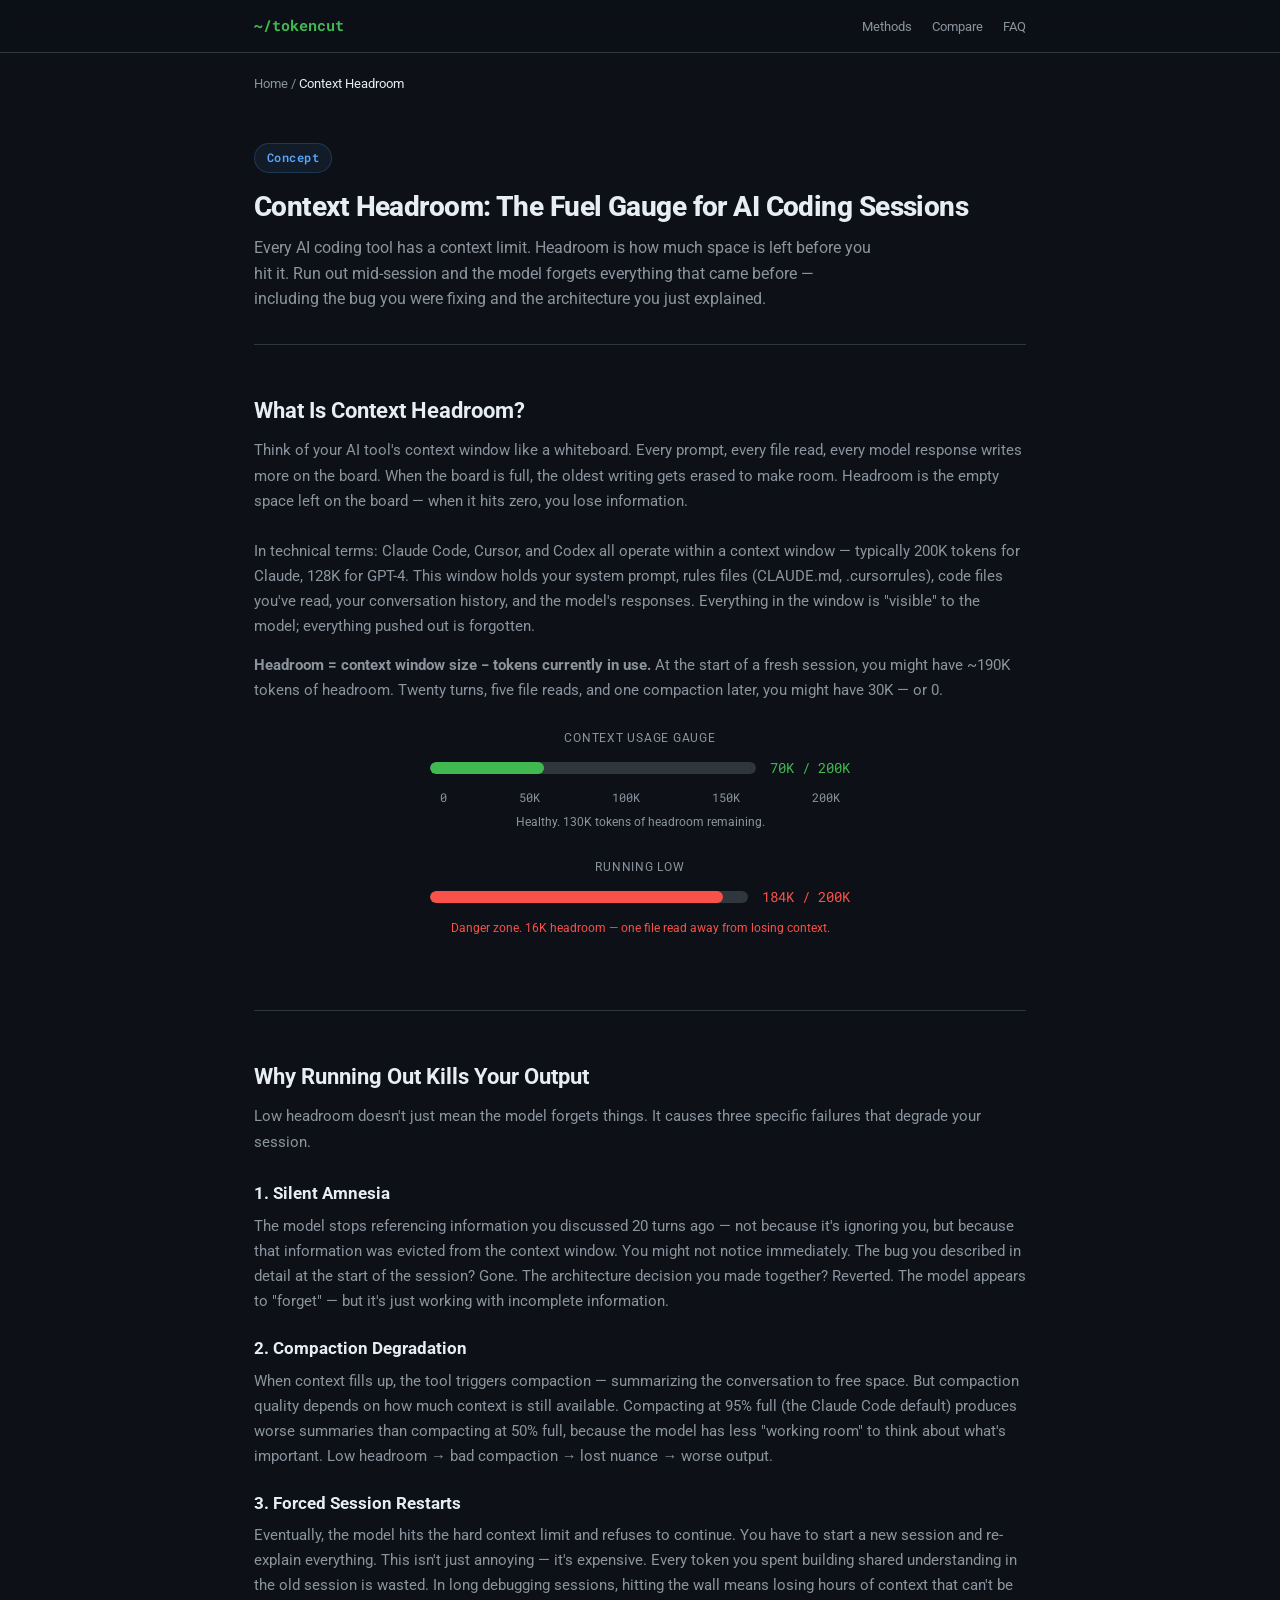
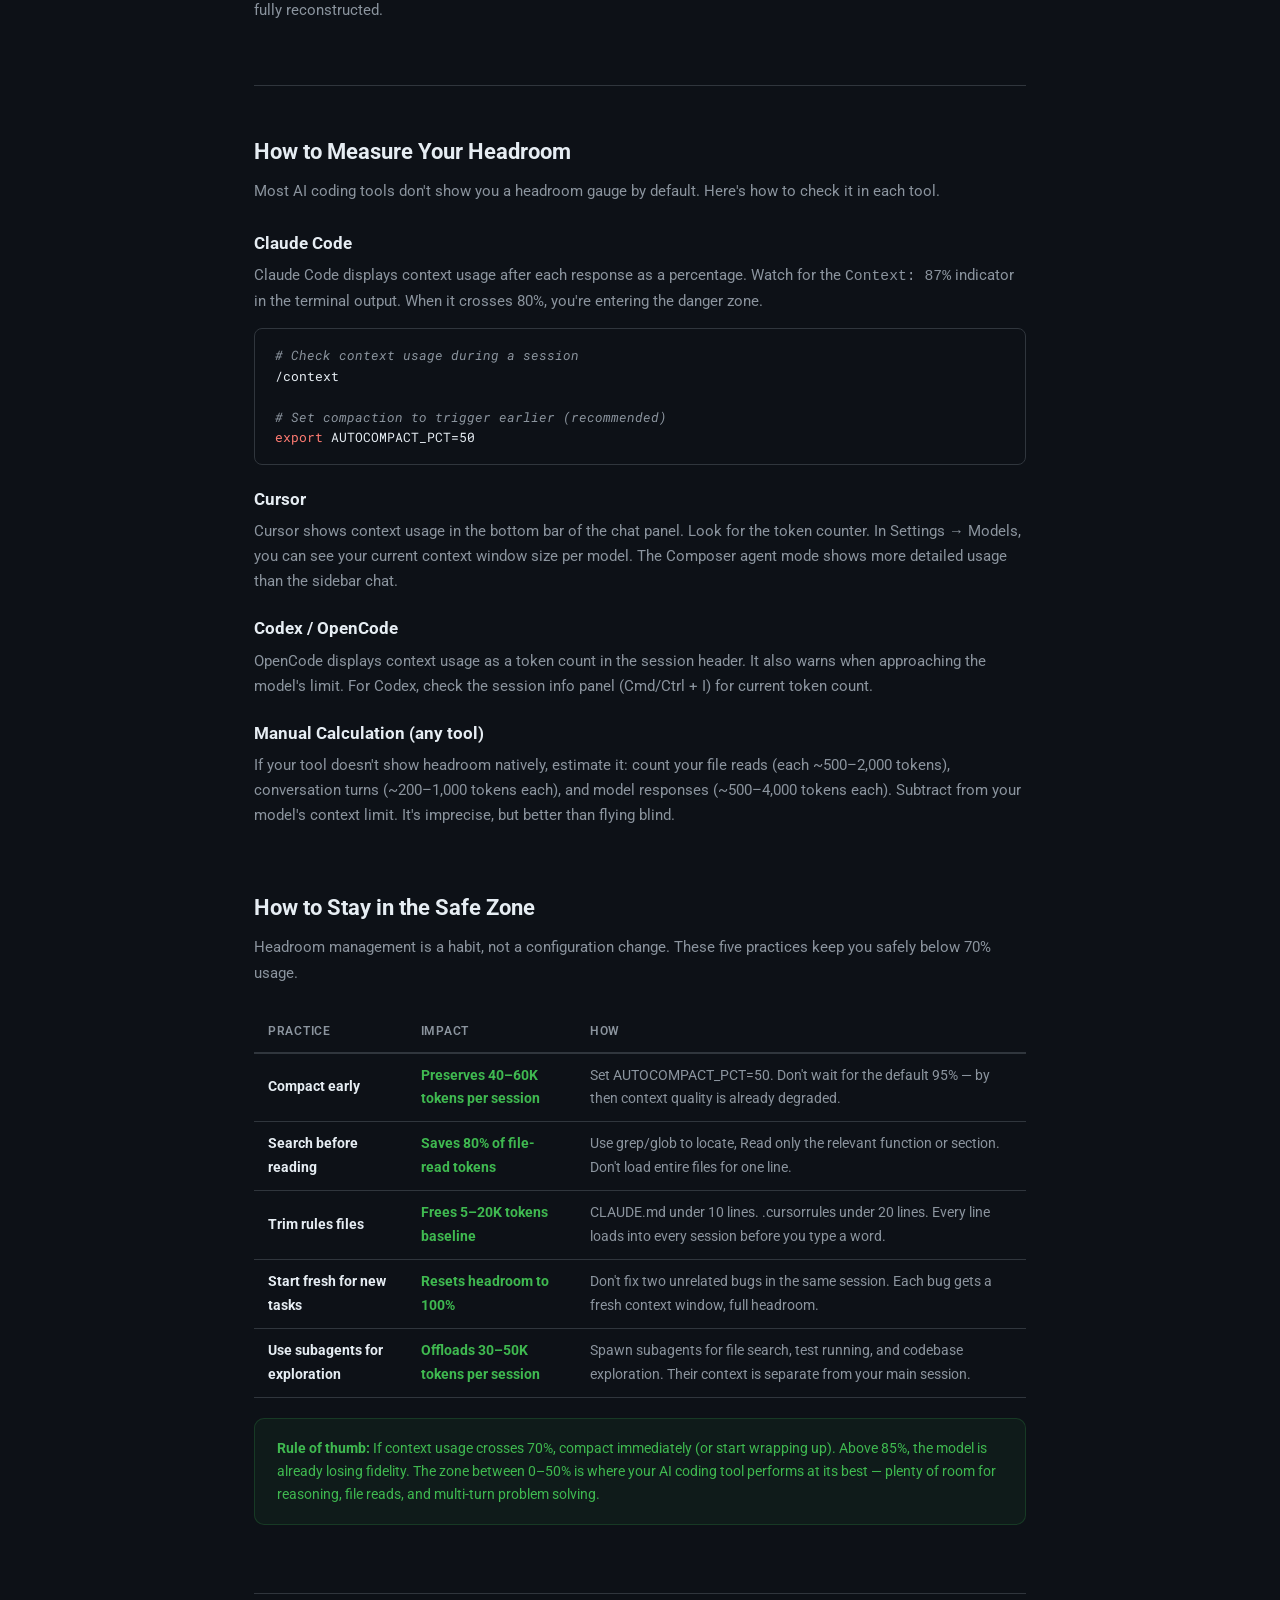
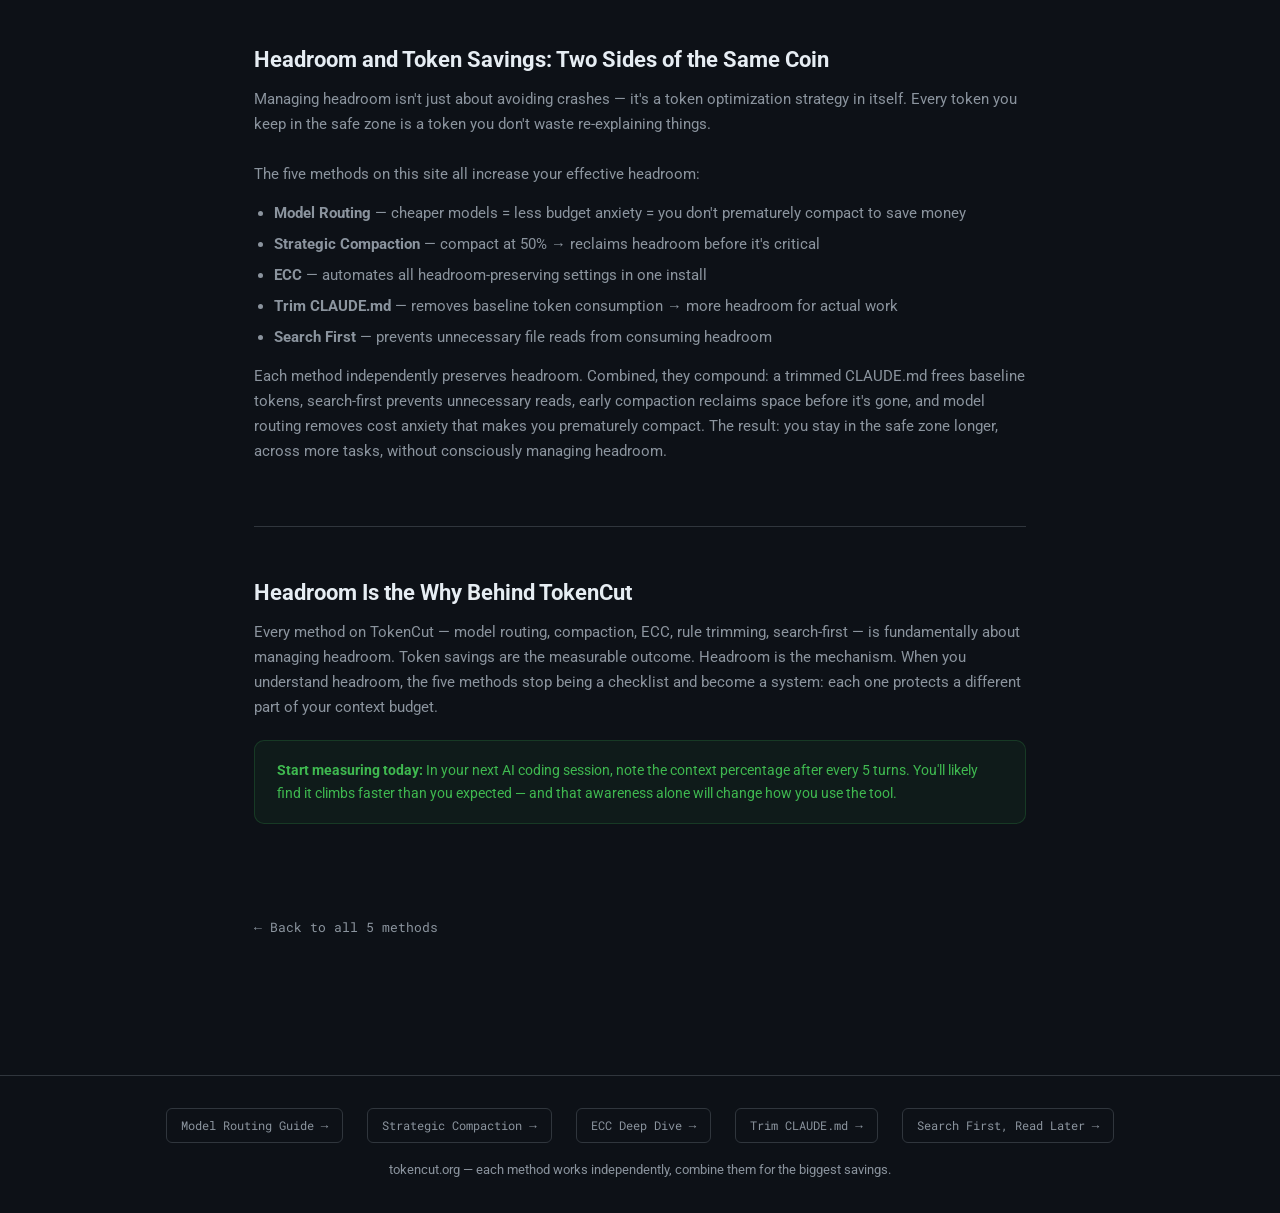
<file: context-headroom/index.html>
<!DOCTYPE html>
<html lang="en">
<head>
  <meta charset="UTF-8">
  <meta name="viewport" content="width=device-width, initial-scale=1.0">
  <meta name="msvalidate.01" content="7FF70277A3901FABDFB5647507DE4541">
  <meta name="description" content="Context headroom: how much room is left in your AI coding tool's context window before it overflows? Measure, monitor, and manage your token budget.">
  <title>Context Headroom — Don't Run Out of Token Space Mid-Session</title>
  <link rel="canonical" href="https://tokencut.org/context-headroom/">
  <meta name="robots" content="index, follow">
  <meta property="og:title" content="Context Headroom — Don't Run Out of Token Space Mid-Session">
  <meta property="og:description" content="What is context headroom, how to measure it, and why running out kills your output quality. Tools and techniques to stay in the safe zone.">
  <meta property="og:type" content="article">
  <meta property="og:url" content="https://tokencut.org/context-headroom/">
  <meta property="og:locale" content="en_US">
  <meta name="twitter:card" content="summary_large_image">
  <meta name="twitter:title" content="Context Headroom — Don't Run Out of Token Space Mid-Session">
  <meta name="twitter:description" content="Measure your context headroom before it runs out. The fuel gauge for your AI coding sessions.">
  <link rel="preconnect" href="https://fonts.googleapis.com">
  <link href="https://fonts.googleapis.com/css2?family=Google+Sans:wght@400;500;700&family=Roboto:wght@300;400;500;700&family=Roboto+Mono:wght@400;500&display=swap" rel="stylesheet" media="print" onload="this.media='all'">
  <noscript><link href="https://fonts.googleapis.com/css2?family=Google+Sans:wght@400;500;700&family=Roboto:wght@300;400;500;700&family=Roboto+Mono:wght@400;500&display=swap" rel="stylesheet"></noscript>
  <link rel="stylesheet" href="/style.css">
  <style>
    .gauge-wrap { text-align: center; margin: 24px 0; }
    .gauge-label { font-size: 0.78rem; color: var(--text-secondary); text-transform: uppercase; letter-spacing: 0.06em; margin-bottom: 8px; }
    .gauge-track { width: 100%; max-width: 400px; margin: 0 auto; height: 12px; background: var(--border); border-radius: 6px; overflow: hidden; }
    .gauge-fill { height: 100%; border-radius: 6px; transition: width 0.6s ease; }
    .gauge-fill.safe { background: var(--green); }
    .gauge-fill.warn { background: var(--orange); }
    .gauge-fill.danger { background: var(--red); }
    .gauge-legend { display: flex; justify-content: space-between; max-width: 400px; margin: 4px auto 0; font-size: 0.72rem; color: var(--text-secondary); font-family: var(--font-mono); }
  </style>
  <script type="application/ld+json">
  {
    "@context": "https://schema.org",
    "@type": "BreadcrumbList",
    "itemListElement": [
      { "@type": "ListItem", "position": 1, "name": "Home", "item": "https://tokencut.org/" },
      { "@type": "ListItem", "position": 2, "name": "Context Headroom Guide", "item": "https://tokencut.org/context-headroom/" }
    ]
  }
  </script>
  <script type="application/ld+json">
  {
    "@context": "https://schema.org",
    "@type": "Article",
    "headline": "Context Headroom — How to Measure and Manage Your Token Budget",
    "description": "What context headroom is, how to measure it, and why running out mid-session kills your output quality. Practical tools and techniques to stay in the safe zone.",
    "author": { "@type": "Person", "name": "TokenCut" },
    "datePublished": "2026-06-08",
    "dateModified": "2026-06-08",
    "url": "https://tokencut.org/context-headroom/",
    "isAccessibleForFree": true,
    "isPartOf": { "@type": "WebSite", "url": "https://tokencut.org/", "name": "TokenCut" },
    "sameAs": [
      "https://github.com/Jakeshadow/tokencut-ai"
    ]
  }
  </script>
  <script type="application/ld+json">
  {
    "@context": "https://schema.org",
    "@type": "Organization",
    "name": "TokenCut",
    "url": "https://tokencut.org",
    "description": "Free token counter and AI cost optimization guides — cut token usage 30-50%",
    "sameAs": [
      "https://github.com/Jakeshadow/tokencut-ai"
    ]
  }
  </script>
  <script type="application/ld+json">
  {
    "@context": "https://schema.org",
    "@type": "WebSite",
    "name": "TokenCut",
    "url": "https://tokencut.org",
    "description": "Count tokens, cut AI costs. Free token counter + model routing, strategic compaction, ECC guides.",
    "inLanguage": "en"
  }
  </script>
</head>
<body>

<nav>
  <div class="nav-inner">
    <span class="nav-logo"><a href="/">~/tokencut</a></span>
    <ul class="nav-links">
      <li><a href="/#methods">Methods</a></li>
      <li><a href="/#compare">Compare</a></li>
      <li><a href="/#faq">FAQ</a></li>
    </ul>
  </div>
</nav>

<main>

  <div class="breadcrumb"><a href="/">Home</a> / <span>Context Headroom</span></div>

  <section class="sub-hero">
    <div class="method-badge">Concept</div>
    <h1>Context Headroom: The Fuel Gauge for AI Coding Sessions</h1>
    <p class="subtitle">Every AI coding tool has a context limit. Headroom is how much space is left before you hit it. Run out mid-session and the model forgets everything that came before — including the bug you were fixing and the architecture you just explained.</p>
  </section>

  <!-- What is Headroom -->
  <section class="section">
    <h2>What Is Context Headroom?</h2>
    <p class="intro">Think of your AI tool's context window like a whiteboard. Every prompt, every file read, every model response writes more on the board. When the board is full, the oldest writing gets erased to make room. Headroom is the empty space left on the board — when it hits zero, you lose information.</p>

    <p>In technical terms: Claude Code, Cursor, and Codex all operate within a context window — typically 200K tokens for Claude, 128K for GPT-4. This window holds your system prompt, rules files (CLAUDE.md, .cursorrules), code files you've read, your conversation history, and the model's responses. Everything in the window is "visible" to the model; everything pushed out is forgotten.</p>

    <p><strong>Headroom = context window size − tokens currently in use.</strong> At the start of a fresh session, you might have ~190K tokens of headroom. Twenty turns, five file reads, and one compaction later, you might have 30K — or 0.</p>

    <div class="gauge-wrap">
      <div class="gauge-label">Context Usage Gauge</div>
      <div style="display:flex;gap:14px;align-items:center;max-width:420px;margin:0 auto 8px;">
        <div class="gauge-track"><div class="gauge-fill safe" style="width:35%"></div></div>
        <span style="font-family:var(--font-mono);font-size:0.85rem;color:var(--green);white-space:nowrap;">70K / 200K</span>
      </div>
      <div class="gauge-legend"><span>0</span><span>50K</span><span>100K</span><span>150K</span><span>200K</span></div>
      <p style="font-size:0.78rem;color:var(--text-secondary);margin-top:4px;">Healthy. 130K tokens of headroom remaining.</p>
    </div>

    <div class="gauge-wrap">
      <div class="gauge-label">Running Low</div>
      <div style="display:flex;gap:14px;align-items:center;max-width:420px;margin:0 auto 8px;">
        <div class="gauge-track"><div class="gauge-fill danger" style="width:92%"></div></div>
        <span style="font-family:var(--font-mono);font-size:0.85rem;color:var(--red);white-space:nowrap;">184K / 200K</span>
      </div>
      <p style="font-size:0.78rem;color:var(--red);margin-top:4px;">Danger zone. 16K headroom — one file read away from losing context.</p>
    </div>
  </section>

  <!-- Why Headroom Matters -->
  <section class="section">
    <h2>Why Running Out Kills Your Output</h2>
    <p class="intro">Low headroom doesn't just mean the model forgets things. It causes three specific failures that degrade your session.</p>

    <h3>1. Silent Amnesia</h3>
    <p>The model stops referencing information you discussed 20 turns ago — not because it's ignoring you, but because that information was evicted from the context window. You might not notice immediately. The bug you described in detail at the start of the session? Gone. The architecture decision you made together? Reverted. The model appears to "forget" — but it's just working with incomplete information.</p>

    <h3>2. Compaction Degradation</h3>
    <p>When context fills up, the tool triggers compaction — summarizing the conversation to free space. But compaction quality depends on how much context is still available. Compacting at 95% full (the Claude Code default) produces worse summaries than compacting at 50% full, because the model has less "working room" to think about what's important. Low headroom → bad compaction → lost nuance → worse output.</p>

    <h3>3. Forced Session Restarts</h3>
    <p>Eventually, the model hits the hard context limit and refuses to continue. You have to start a new session and re-explain everything. This isn't just annoying — it's expensive. Every token you spent building shared understanding in the old session is wasted. In long debugging sessions, hitting the wall means losing hours of context that can't be fully reconstructed.</p>
  </section>

  <!-- How to Measure -->
  <section class="section">
    <h2>How to Measure Your Headroom</h2>
    <p class="intro">Most AI coding tools don't show you a headroom gauge by default. Here's how to check it in each tool.</p>

    <h3>Claude Code</h3>
    <p>Claude Code displays context usage after each response as a percentage. Watch for the <code>Context: 87%</code> indicator in the terminal output. When it crosses 80%, you're entering the danger zone.</p>
    <div class="code-block">
      <span class="cm"># Check context usage during a session</span><br>
      /context<br><br>
      <span class="cm"># Set compaction to trigger earlier (recommended)</span><br>
      <span class="kw">export</span> AUTOCOMPACT_PCT=50
    </div>

    <h3>Cursor</h3>
    <p>Cursor shows context usage in the bottom bar of the chat panel. Look for the token counter. In Settings → Models, you can see your current context window size per model. The Composer agent mode shows more detailed usage than the sidebar chat.</p>

    <h3>Codex / OpenCode</h3>
    <p>OpenCode displays context usage as a token count in the session header. It also warns when approaching the model's limit. For Codex, check the session info panel (Cmd/Ctrl + I) for current token count.</p>

    <h3>Manual Calculation (any tool)</h3>
    <p>If your tool doesn't show headroom natively, estimate it: count your file reads (each ~500–2,000 tokens), conversation turns (~200–1,000 tokens each), and model responses (~500–4,000 tokens each). Subtract from your model's context limit. It's imprecise, but better than flying blind.</p>
  </div>

  <!-- How to Stay in the Safe Zone -->
  <section class="section">
    <h2>How to Stay in the Safe Zone</h2>
    <p class="intro">Headroom management is a habit, not a configuration change. These five practices keep you safely below 70% usage.</p>

    <table class="decision-table">
      <tr><th>Practice</th><th>Impact</th><th>How</th></tr>
      <tr>
        <td><strong>Compact early</strong></td>
        <td class="best">Preserves 40–60K tokens per session</td>
        <td>Set AUTOCOMPACT_PCT=50. Don't wait for the default 95% — by then context quality is already degraded.</td>
      </tr>
      <tr>
        <td><strong>Search before reading</strong></td>
        <td class="best">Saves 80% of file-read tokens</td>
        <td>Use grep/glob to locate, Read only the relevant function or section. Don't load entire files for one line.</td>
      </tr>
      <tr>
        <td><strong>Trim rules files</strong></td>
        <td class="best">Frees 5–20K tokens baseline</td>
        <td>CLAUDE.md under 10 lines. .cursorrules under 20 lines. Every line loads into every session before you type a word.</td>
      </tr>
      <tr>
        <td><strong>Start fresh for new tasks</strong></td>
        <td class="best">Resets headroom to 100%</td>
        <td>Don't fix two unrelated bugs in the same session. Each bug gets a fresh context window, full headroom.</td>
      </tr>
      <tr>
        <td><strong>Use subagents for exploration</strong></td>
        <td class="best">Offloads 30–50K tokens per session</td>
        <td>Spawn subagents for file search, test running, and codebase exploration. Their context is separate from your main session.</td>
      </tr>
    </table>

    <div class="tip-box">
      <strong>Rule of thumb:</strong> If context usage crosses 70%, compact immediately (or start wrapping up). Above 85%, the model is already losing fidelity. The zone between 0–50% is where your AI coding tool performs at its best — plenty of room for reasoning, file reads, and multi-turn problem solving.
    </div>
  </section>

  <!-- Headroom and Token Savings -->
  <section class="section">
    <h2>Headroom and Token Savings: Two Sides of the Same Coin</h2>
    <p class="intro">Managing headroom isn't just about avoiding crashes — it's a token optimization strategy in itself. Every token you keep in the safe zone is a token you don't waste re-explaining things.</p>

    <p>The five methods on this site all increase your effective headroom:</p>
    <ul>
      <li><strong>Model Routing</strong> — cheaper models = less budget anxiety = you don't prematurely compact to save money</li>
      <li><strong>Strategic Compaction</strong> — compact at 50% → reclaims headroom before it's critical</li>
      <li><strong>ECC</strong> — automates all headroom-preserving settings in one install</li>
      <li><strong>Trim CLAUDE.md</strong> — removes baseline token consumption → more headroom for actual work</li>
      <li><strong>Search First</strong> — prevents unnecessary file reads from consuming headroom</li>
    </ul>

    <p>Each method independently preserves headroom. Combined, they compound: a trimmed CLAUDE.md frees baseline tokens, search-first prevents unnecessary reads, early compaction reclaims space before it's gone, and model routing removes cost anxiety that makes you prematurely compact. The result: you stay in the safe zone longer, across more tasks, without consciously managing headroom.</p>
  </section>

  <!-- Connection to TokenCut -->
  <section class="section">
    <h2>Headroom Is the Why Behind TokenCut</h2>
    <p>Every method on TokenCut — model routing, compaction, ECC, rule trimming, search-first — is fundamentally about managing headroom. Token savings are the measurable outcome. Headroom is the mechanism. When you understand headroom, the five methods stop being a checklist and become a system: each one protects a different part of your context budget.</p>

    <div class="tip-box">
      <strong>Start measuring today:</strong> In your next AI coding session, note the context percentage after every 5 turns. You'll likely find it climbs faster than you expected — and that awareness alone will change how you use the tool.
    </div>
  </section>

  <a class="back-link" href="/">&#8592; Back to all 5 methods</a>

</main>

<footer>
  <div class="sub-hint">
    <a href="/model-routing/">Model Routing Guide &#8594;</a>
    <a href="/strategic-compaction/">Strategic Compaction &#8594;</a>
    <a href="/ecc-deep-dive/">ECC Deep Dive &#8594;</a>
    <a href="/trim-claude-md/">Trim CLAUDE.md &#8594;</a>
    <a href="/search-first-read-later/">Search First, Read Later &#8594;</a>
  </div>
  <p>tokencut.org &#8212; each method works independently, combine them for the biggest savings.</p>
</footer>

</body>
</html>
</file>
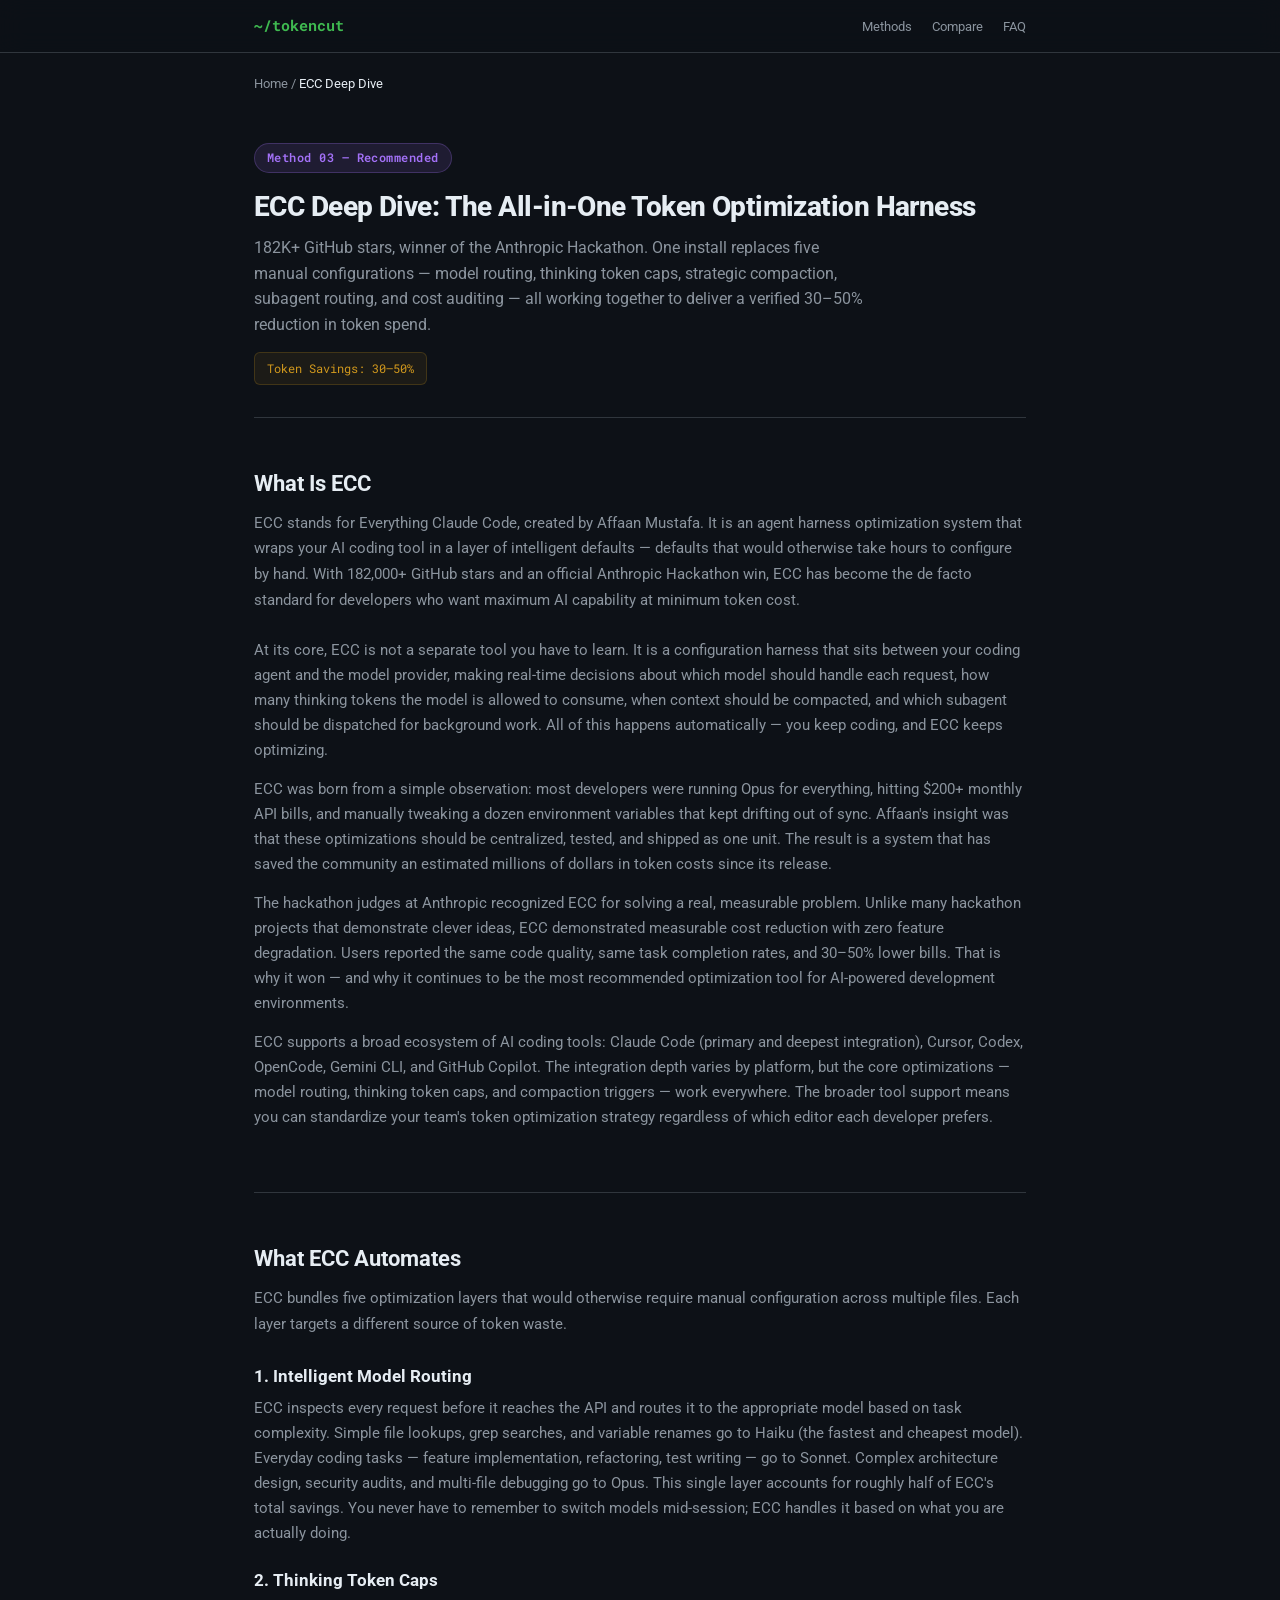
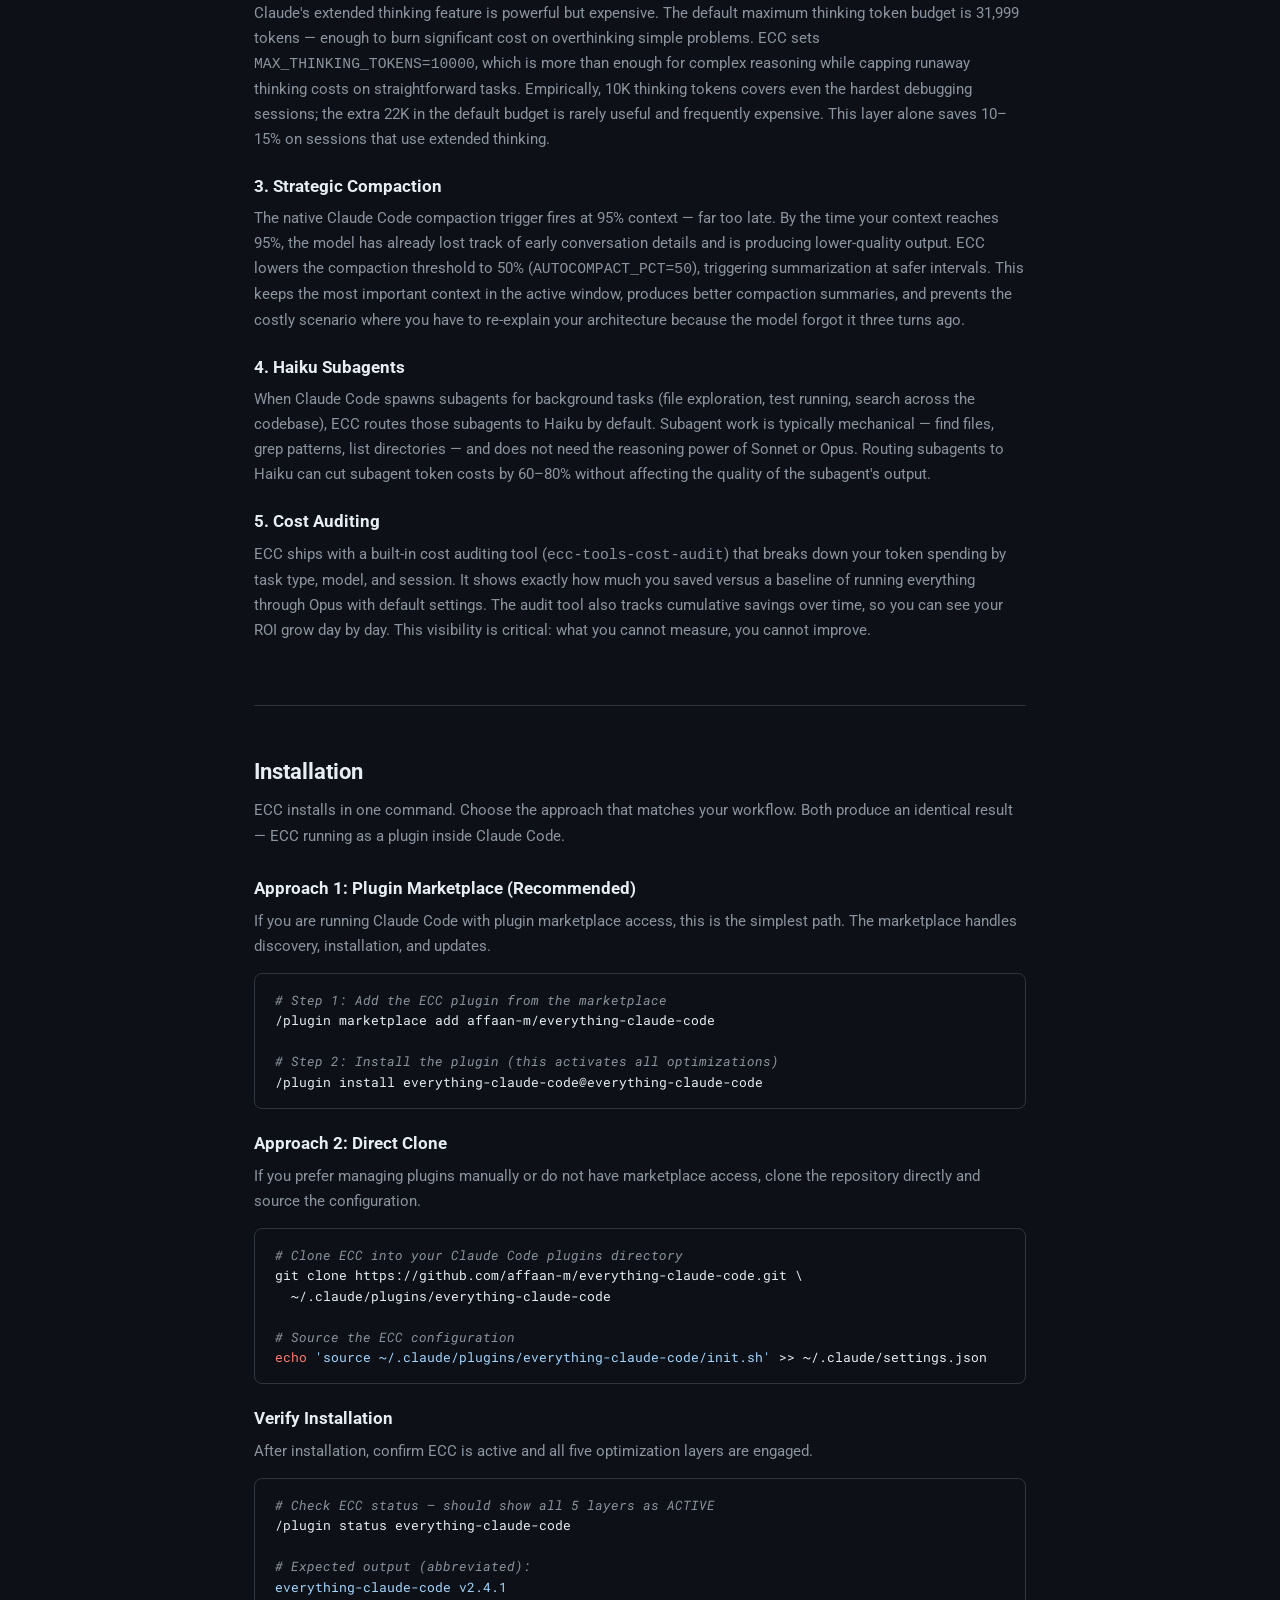
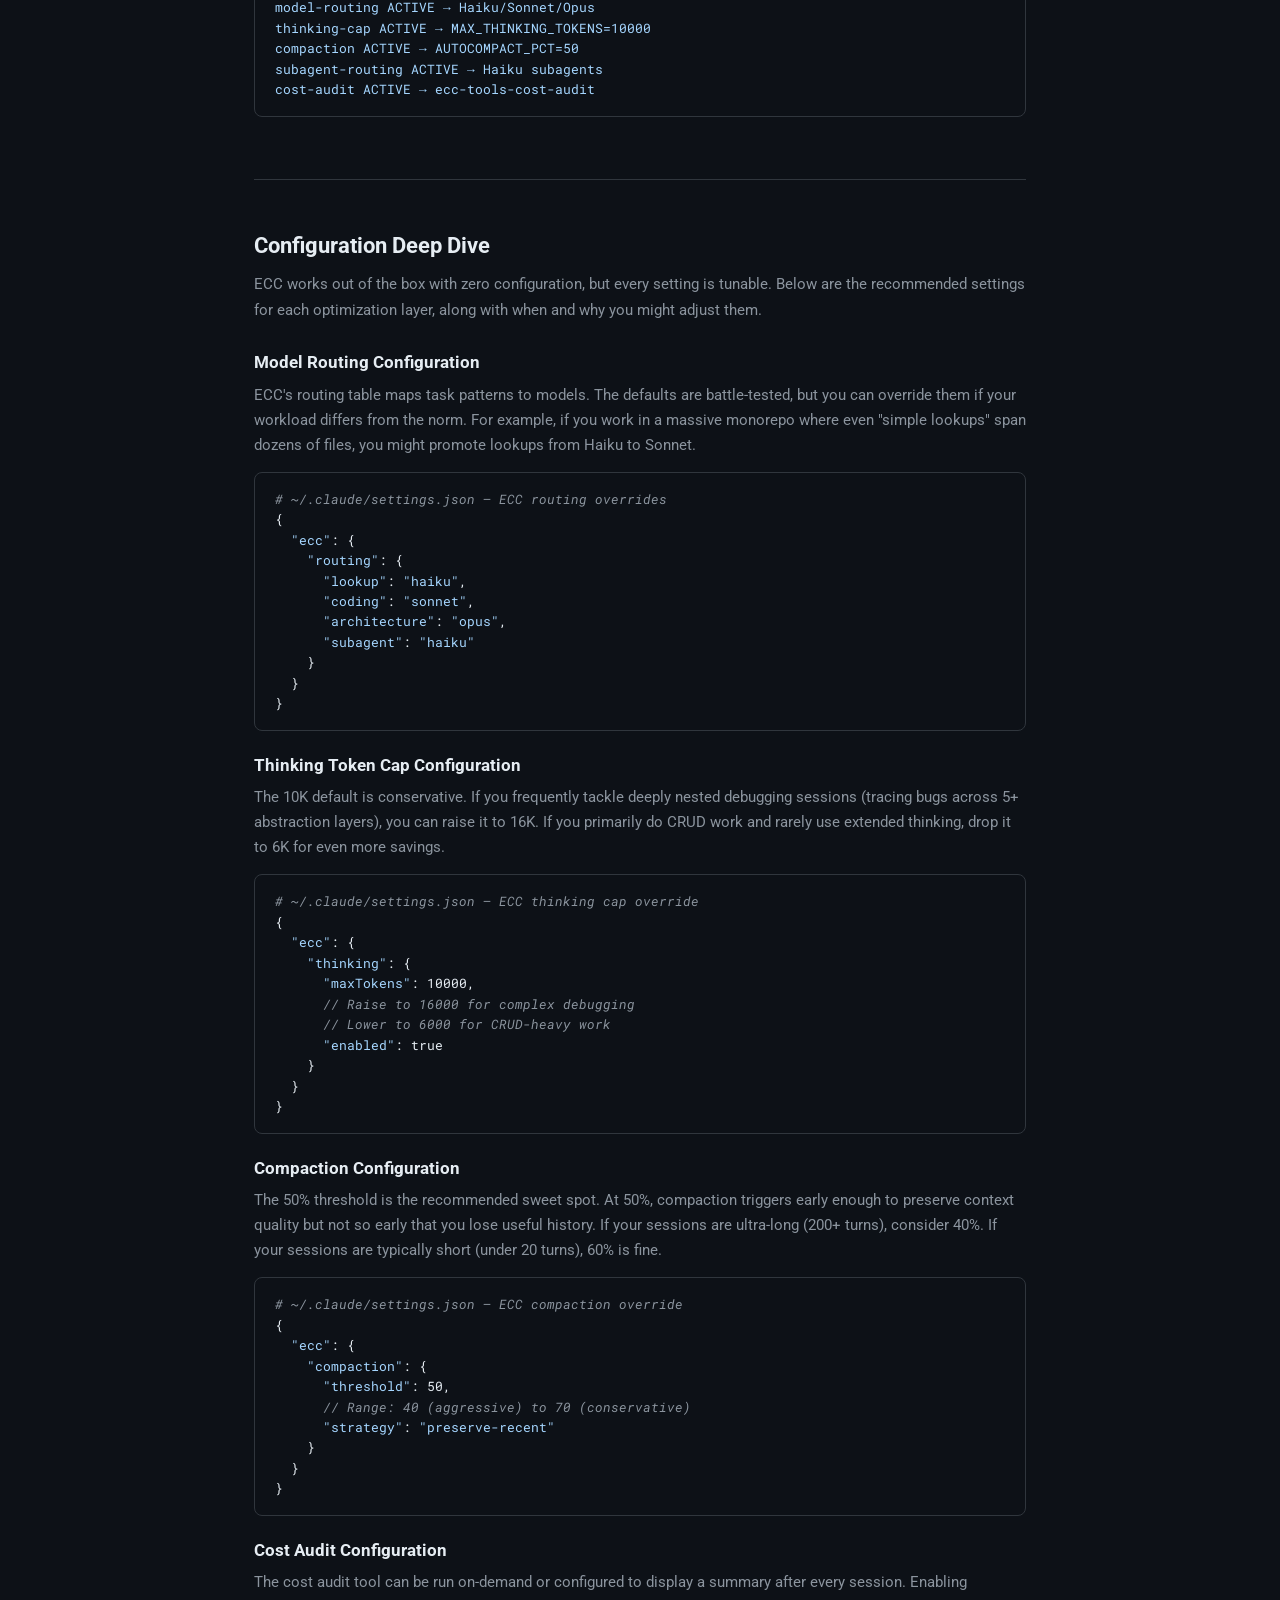
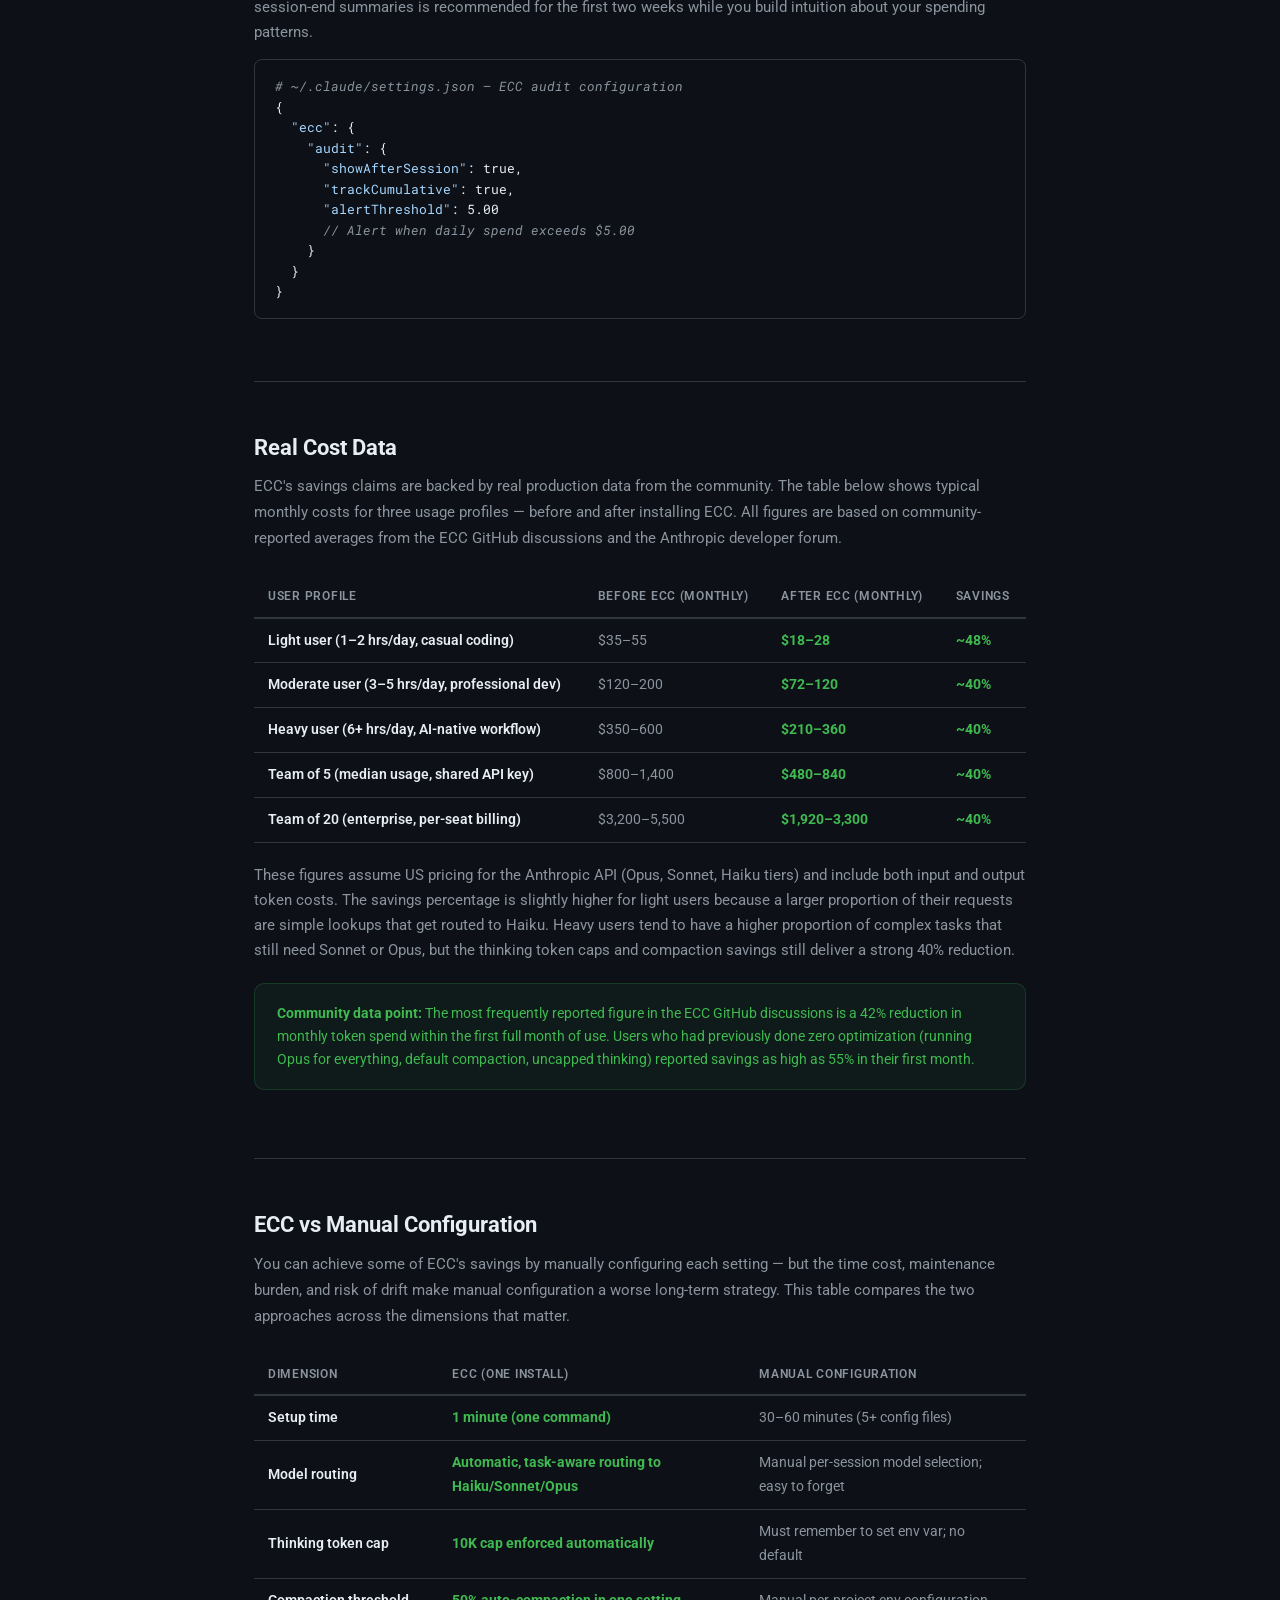
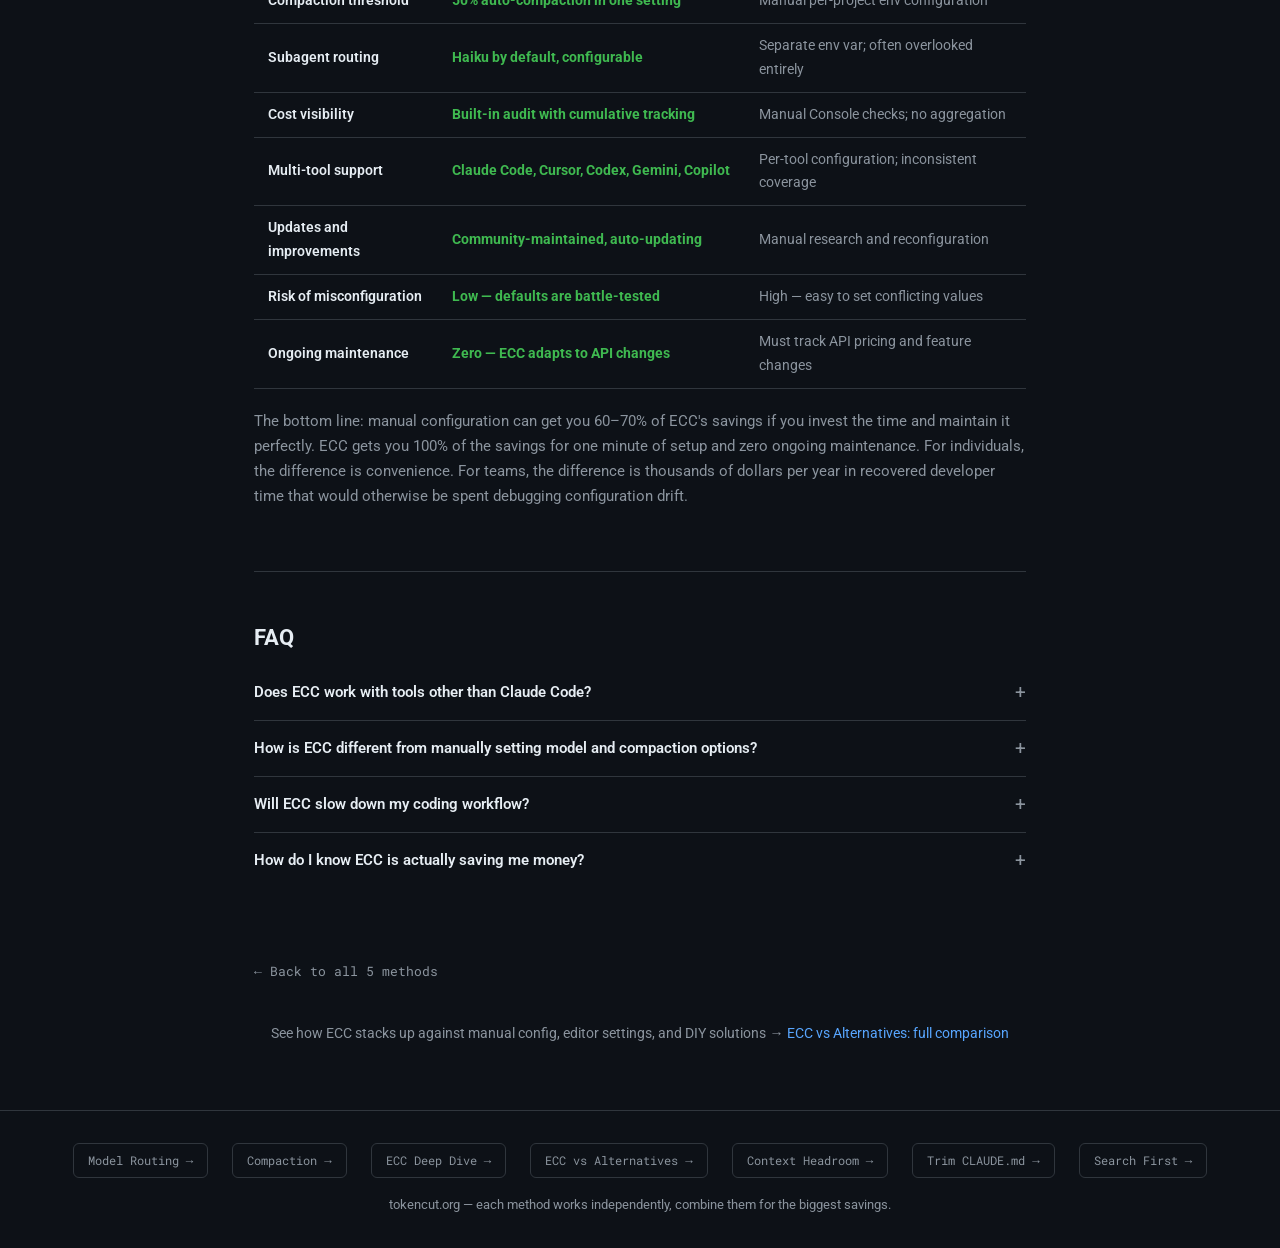
<file: ecc-deep-dive/index.html>
<!DOCTYPE html>
<html lang="en">
<head>
  <meta charset="UTF-8">
  <meta name="viewport" content="width=device-width, initial-scale=1.0">
  <meta name="msvalidate.01" content="7FF70277A3901FABDFB5647507DE4541">
  <meta name="description" content="ECC (Everything Claude Code) automates model routing, thinking caps, and compaction across Claude Code, Cursor, Codex, Gemini, Copilot. 30-50% token savings.">
  <title>ECC Deep Dive: 30-50% Token Savings with One Install</title>
  <link rel="canonical" href="https://tokencut.org/ecc-deep-dive/">
  <meta name="robots" content="index, follow">
  <meta property="og:title" content="ECC Deep Dive: 30-50% Token Savings with One Install">
  <meta property="og:description" content="ECC (Everything Claude Code) — 182K GitHub stars, Anthropic Hackathon winner. Automates model routing, thinking token caps, and compaction. Real production data: 30-50% token savings.">
  <meta property="og:type" content="article">
  <meta property="og:url" content="https://tokencut.org/ecc-deep-dive/">
  <meta property="og:locale" content="en_US">
  <meta name="twitter:card" content="summary_large_image">
  <meta name="twitter:title" content="ECC Deep Dive: 30-50% Token Savings with One Install">
  <meta name="twitter:description" content="ECC — 182K GitHub stars, Anthropic Hackathon winner. One install automates model routing, thinking caps, and compaction. 30-50% savings.">
  <link rel="preconnect" href="https://fonts.googleapis.com">
  <link href="https://fonts.googleapis.com/css2?family=Google+Sans:wght@400;500;700&family=Roboto:wght@300;400;500;700&family=Roboto+Mono:wght@400;500&display=swap" rel="stylesheet" media="print" onload="this.media='all'">
  <noscript><link href="https://fonts.googleapis.com/css2?family=Google+Sans:wght@400;500;700&family=Roboto:wght@300;400;500;700&family=Roboto+Mono:wght@400;500&display=swap" rel="stylesheet"></noscript>
  <link rel="stylesheet" href="/style.css">
  <script type="application/ld+json">
  {
    "@context": "https://schema.org",
    "@type": "BreadcrumbList",
    "itemListElement": [
      { "@type": "ListItem", "position": 1, "name": "Home", "item": "https://tokencut.org/" },
      { "@type": "ListItem", "position": 2, "name": "ECC Deep Dive", "item": "https://tokencut.org/ecc-deep-dive/" }
    ]
  }
  </script>
  <script type="application/ld+json">
  {
    "@context": "https://schema.org",
    "@type": "Article",
    "headline": "ECC Deep Dive: The All-in-One Token Optimization Harness",
    "description": "ECC (Everything Claude Code) — 182K GitHub stars, Anthropic Hackathon winner. Automates model routing, thinking token caps, and compaction. Works across Claude Code, Cursor, Codex, Gemini, and Copilot. Real production data: 30-50% token savings.",
    "author": { "@type": "Person", "name": "TokenCut" },
    "datePublished": "2026-06-03",
    "dateModified": "2026-06-03",
    "url": "https://tokencut.org/ecc-deep-dive/",
    "isAccessibleForFree": true,
    "isPartOf": { "@type": "WebSite", "url": "https://tokencut.org/", "name": "TokenCut" },
    "sameAs": [
      "https://github.com/Jakeshadow/tokencut-ai"
    ]
  }
  </script>
  <script type="application/ld+json">
  {
    "@context": "https://schema.org",
    "@type": "FAQPage",
    "mainEntity": [
      {
        "@type": "Question",
        "name": "Does ECC work with tools other than Claude Code?",
        "acceptedAnswer": { "@type": "Answer", "text": "Yes. ECC supports Claude Code (primary), Cursor, Codex, OpenCode, Gemini CLI, and GitHub Copilot. The model routing and thinking token caps adapt to each platform's capabilities. Cursor and Codex benefit most from the routing layer; Copilot and Gemini benefit from the compaction and token cap settings." }
      },
      {
        "@type": "Question",
        "name": "How is ECC different from manually setting model and compaction options?",
        "acceptedAnswer": { "@type": "Answer", "text": "Manual configuration requires you to remember and tune 5-8 separate settings across multiple files. ECC bundles them into one install with sane defaults that have been battle-tested across thousands of developer hours. It also adds features manual config cannot replicate: dynamic subagent routing, per-task cost auditing, and automatic fallback when a model is unavailable." }
      },
      {
        "@type": "Question",
        "name": "Will ECC slow down my coding workflow?",
        "acceptedAnswer": { "@type": "Answer", "text": "No. ECC operates at the configuration and routing layer, not between you and the model. Model routing decisions happen before the request is sent; thinking token caps are enforced server-side by the API; compaction triggers at the same intervals as native Claude Code. There is zero added latency. In practice, Haiku-routed lookups often feel faster because the lighter model responds quicker." }
      },
      {
        "@type": "Question",
        "name": "How do I know ECC is actually saving me money?",
        "acceptedAnswer": { "@type": "Answer", "text": "ECC includes a built-in cost audit command (ecc-tools-cost-audit) that shows per-session and per-task token breakdowns by model. It compares your actual spend against what you would have paid routing everything through Opus with default settings. The audit also shows cumulative savings over time, so you can track ROI across days, weeks, or months." }
      }
    ]
  }
  </script>
  <script type="application/ld+json">
  {
    "@context": "https://schema.org",
    "@type": "Organization",
    "name": "TokenCut",
    "url": "https://tokencut.org",
    "description": "Free token counter and AI cost optimization guides — cut token usage 30-50%",
    "sameAs": [
      "https://github.com/Jakeshadow/tokencut-ai"
    ]
  }
  </script>
  <script type="application/ld+json">
  {
    "@context": "https://schema.org",
    "@type": "WebSite",
    "name": "TokenCut",
    "url": "https://tokencut.org",
    "description": "Count tokens, cut AI costs. Free token counter + model routing, strategic compaction, ECC guides.",
    "inLanguage": "en"
  }
  </script>
</head>
<body>

<nav>
  <div class="nav-inner">
    <span class="nav-logo"><a href="/">~/tokencut</a></span>
    <ul class="nav-links">
      <li><a href="/#methods">Methods</a></li>
      <li><a href="/#compare">Compare</a></li>
      <li><a href="/#faq">FAQ</a></li>
    </ul>
  </div>
</nav>

<main>

  <!-- Breadcrumb -->
  <div class="breadcrumb"><a href="/">Home</a> / <span>ECC Deep Dive</span></div>

  <!-- Sub-hero -->
  <section class="sub-hero">
    <div class="method-badge rec">Method 03 — Recommended</div>
    <h1>ECC Deep Dive: The All-in-One Token Optimization Harness</h1>
    <p class="subtitle">182K+ GitHub stars, winner of the Anthropic Hackathon. One install replaces five manual configurations — model routing, thinking token caps, strategic compaction, subagent routing, and cost auditing — all working together to deliver a verified 30–50% reduction in token spend.</p>
    <div class="savings-tag">Token Savings: 30–50%</div>
  </section>

  <!-- What Is ECC -->
  <section class="section">
    <h2>What Is ECC</h2>
    <p class="intro">ECC stands for Everything Claude Code, created by Affaan Mustafa. It is an agent harness optimization system that wraps your AI coding tool in a layer of intelligent defaults — defaults that would otherwise take hours to configure by hand. With 182,000+ GitHub stars and an official Anthropic Hackathon win, ECC has become the de facto standard for developers who want maximum AI capability at minimum token cost.</p>

    <p>At its core, ECC is not a separate tool you have to learn. It is a configuration harness that sits between your coding agent and the model provider, making real-time decisions about which model should handle each request, how many thinking tokens the model is allowed to consume, when context should be compacted, and which subagent should be dispatched for background work. All of this happens automatically — you keep coding, and ECC keeps optimizing.</p>

    <p>ECC was born from a simple observation: most developers were running Opus for everything, hitting $200+ monthly API bills, and manually tweaking a dozen environment variables that kept drifting out of sync. Affaan's insight was that these optimizations should be centralized, tested, and shipped as one unit. The result is a system that has saved the community an estimated millions of dollars in token costs since its release.</p>

    <p>The hackathon judges at Anthropic recognized ECC for solving a real, measurable problem. Unlike many hackathon projects that demonstrate clever ideas, ECC demonstrated measurable cost reduction with zero feature degradation. Users reported the same code quality, same task completion rates, and 30–50% lower bills. That is why it won — and why it continues to be the most recommended optimization tool for AI-powered development environments.</p>

    <p>ECC supports a broad ecosystem of AI coding tools: Claude Code (primary and deepest integration), Cursor, Codex, OpenCode, Gemini CLI, and GitHub Copilot. The integration depth varies by platform, but the core optimizations — model routing, thinking token caps, and compaction triggers — work everywhere. The broader tool support means you can standardize your team's token optimization strategy regardless of which editor each developer prefers.</p>
  </section>

  <!-- What ECC Automates -->
  <section class="section">
    <h2>What ECC Automates</h2>
    <p class="intro">ECC bundles five optimization layers that would otherwise require manual configuration across multiple files. Each layer targets a different source of token waste.</p>

    <h3>1. Intelligent Model Routing</h3>
    <p>ECC inspects every request before it reaches the API and routes it to the appropriate model based on task complexity. Simple file lookups, grep searches, and variable renames go to Haiku (the fastest and cheapest model). Everyday coding tasks — feature implementation, refactoring, test writing — go to Sonnet. Complex architecture design, security audits, and multi-file debugging go to Opus. This single layer accounts for roughly half of ECC's total savings. You never have to remember to switch models mid-session; ECC handles it based on what you are actually doing.</p>

    <h3>2. Thinking Token Caps</h3>
    <p>Claude's extended thinking feature is powerful but expensive. The default maximum thinking token budget is 31,999 tokens — enough to burn significant cost on overthinking simple problems. ECC sets <code>MAX_THINKING_TOKENS=10000</code>, which is more than enough for complex reasoning while capping runaway thinking costs on straightforward tasks. Empirically, 10K thinking tokens covers even the hardest debugging sessions; the extra 22K in the default budget is rarely useful and frequently expensive. This layer alone saves 10–15% on sessions that use extended thinking.</p>

    <h3>3. Strategic Compaction</h3>
    <p>The native Claude Code compaction trigger fires at 95% context — far too late. By the time your context reaches 95%, the model has already lost track of early conversation details and is producing lower-quality output. ECC lowers the compaction threshold to 50% (<code>AUTOCOMPACT_PCT=50</code>), triggering summarization at safer intervals. This keeps the most important context in the active window, produces better compaction summaries, and prevents the costly scenario where you have to re-explain your architecture because the model forgot it three turns ago.</p>

    <h3>4. Haiku Subagents</h3>
    <p>When Claude Code spawns subagents for background tasks (file exploration, test running, search across the codebase), ECC routes those subagents to Haiku by default. Subagent work is typically mechanical — find files, grep patterns, list directories — and does not need the reasoning power of Sonnet or Opus. Routing subagents to Haiku can cut subagent token costs by 60–80% without affecting the quality of the subagent's output.</p>

    <h3>5. Cost Auditing</h3>
    <p>ECC ships with a built-in cost auditing tool (<code>ecc-tools-cost-audit</code>) that breaks down your token spending by task type, model, and session. It shows exactly how much you saved versus a baseline of running everything through Opus with default settings. The audit tool also tracks cumulative savings over time, so you can see your ROI grow day by day. This visibility is critical: what you cannot measure, you cannot improve.</p>
  </section>

  <!-- Installation -->
  <section class="section">
    <h2>Installation</h2>
    <p class="intro">ECC installs in one command. Choose the approach that matches your workflow. Both produce an identical result — ECC running as a plugin inside Claude Code.</p>

    <h3>Approach 1: Plugin Marketplace (Recommended)</h3>
    <p>If you are running Claude Code with plugin marketplace access, this is the simplest path. The marketplace handles discovery, installation, and updates.</p>
    <div class="code-block">
      <span class="cm"># Step 1: Add the ECC plugin from the marketplace</span><br>
      /plugin marketplace add affaan-m/everything-claude-code<br><br>
      <span class="cm"># Step 2: Install the plugin (this activates all optimizations)</span><br>
      /plugin install everything-claude-code@everything-claude-code
    </div>

    <h3>Approach 2: Direct Clone</h3>
    <p>If you prefer managing plugins manually or do not have marketplace access, clone the repository directly and source the configuration.</p>
    <div class="code-block">
      <span class="cm"># Clone ECC into your Claude Code plugins directory</span><br>
      git clone https://github.com/affaan-m/everything-claude-code.git \<br>
      &nbsp;&nbsp;~/.claude/plugins/everything-claude-code<br><br>
      <span class="cm"># Source the ECC configuration</span><br>
      <span class="kw">echo</span> <span class="st">'source ~/.claude/plugins/everything-claude-code/init.sh'</span> >> ~/.claude/settings.json
    </div>

    <h3>Verify Installation</h3>
    <p>After installation, confirm ECC is active and all five optimization layers are engaged.</p>
    <div class="code-block">
      <span class="cm"># Check ECC status — should show all 5 layers as ACTIVE</span><br>
      /plugin status everything-claude-code<br><br>
      <span class="cm"># Expected output (abbreviated):</span><br>
      <span class="st">everything-claude-code v2.4.1</span><br>
      <span class="st">  model-routing      ACTIVE  → Haiku/Sonnet/Opus</span><br>
      <span class="st">  thinking-cap       ACTIVE  → MAX_THINKING_TOKENS=10000</span><br>
      <span class="st">  compaction         ACTIVE  → AUTOCOMPACT_PCT=50</span><br>
      <span class="st">  subagent-routing   ACTIVE  → Haiku subagents</span><br>
      <span class="st">  cost-audit         ACTIVE  → ecc-tools-cost-audit</span>
    </div>
  </section>

  <!-- Configuration Deep Dive -->
  <section class="section">
    <h2>Configuration Deep Dive</h2>
    <p class="intro">ECC works out of the box with zero configuration, but every setting is tunable. Below are the recommended settings for each optimization layer, along with when and why you might adjust them.</p>

    <h3>Model Routing Configuration</h3>
    <p>ECC's routing table maps task patterns to models. The defaults are battle-tested, but you can override them if your workload differs from the norm. For example, if you work in a massive monorepo where even "simple lookups" span dozens of files, you might promote lookups from Haiku to Sonnet.</p>
    <div class="code-block">
      <span class="cm"># ~/.claude/settings.json — ECC routing overrides</span><br>
      {<br>
      &nbsp;&nbsp;<span class="st">"ecc"</span>: {<br>
      &nbsp;&nbsp;&nbsp;&nbsp;<span class="st">"routing"</span>: {<br>
      &nbsp;&nbsp;&nbsp;&nbsp;&nbsp;&nbsp;<span class="st">"lookup"</span>: <span class="st">"haiku"</span>,<br>
      &nbsp;&nbsp;&nbsp;&nbsp;&nbsp;&nbsp;<span class="st">"coding"</span>: <span class="st">"sonnet"</span>,<br>
      &nbsp;&nbsp;&nbsp;&nbsp;&nbsp;&nbsp;<span class="st">"architecture"</span>: <span class="st">"opus"</span>,<br>
      &nbsp;&nbsp;&nbsp;&nbsp;&nbsp;&nbsp;<span class="st">"subagent"</span>: <span class="st">"haiku"</span><br>
      &nbsp;&nbsp;&nbsp;&nbsp;}<br>
      &nbsp;&nbsp;}<br>
      }
    </div>

    <h3>Thinking Token Cap Configuration</h3>
    <p>The 10K default is conservative. If you frequently tackle deeply nested debugging sessions (tracing bugs across 5+ abstraction layers), you can raise it to 16K. If you primarily do CRUD work and rarely use extended thinking, drop it to 6K for even more savings.</p>
    <div class="code-block">
      <span class="cm"># ~/.claude/settings.json — ECC thinking cap override</span><br>
      {<br>
      &nbsp;&nbsp;<span class="st">"ecc"</span>: {<br>
      &nbsp;&nbsp;&nbsp;&nbsp;<span class="st">"thinking"</span>: {<br>
      &nbsp;&nbsp;&nbsp;&nbsp;&nbsp;&nbsp;<span class="st">"maxTokens"</span>: 10000,<br>
      &nbsp;&nbsp;&nbsp;&nbsp;&nbsp;&nbsp;<span class="cm">// Raise to 16000 for complex debugging</span><br>
      &nbsp;&nbsp;&nbsp;&nbsp;&nbsp;&nbsp;<span class="cm">// Lower to 6000 for CRUD-heavy work</span><br>
      &nbsp;&nbsp;&nbsp;&nbsp;&nbsp;&nbsp;<span class="st">"enabled"</span>: true<br>
      &nbsp;&nbsp;&nbsp;&nbsp;}<br>
      &nbsp;&nbsp;}<br>
      }
    </div>

    <h3>Compaction Configuration</h3>
    <p>The 50% threshold is the recommended sweet spot. At 50%, compaction triggers early enough to preserve context quality but not so early that you lose useful history. If your sessions are ultra-long (200+ turns), consider 40%. If your sessions are typically short (under 20 turns), 60% is fine.</p>
    <div class="code-block">
      <span class="cm"># ~/.claude/settings.json — ECC compaction override</span><br>
      {<br>
      &nbsp;&nbsp;<span class="st">"ecc"</span>: {<br>
      &nbsp;&nbsp;&nbsp;&nbsp;<span class="st">"compaction"</span>: {<br>
      &nbsp;&nbsp;&nbsp;&nbsp;&nbsp;&nbsp;<span class="st">"threshold"</span>: 50,<br>
      &nbsp;&nbsp;&nbsp;&nbsp;&nbsp;&nbsp;<span class="cm">// Range: 40 (aggressive) to 70 (conservative)</span><br>
      &nbsp;&nbsp;&nbsp;&nbsp;&nbsp;&nbsp;<span class="st">"strategy"</span>: <span class="st">"preserve-recent"</span><br>
      &nbsp;&nbsp;&nbsp;&nbsp;}<br>
      &nbsp;&nbsp;}<br>
      }
    </div>

    <h3>Cost Audit Configuration</h3>
    <p>The cost audit tool can be run on-demand or configured to display a summary after every session. Enabling session-end summaries is recommended for the first two weeks while you build intuition about your spending patterns.</p>
    <div class="code-block">
      <span class="cm"># ~/.claude/settings.json — ECC audit configuration</span><br>
      {<br>
      &nbsp;&nbsp;<span class="st">"ecc"</span>: {<br>
      &nbsp;&nbsp;&nbsp;&nbsp;<span class="st">"audit"</span>: {<br>
      &nbsp;&nbsp;&nbsp;&nbsp;&nbsp;&nbsp;<span class="st">"showAfterSession"</span>: true,<br>
      &nbsp;&nbsp;&nbsp;&nbsp;&nbsp;&nbsp;<span class="st">"trackCumulative"</span>: true,<br>
      &nbsp;&nbsp;&nbsp;&nbsp;&nbsp;&nbsp;<span class="st">"alertThreshold"</span>: 5.00<br>
      &nbsp;&nbsp;&nbsp;&nbsp;&nbsp;&nbsp;<span class="cm">// Alert when daily spend exceeds $5.00</span><br>
      &nbsp;&nbsp;&nbsp;&nbsp;}<br>
      &nbsp;&nbsp;}<br>
      }
    </div>
  </section>

  <!-- Real Cost Data -->
  <section class="section">
    <h2>Real Cost Data</h2>
    <p class="intro">ECC's savings claims are backed by real production data from the community. The table below shows typical monthly costs for three usage profiles — before and after installing ECC. All figures are based on community-reported averages from the ECC GitHub discussions and the Anthropic developer forum.</p>

    <table class="decision-table">
      <tr><th>User Profile</th><th>Before ECC (monthly)</th><th>After ECC (monthly)</th><th>Savings</th></tr>
      <tr><td>Light user (1–2 hrs/day, casual coding)</td><td>$35–55</td><td class="best">$18–28</td><td class="best">~48%</td></tr>
      <tr><td>Moderate user (3–5 hrs/day, professional dev)</td><td>$120–200</td><td class="best">$72–120</td><td class="best">~40%</td></tr>
      <tr><td>Heavy user (6+ hrs/day, AI-native workflow)</td><td>$350–600</td><td class="best">$210–360</td><td class="best">~40%</td></tr>
      <tr><td>Team of 5 (median usage, shared API key)</td><td>$800–1,400</td><td class="best">$480–840</td><td class="best">~40%</td></tr>
      <tr><td>Team of 20 (enterprise, per-seat billing)</td><td>$3,200–5,500</td><td class="best">$1,920–3,300</td><td class="best">~40%</td></tr>
    </table>

    <p>These figures assume US pricing for the Anthropic API (Opus, Sonnet, Haiku tiers) and include both input and output token costs. The savings percentage is slightly higher for light users because a larger proportion of their requests are simple lookups that get routed to Haiku. Heavy users tend to have a higher proportion of complex tasks that still need Sonnet or Opus, but the thinking token caps and compaction savings still deliver a strong 40% reduction.</p>

    <div class="tip-box">
      <strong>Community data point:</strong> The most frequently reported figure in the ECC GitHub discussions is a 42% reduction in monthly token spend within the first full month of use. Users who had previously done zero optimization (running Opus for everything, default compaction, uncapped thinking) reported savings as high as 55% in their first month.
    </div>
  </section>

  <!-- ECC vs Manual Configuration -->
  <section class="section">
    <h2>ECC vs Manual Configuration</h2>
    <p class="intro">You can achieve some of ECC's savings by manually configuring each setting — but the time cost, maintenance burden, and risk of drift make manual configuration a worse long-term strategy. This table compares the two approaches across the dimensions that matter.</p>

    <table class="decision-table">
      <tr><th>Dimension</th><th>ECC (One Install)</th><th>Manual Configuration</th></tr>
      <tr><td>Setup time</td><td class="best">1 minute (one command)</td><td>30–60 minutes (5+ config files)</td></tr>
      <tr><td>Model routing</td><td class="best">Automatic, task-aware routing to Haiku/Sonnet/Opus</td><td>Manual per-session model selection; easy to forget</td></tr>
      <tr><td>Thinking token cap</td><td class="best">10K cap enforced automatically</td><td>Must remember to set env var; no default</td></tr>
      <tr><td>Compaction threshold</td><td class="best">50% auto-compaction in one setting</td><td>Manual per-project env configuration</td></tr>
      <tr><td>Subagent routing</td><td class="best">Haiku by default, configurable</td><td>Separate env var; often overlooked entirely</td></tr>
      <tr><td>Cost visibility</td><td class="best">Built-in audit with cumulative tracking</td><td>Manual Console checks; no aggregation</td></tr>
      <tr><td>Multi-tool support</td><td class="best">Claude Code, Cursor, Codex, Gemini, Copilot</td><td>Per-tool configuration; inconsistent coverage</td></tr>
      <tr><td>Updates and improvements</td><td class="best">Community-maintained, auto-updating</td><td>Manual research and reconfiguration</td></tr>
      <tr><td>Risk of misconfiguration</td><td class="best">Low — defaults are battle-tested</td><td>High — easy to set conflicting values</td></tr>
      <tr><td>Ongoing maintenance</td><td class="best">Zero — ECC adapts to API changes</td><td>Must track API pricing and feature changes</td></tr>
    </table>

    <p>The bottom line: manual configuration can get you 60–70% of ECC's savings if you invest the time and maintain it perfectly. ECC gets you 100% of the savings for one minute of setup and zero ongoing maintenance. For individuals, the difference is convenience. For teams, the difference is thousands of dollars per year in recovered developer time that would otherwise be spent debugging configuration drift.</p>
  </section>

  <!-- FAQ -->
  <section class="section">
    <h2>FAQ</h2>

    <div class="faq-item">
      <button class="faq-q">Does ECC work with tools other than Claude Code?</button>
      <div class="faq-a"><p>Yes. ECC supports Claude Code (primary and deepest integration), Cursor, Codex, OpenCode, Gemini CLI, and GitHub Copilot. The model routing and thinking token caps adapt to each platform's capabilities. Cursor and Codex benefit most from the routing layer, which maps their internal model names to the ECC routing table. Copilot and Gemini benefit from the compaction and token cap settings. The installation is the same regardless of which tool you use — ECC detects your environment and applies the appropriate optimizations for each supported platform.</p></div>
    </div>

    <div class="faq-item">
      <button class="faq-q">How is ECC different from manually setting model and compaction options?</button>
      <div class="faq-a"><p>Manual configuration requires you to remember and tune five to eight separate settings across multiple files (settings.json, environment variables, per-project overrides). ECC bundles them into one install with defaults that have been battle-tested across thousands of developer hours. More importantly, ECC adds capabilities that manual configuration cannot replicate: dynamic task-aware model routing that inspects your prompt before deciding which model to use, per-task cost auditing with cumulative tracking, and automatic fallback routing when a requested model is unavailable or rate-limited. Manual configuration is a static set of rules; ECC is an adaptive optimization layer.</p></div>
    </div>

    <div class="faq-item">
      <button class="faq-q">Will ECC slow down my coding workflow?</button>
      <div class="faq-a"><p>No. ECC operates at the configuration and routing layer — it does not sit between you and the model adding latency. Model routing decisions happen in microseconds before the request is sent. Thinking token caps are enforced server-side by the API, not by ECC adding overhead. Compaction triggers at the same intervals as native Claude Code; ECC just changes the threshold number. There is zero added latency to any request. In practice, many users report that Haiku-routed lookups feel faster than their previous workflow because the lighter model responds more quickly than Opus would for the same simple query.</p></div>
    </div>

    <div class="faq-item">
      <button class="faq-q">How do I know ECC is actually saving me money?</button>
      <div class="faq-a"><p>ECC includes a built-in cost audit command: run <code>/ecc-tools-cost-audit</code> to see a detailed breakdown of your token spending by task type, model, and session. The audit compares your actual spend against a simulated baseline of what you would have paid routing everything through Opus with default settings. It also tracks cumulative savings over time — so you can see your total dollars saved across days, weeks, or months. The audit tool is transparent about its methodology: it uses the same Anthropic API pricing data that your billing dashboard uses, and it attributes costs to specific requests so you can verify the numbers yourself. For teams, the audit can be exported as JSON for integration with internal cost-tracking dashboards.</p></div>
    </div>
  </section>

  <!-- Back link -->
  <a class="back-link" href="/">&#8592; Back to all 5 methods</a>
  <p style="text-align:center;font-size:0.88rem;color:var(--text-secondary);margin-top:16px;">See how ECC stacks up against manual config, editor settings, and DIY solutions → <a href="/ecc-vs-alternatives/">ECC vs Alternatives: full comparison</a></p>

</main>

<footer>
  <div class="sub-hint">
    <a href="/model-routing/">Model Routing →</a>
    <a href="/strategic-compaction/">Compaction →</a>
    <a href="/ecc-deep-dive/">ECC Deep Dive →</a>
    <a href="/ecc-vs-alternatives/">ECC vs Alternatives →</a>
    <a href="/context-headroom/">Context Headroom →</a>
    <a href="/trim-claude-md/">Trim CLAUDE.md →</a>
    <a href="/search-first-read-later/">Search First →</a>
  </div>
  <p>tokencut.org &#8212; each method works independently, combine them for the biggest savings.</p>
</footer>

<script>
  document.querySelectorAll('.faq-q').forEach(function(btn) {
    btn.addEventListener('click', function() {
      var answer = this.nextElementSibling;
      var isOpen = this.classList.contains('open');
      document.querySelectorAll('.faq-q').forEach(function(b) { b.classList.remove('open'); });
      document.querySelectorAll('.faq-a').forEach(function(a) { a.classList.remove('open'); });
      if (!isOpen) { this.classList.add('open'); answer.classList.add('open'); }
    });
  });
</script>

</body>
</html>
</file>
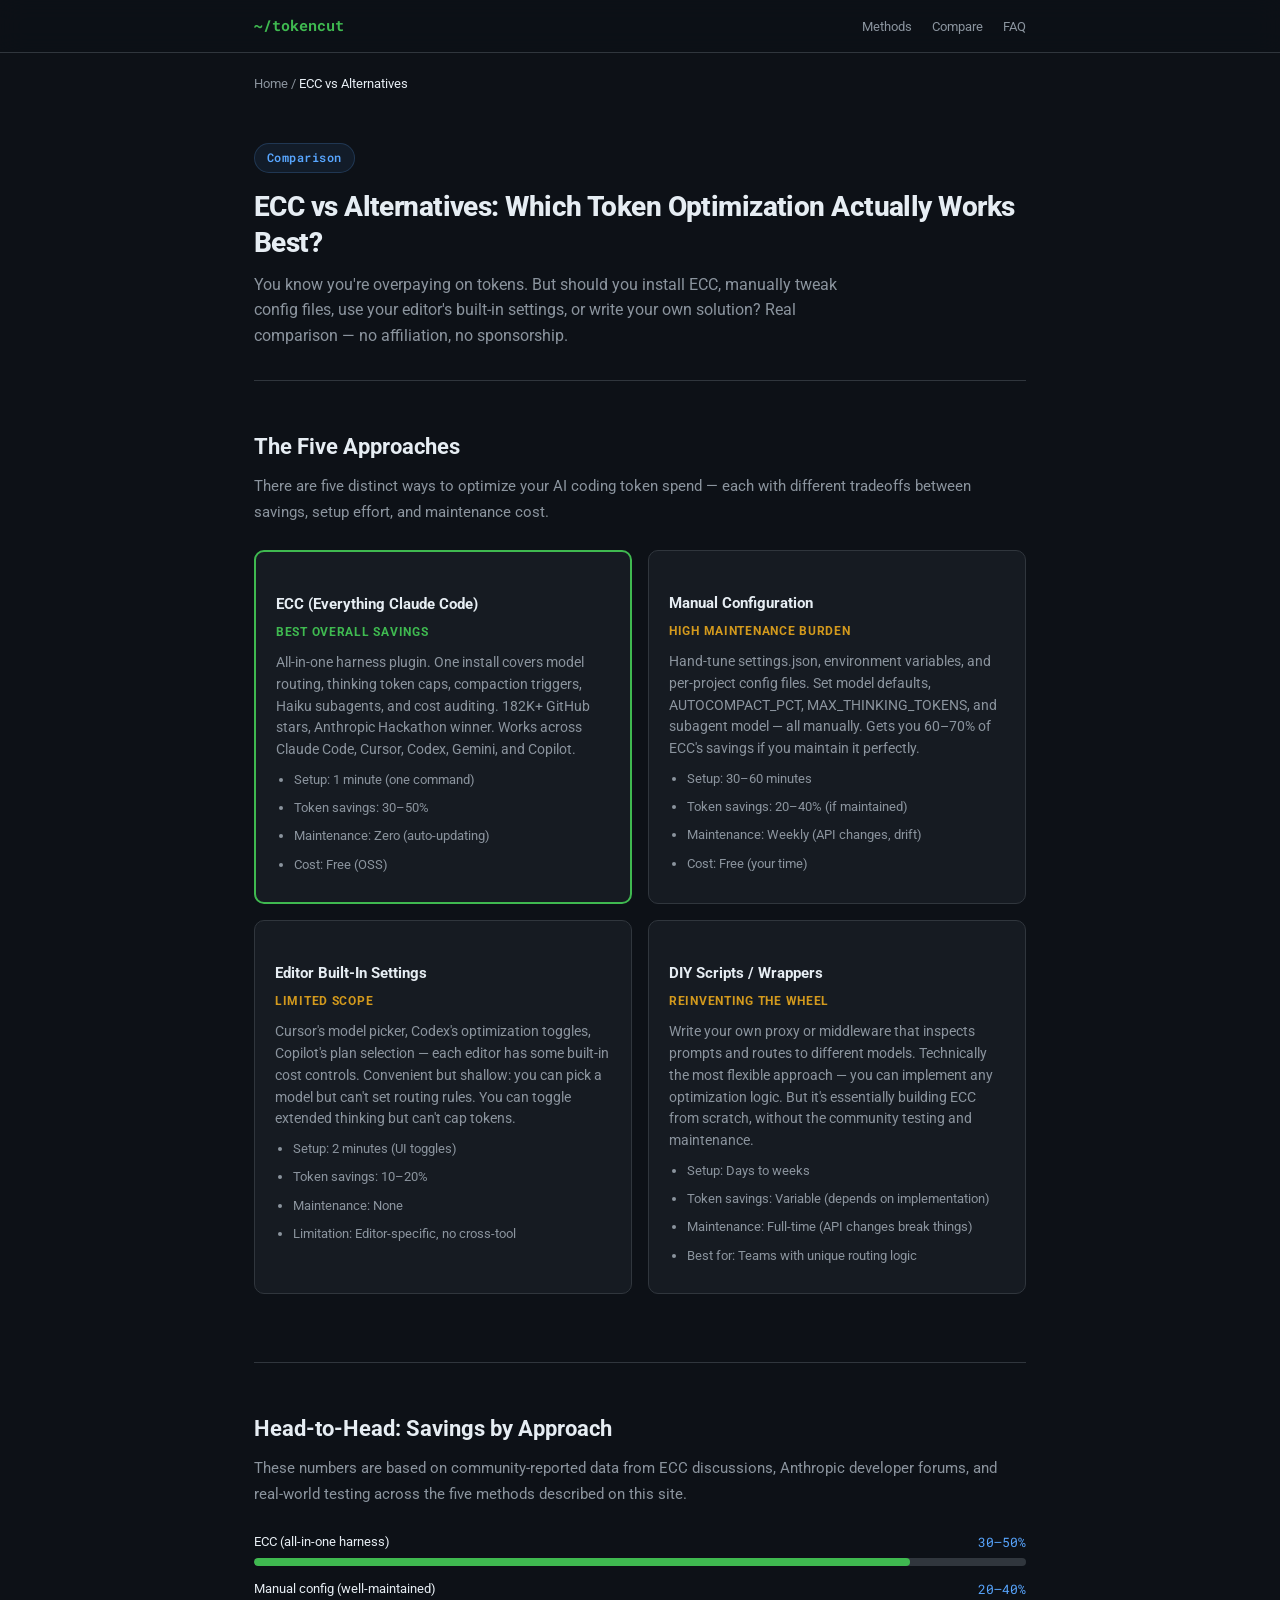
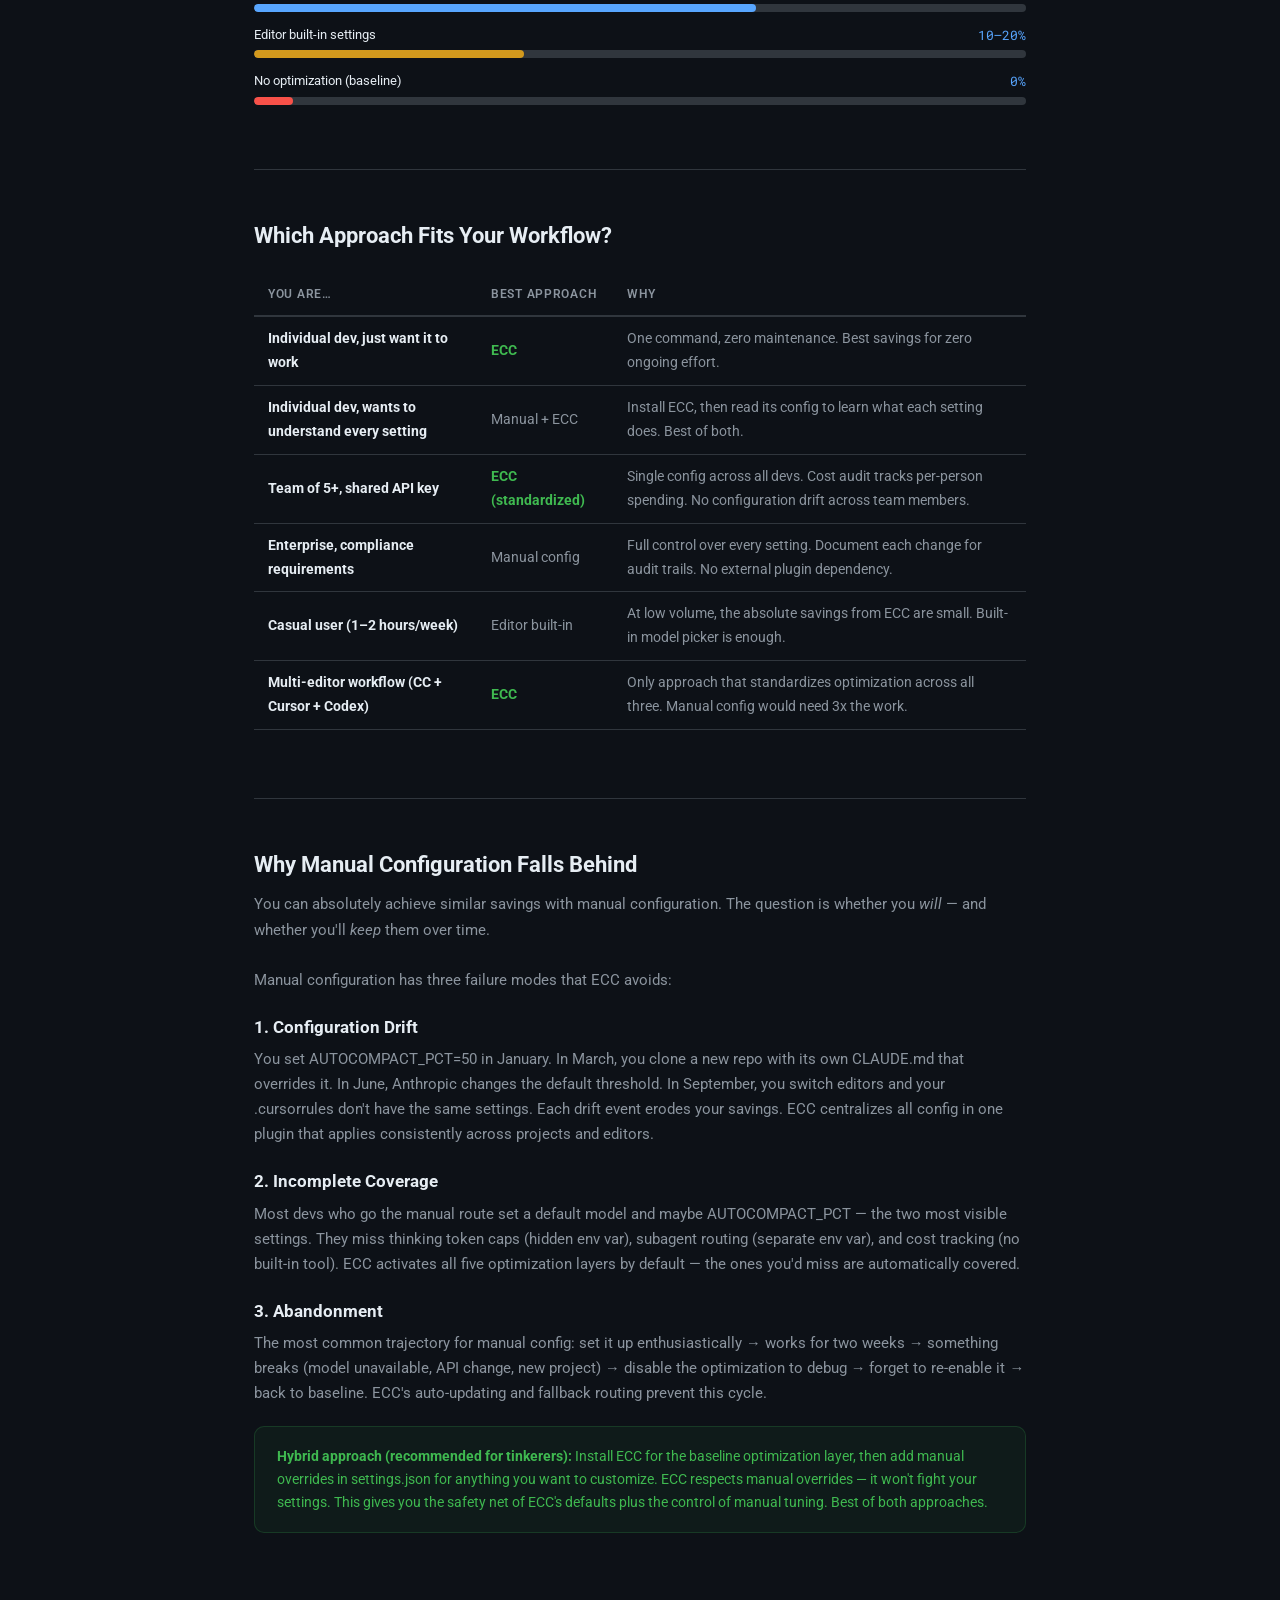
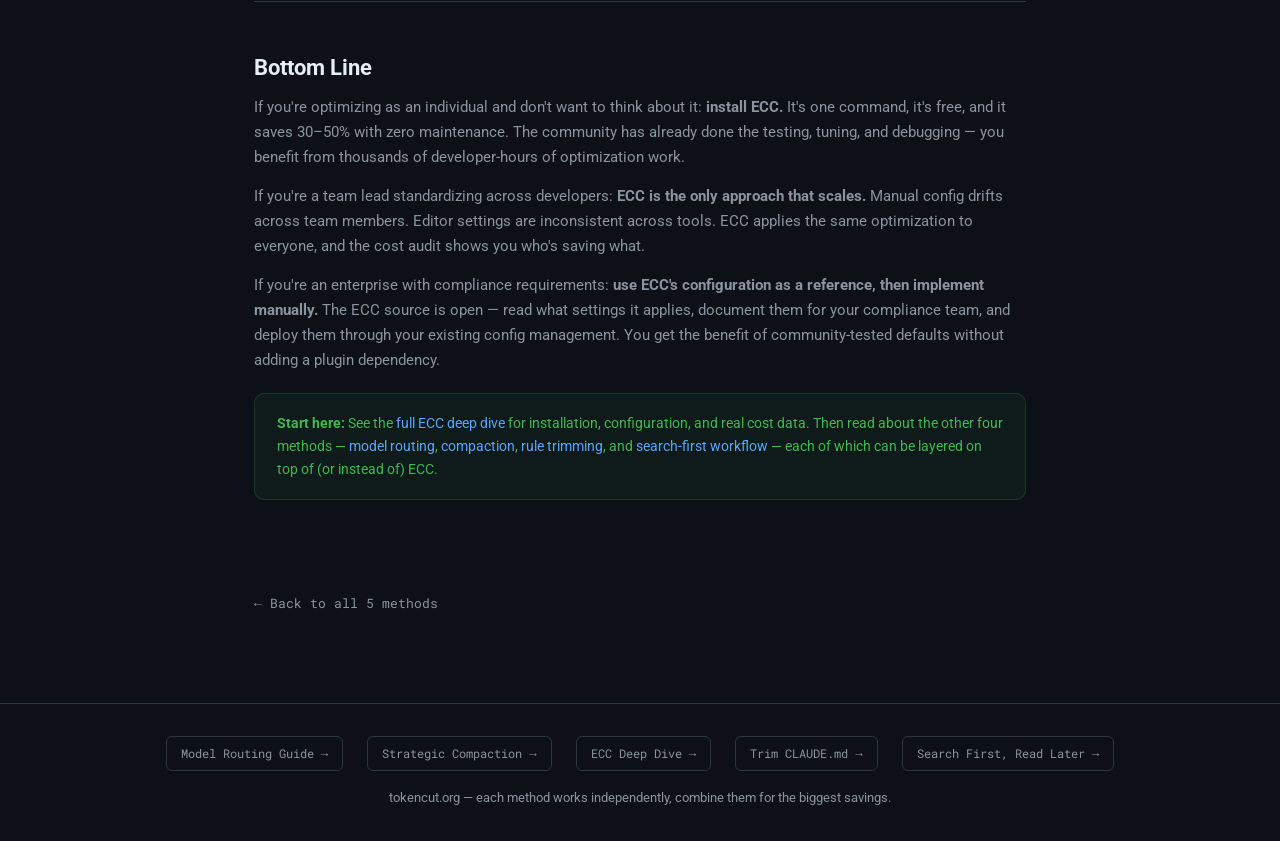
<file: ecc-vs-alternatives/index.html>
<!DOCTYPE html>
<html lang="en">
<head>
  <meta charset="UTF-8">
  <meta name="viewport" content="width=device-width, initial-scale=1.0">
  <meta name="msvalidate.01" content="7FF70277A3901FABDFB5647507DE4541">
  <meta name="description" content="Compare ECC against manual config, Cursor rules, Codex optimization, and other token-saving approaches. Real data on which approach saves the most for your workflow.">
  <title>ECC vs Alternatives — Which Token Optimization Actually Works Best?</title>
  <link rel="canonical" href="https://tokencut.org/ecc-vs-alternatives/">
  <meta name="robots" content="index, follow">
  <meta property="og:title" content="ECC vs Alternatives — Which Token Optimization Actually Works Best?">
  <meta property="og:description" content="ECC, manual config, Cursor rules, Codex optimization, or DIY scripts — which approach actually saves the most tokens? Real comparison data.">
  <meta property="og:type" content="article">
  <meta property="og:url" content="https://tokencut.org/ecc-vs-alternatives/">
  <meta property="og:locale" content="en_US">
  <meta name="twitter:card" content="summary_large_image">
  <meta name="twitter:title" content="ECC vs Alternatives — Which Token Optimization Actually Works Best?">
  <meta name="twitter:description" content="Real comparison: ECC, manual config, Cursor rules, Codex optimization. Which approach saves the most tokens?">
  <link rel="preconnect" href="https://fonts.googleapis.com">
  <link href="https://fonts.googleapis.com/css2?family=Google+Sans:wght@400;500;700&family=Roboto:wght@300;400;500;700&family=Roboto+Mono:wght@400;500&display=swap" rel="stylesheet" media="print" onload="this.media='all'">
  <noscript><link href="https://fonts.googleapis.com/css2?family=Google+Sans:wght@400;500;700&family=Roboto:wght@300;400;500;700&family=Roboto+Mono:wght@400;500&display=swap" rel="stylesheet"></noscript>
  <link rel="stylesheet" href="/style.css">
  <style>
    .comparison-grid { display: grid; grid-template-columns: 1fr 1fr; gap: 16px; margin: 20px 0; }
    .comp-card { background: var(--bg-card); border: 1px solid var(--border); border-radius: 10px; padding: 20px; }
    .comp-card.winner { border-color: var(--green); border-width: 2px; }
    .comp-card h3 { font-size: 0.95rem; font-weight: 700; margin-bottom: 4px; }
    .comp-card .verdict { font-size: 0.75rem; font-weight: 700; text-transform: uppercase; letter-spacing: 0.06em; margin-bottom: 10px; }
    .comp-card .verdict.win { color: var(--green); }
    .comp-card .verdict.lose { color: var(--orange); }
    .comp-card p { font-size: 0.85rem; color: var(--text-secondary); line-height: 1.6; margin-bottom: 8px; }
    .comp-card ul { font-size: 0.82rem; color: var(--text-secondary); line-height: 1.7; padding-left: 18px; margin-bottom: 0; }
    .bar-group { margin: 16px 0; }
    .bar-label { display: flex; justify-content: space-between; font-size: 0.82rem; margin-bottom: 4px; }
    .bar-label span:last-child { font-family: var(--font-mono); color: var(--accent); }
    .bar-track { height: 8px; background: var(--border); border-radius: 4px; overflow: hidden; margin-bottom: 12px; }
    .bar-fill { height: 100%; border-radius: 4px; }
    .bar-fill.green { background: var(--green); }
    .bar-fill.accent { background: var(--accent); }
    .bar-fill.orange { background: var(--orange); }
    .bar-fill.red { background: var(--red); }
    @media (max-width: 640px) { .comparison-grid { grid-template-columns: 1fr; } }
  </style>
  <script type="application/ld+json">
  {
    "@context": "https://schema.org",
    "@type": "BreadcrumbList",
    "itemListElement": [
      { "@type": "ListItem", "position": 1, "name": "Home", "item": "https://tokencut.org/" },
      { "@type": "ListItem", "position": 2, "name": "ECC vs Alternatives", "item": "https://tokencut.org/ecc-vs-alternatives/" }
    ]
  }
  </script>
  <script type="application/ld+json">
  {
    "@context": "https://schema.org",
    "@type": "Article",
    "headline": "ECC vs Alternatives — Which Token Optimization Actually Works Best?",
    "description": "Real comparison of ECC, manual configuration, Cursor rules, Codex optimization, and DIY scripts for reducing AI coding token costs. Which approach saves the most?",
    "author": { "@type": "Person", "name": "TokenCut" },
    "datePublished": "2026-06-08",
    "dateModified": "2026-06-08",
    "url": "https://tokencut.org/ecc-vs-alternatives/",
    "isAccessibleForFree": true,
    "isPartOf": { "@type": "WebSite", "url": "https://tokencut.org/", "name": "TokenCut" },
    "sameAs": [
      "https://github.com/Jakeshadow/tokencut-ai"
    ]
  }
  </script>
  <script type="application/ld+json">
  {
    "@context": "https://schema.org",
    "@type": "Organization",
    "name": "TokenCut",
    "url": "https://tokencut.org",
    "description": "Free token counter and AI cost optimization guides — cut token usage 30-50%",
    "sameAs": [
      "https://github.com/Jakeshadow/tokencut-ai"
    ]
  }
  </script>
  <script type="application/ld+json">
  {
    "@context": "https://schema.org",
    "@type": "WebSite",
    "name": "TokenCut",
    "url": "https://tokencut.org",
    "description": "Count tokens, cut AI costs. Free token counter + model routing, strategic compaction, ECC guides.",
    "inLanguage": "en"
  }
  </script>
</head>
<body>

<nav>
  <div class="nav-inner">
    <span class="nav-logo"><a href="/">~/tokencut</a></span>
    <ul class="nav-links">
      <li><a href="/#methods">Methods</a></li>
      <li><a href="/#compare">Compare</a></li>
      <li><a href="/#faq">FAQ</a></li>
    </ul>
  </div>
</nav>

<main>

  <div class="breadcrumb"><a href="/">Home</a> / <span>ECC vs Alternatives</span></div>

  <section class="sub-hero">
    <div class="method-badge">Comparison</div>
    <h1>ECC vs Alternatives: Which Token Optimization Actually Works Best?</h1>
    <p class="subtitle">You know you're overpaying on tokens. But should you install ECC, manually tweak config files, use your editor's built-in settings, or write your own solution? Real comparison — no affiliation, no sponsorship.</p>
  </section>

  <!-- The Contenders -->
  <section class="section">
    <h2>The Five Approaches</h2>
    <p class="intro">There are five distinct ways to optimize your AI coding token spend — each with different tradeoffs between savings, setup effort, and maintenance cost.</p>

    <div class="comparison-grid">
      <div class="comp-card winner">
        <h3>ECC (Everything Claude Code)</h3>
        <div class="verdict win">Best overall savings</div>
        <p>All-in-one harness plugin. One install covers model routing, thinking token caps, compaction triggers, Haiku subagents, and cost auditing. 182K+ GitHub stars, Anthropic Hackathon winner. Works across Claude Code, Cursor, Codex, Gemini, and Copilot.</p>
        <ul>
          <li>Setup: 1 minute (one command)</li>
          <li>Token savings: 30–50%</li>
          <li>Maintenance: Zero (auto-updating)</li>
          <li>Cost: Free (OSS)</li>
        </ul>
      </div>

      <div class="comp-card">
        <h3>Manual Configuration</h3>
        <div class="verdict lose">High maintenance burden</div>
        <p>Hand-tune settings.json, environment variables, and per-project config files. Set model defaults, AUTOCOMPACT_PCT, MAX_THINKING_TOKENS, and subagent model — all manually. Gets you 60–70% of ECC's savings if you maintain it perfectly.</p>
        <ul>
          <li>Setup: 30–60 minutes</li>
          <li>Token savings: 20–40% (if maintained)</li>
          <li>Maintenance: Weekly (API changes, drift)</li>
          <li>Cost: Free (your time)</li>
        </ul>
      </div>

      <div class="comp-card">
        <h3>Editor Built-In Settings</h3>
        <div class="verdict lose">Limited scope</div>
        <p>Cursor's model picker, Codex's optimization toggles, Copilot's plan selection — each editor has some built-in cost controls. Convenient but shallow: you can pick a model but can't set routing rules. You can toggle extended thinking but can't cap tokens.</p>
        <ul>
          <li>Setup: 2 minutes (UI toggles)</li>
          <li>Token savings: 10–20%</li>
          <li>Maintenance: None</li>
          <li>Limitation: Editor-specific, no cross-tool</li>
        </ul>
      </div>

      <div class="comp-card">
        <h3>DIY Scripts / Wrappers</h3>
        <div class="verdict lose">Reinventing the wheel</div>
        <p>Write your own proxy or middleware that inspects prompts and routes to different models. Technically the most flexible approach — you can implement any optimization logic. But it's essentially building ECC from scratch, without the community testing and maintenance.</p>
        <ul>
          <li>Setup: Days to weeks</li>
          <li>Token savings: Variable (depends on implementation)</li>
          <li>Maintenance: Full-time (API changes break things)</li>
          <li>Best for: Teams with unique routing logic</li>
        </ul>
      </div>
    </div>
  </section>

  <!-- Head-to-Head Metrics -->
  <section class="section">
    <h2>Head-to-Head: Savings by Approach</h2>
    <p class="intro">These numbers are based on community-reported data from ECC discussions, Anthropic developer forums, and real-world testing across the five methods described on this site.</p>

    <div class="bar-group">
      <div class="bar-label"><span>ECC (all-in-one harness)</span><span>30–50%</span></div>
      <div class="bar-track"><div class="bar-fill green" style="width:85%"></div></div>

      <div class="bar-label"><span>Manual config (well-maintained)</span><span>20–40%</span></div>
      <div class="bar-track"><div class="bar-fill accent" style="width:65%"></div></div>

      <div class="bar-label"><span>Editor built-in settings</span><span>10–20%</span></div>
      <div class="bar-track"><div class="bar-fill orange" style="width:35%"></div></div>

      <div class="bar-label"><span>No optimization (baseline)</span><span>0%</span></div>
      <div class="bar-track"><div class="bar-fill red" style="width:5%"></div></div>
    </div>
  </section>

  <!-- Decision Matrix -->
  <section class="section">
    <h2>Which Approach Fits Your Workflow?</h2>

    <table class="decision-table">
      <tr><th>You are…</th><th>Best approach</th><th>Why</th></tr>
      <tr>
        <td><strong>Individual dev, just want it to work</strong></td>
        <td class="best">ECC</td>
        <td>One command, zero maintenance. Best savings for zero ongoing effort.</td>
      </tr>
      <tr>
        <td><strong>Individual dev, wants to understand every setting</strong></td>
        <td>Manual + ECC</td>
        <td>Install ECC, then read its config to learn what each setting does. Best of both.</td>
      </tr>
      <tr>
        <td><strong>Team of 5+, shared API key</strong></td>
        <td class="best">ECC (standardized)</td>
        <td>Single config across all devs. Cost audit tracks per-person spending. No configuration drift across team members.</td>
      </tr>
      <tr>
        <td><strong>Enterprise, compliance requirements</strong></td>
        <td>Manual config</td>
        <td>Full control over every setting. Document each change for audit trails. No external plugin dependency.</td>
      </tr>
      <tr>
        <td><strong>Casual user (1–2 hours/week)</strong></td>
        <td>Editor built-in</td>
        <td>At low volume, the absolute savings from ECC are small. Built-in model picker is enough.</td>
      </tr>
      <tr>
        <td><strong>Multi-editor workflow (CC + Cursor + Codex)</strong></td>
        <td class="best">ECC</td>
        <td>Only approach that standardizes optimization across all three. Manual config would need 3x the work.</td>
      </tr>
    </table>
  </section>

  <!-- Why Not Just Manual Config -->
  <section class="section">
    <h2>Why Manual Configuration Falls Behind</h2>
    <p class="intro">You can absolutely achieve similar savings with manual configuration. The question is whether you <em>will</em> — and whether you'll <em>keep</em> them over time.</p>

    <p>Manual configuration has three failure modes that ECC avoids:</p>

    <h3>1. Configuration Drift</h3>
    <p>You set AUTOCOMPACT_PCT=50 in January. In March, you clone a new repo with its own CLAUDE.md that overrides it. In June, Anthropic changes the default threshold. In September, you switch editors and your .cursorrules don't have the same settings. Each drift event erodes your savings. ECC centralizes all config in one plugin that applies consistently across projects and editors.</p>

    <h3>2. Incomplete Coverage</h3>
    <p>Most devs who go the manual route set a default model and maybe AUTOCOMPACT_PCT — the two most visible settings. They miss thinking token caps (hidden env var), subagent routing (separate env var), and cost tracking (no built-in tool). ECC activates all five optimization layers by default — the ones you'd miss are automatically covered.</p>

    <h3>3. Abandonment</h3>
    <p>The most common trajectory for manual config: set it up enthusiastically → works for two weeks → something breaks (model unavailable, API change, new project) → disable the optimization to debug → forget to re-enable it → back to baseline. ECC's auto-updating and fallback routing prevent this cycle.</p>

    <div class="tip-box">
      <strong>Hybrid approach (recommended for tinkerers):</strong> Install ECC for the baseline optimization layer, then add manual overrides in settings.json for anything you want to customize. ECC respects manual overrides — it won't fight your settings. This gives you the safety net of ECC's defaults plus the control of manual tuning. Best of both approaches.
    </div>
  </section>

  <!-- Bottom Line -->
  <section class="section">
    <h2>Bottom Line</h2>
    <p>If you're optimizing as an individual and don't want to think about it: <strong>install ECC.</strong> It's one command, it's free, and it saves 30–50% with zero maintenance. The community has already done the testing, tuning, and debugging — you benefit from thousands of developer-hours of optimization work.</p>
    <p>If you're a team lead standardizing across developers: <strong>ECC is the only approach that scales.</strong> Manual config drifts across team members. Editor settings are inconsistent across tools. ECC applies the same optimization to everyone, and the cost audit shows you who's saving what.</p>
    <p>If you're an enterprise with compliance requirements: <strong>use ECC's configuration as a reference, then implement manually.</strong> The ECC source is open — read what settings it applies, document them for your compliance team, and deploy them through your existing config management. You get the benefit of community-tested defaults without adding a plugin dependency.</p>

    <div class="tip-box">
      <strong>Start here:</strong> See the <a href="/ecc-deep-dive/">full ECC deep dive</a> for installation, configuration, and real cost data. Then read about the other four methods — <a href="/model-routing/">model routing</a>, <a href="/strategic-compaction/">compaction</a>, <a href="/trim-claude-md/">rule trimming</a>, and <a href="/search-first-read-later/">search-first workflow</a> — each of which can be layered on top of (or instead of) ECC.
    </div>
  </section>

  <a class="back-link" href="/">&#8592; Back to all 5 methods</a>

</main>

<footer>
  <div class="sub-hint">
    <a href="/model-routing/">Model Routing Guide &#8594;</a>
    <a href="/strategic-compaction/">Strategic Compaction &#8594;</a>
    <a href="/ecc-deep-dive/">ECC Deep Dive &#8594;</a>
    <a href="/trim-claude-md/">Trim CLAUDE.md &#8594;</a>
    <a href="/search-first-read-later/">Search First, Read Later &#8594;</a>
  </div>
  <p>tokencut.org &#8212; each method works independently, combine them for the biggest savings.</p>
</footer>

<script>
  document.querySelectorAll('.faq-q').forEach(function(btn) {
    btn.addEventListener('click', function() {
      var answer = this.nextElementSibling;
      var isOpen = this.classList.contains('open');
      document.querySelectorAll('.faq-q').forEach(function(b) { b.classList.remove('open'); });
      document.querySelectorAll('.faq-a').forEach(function(a) { a.classList.remove('open'); });
      if (!isOpen) { this.classList.add('open'); answer.classList.add('open'); }
    });
  });
</script>

</body>
</html>
</file>
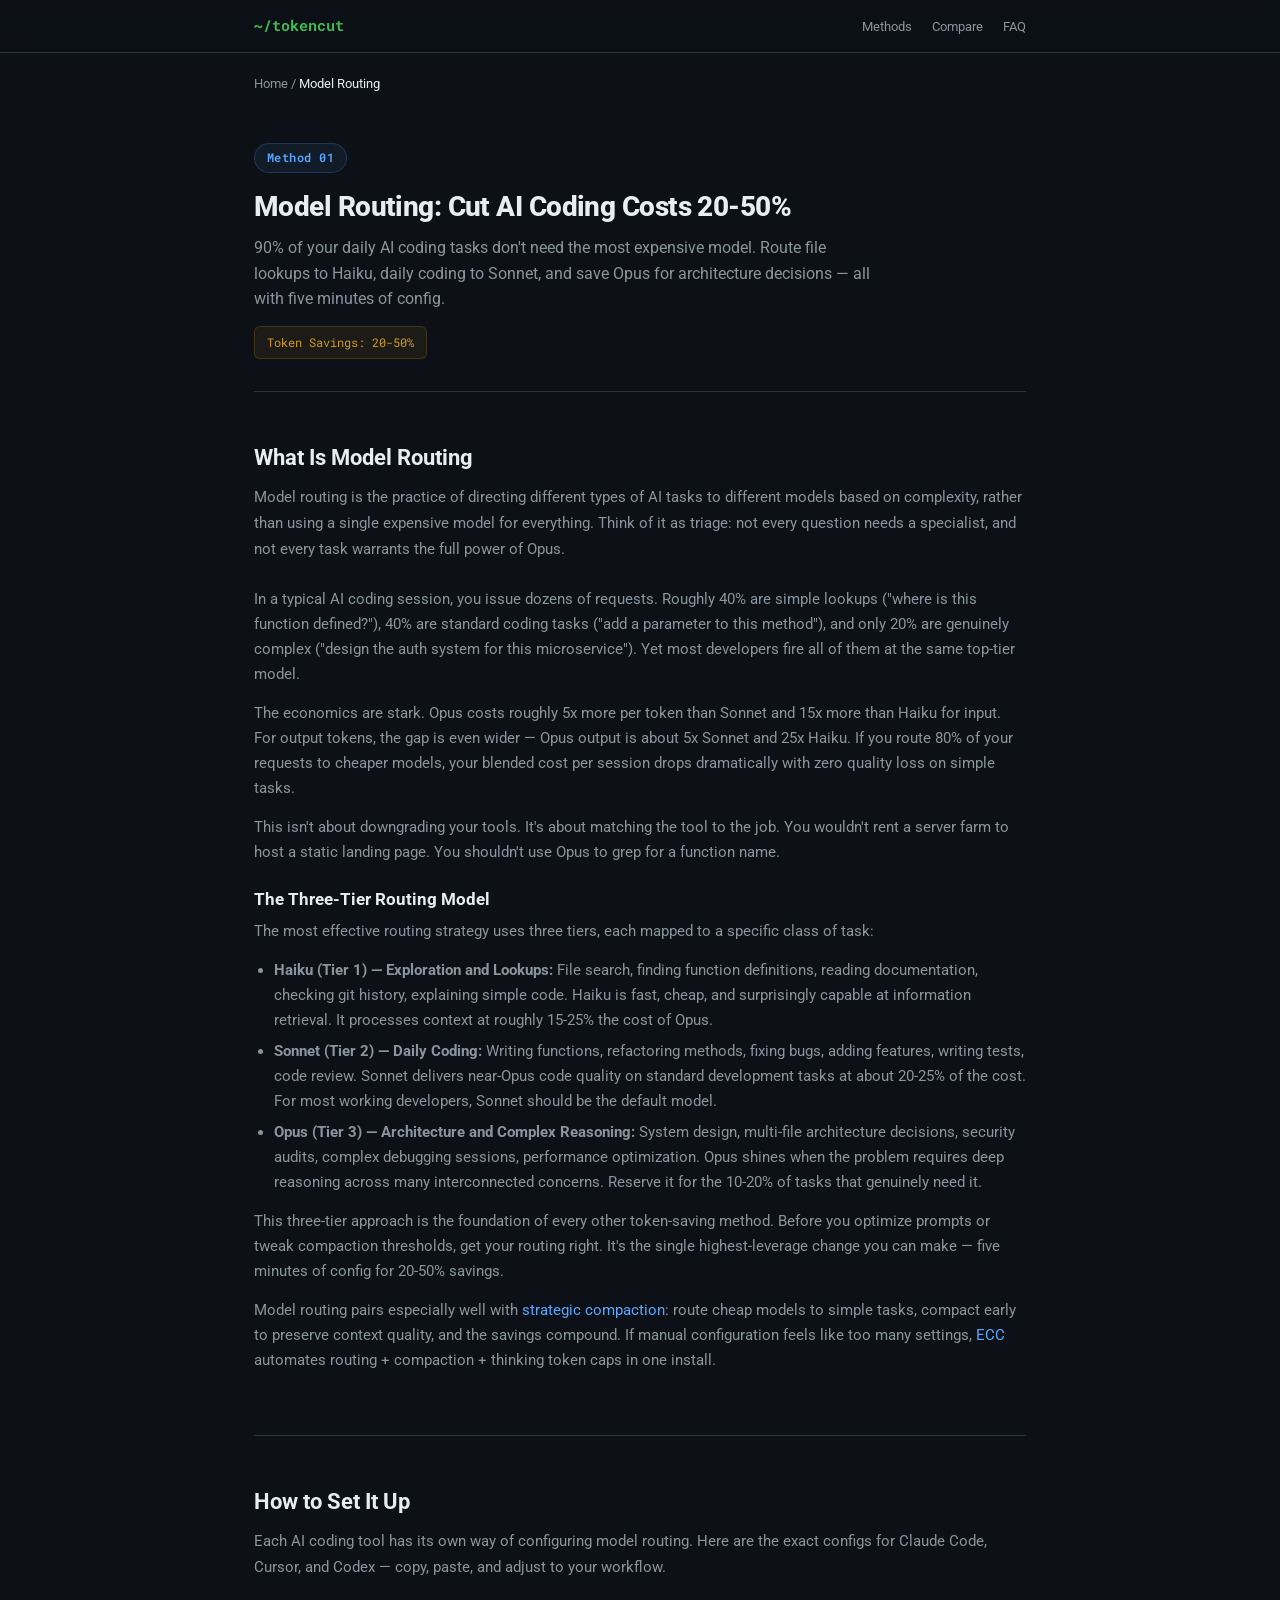
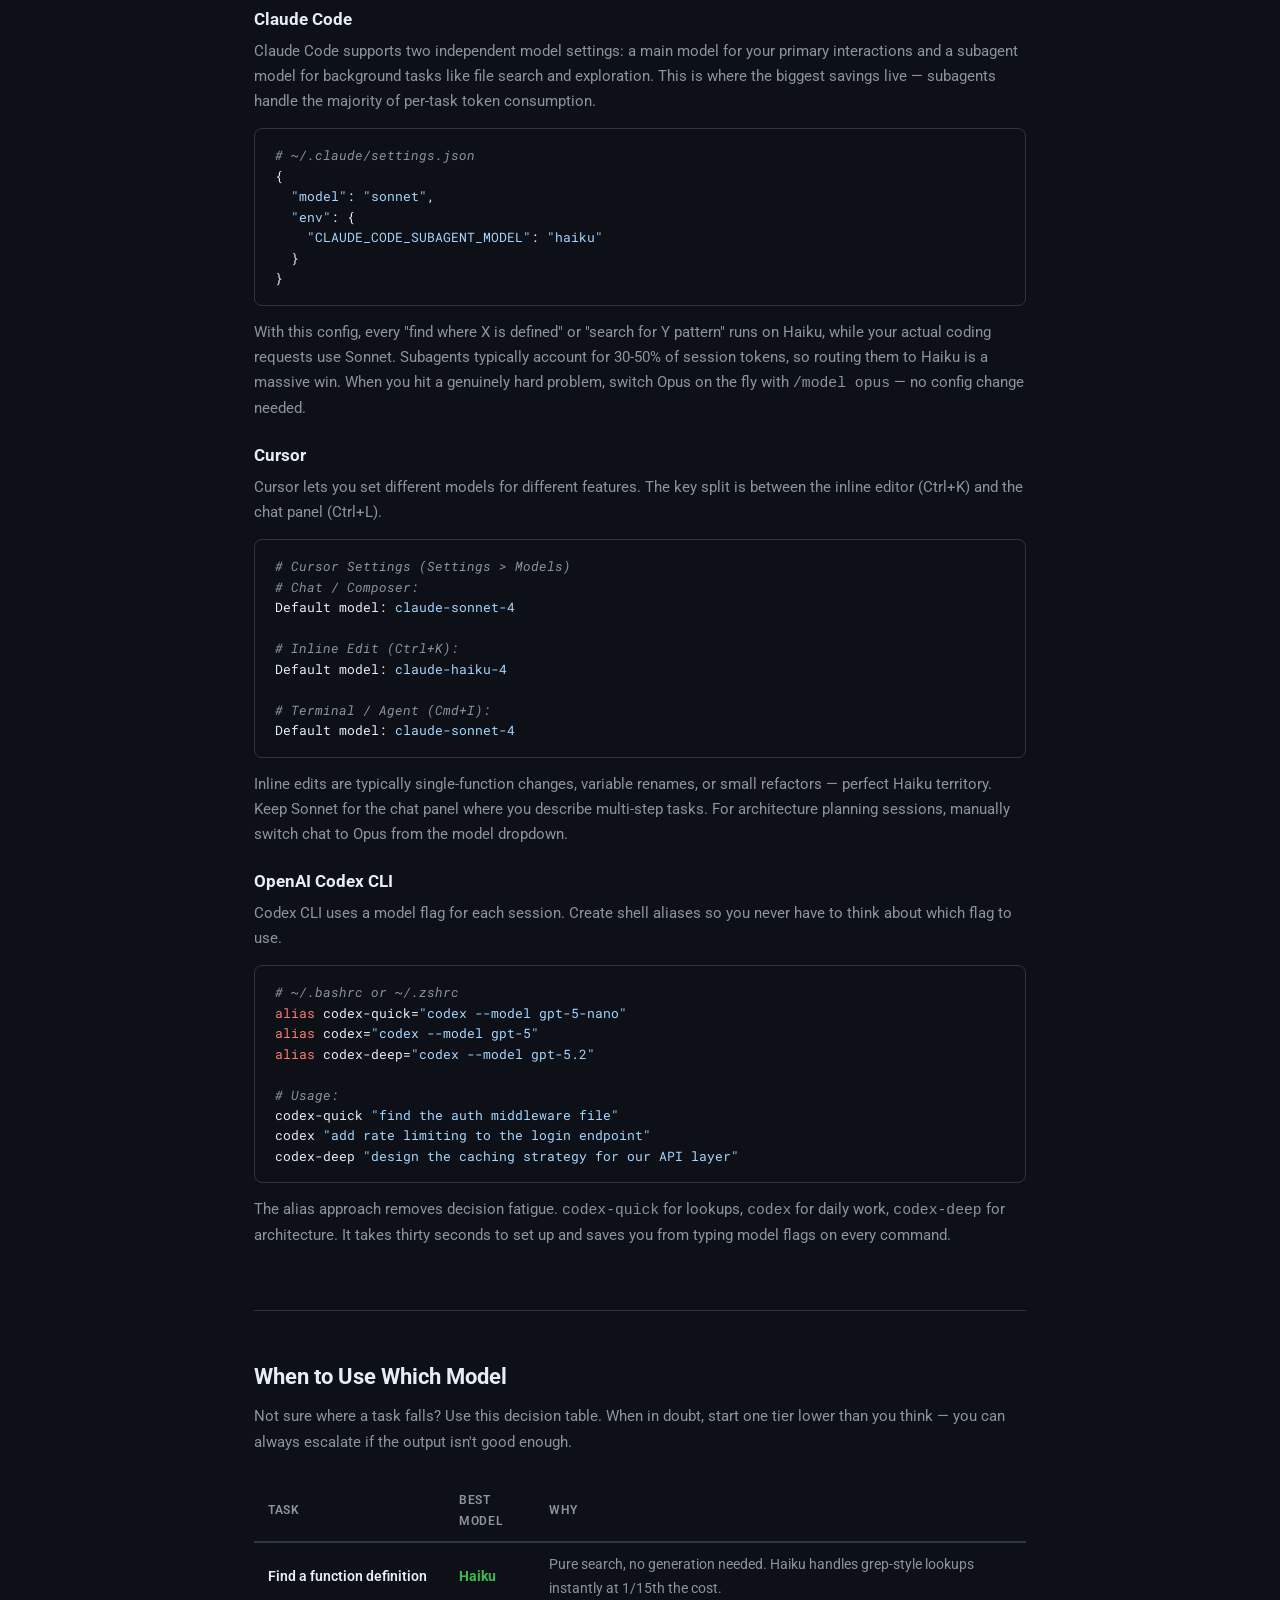
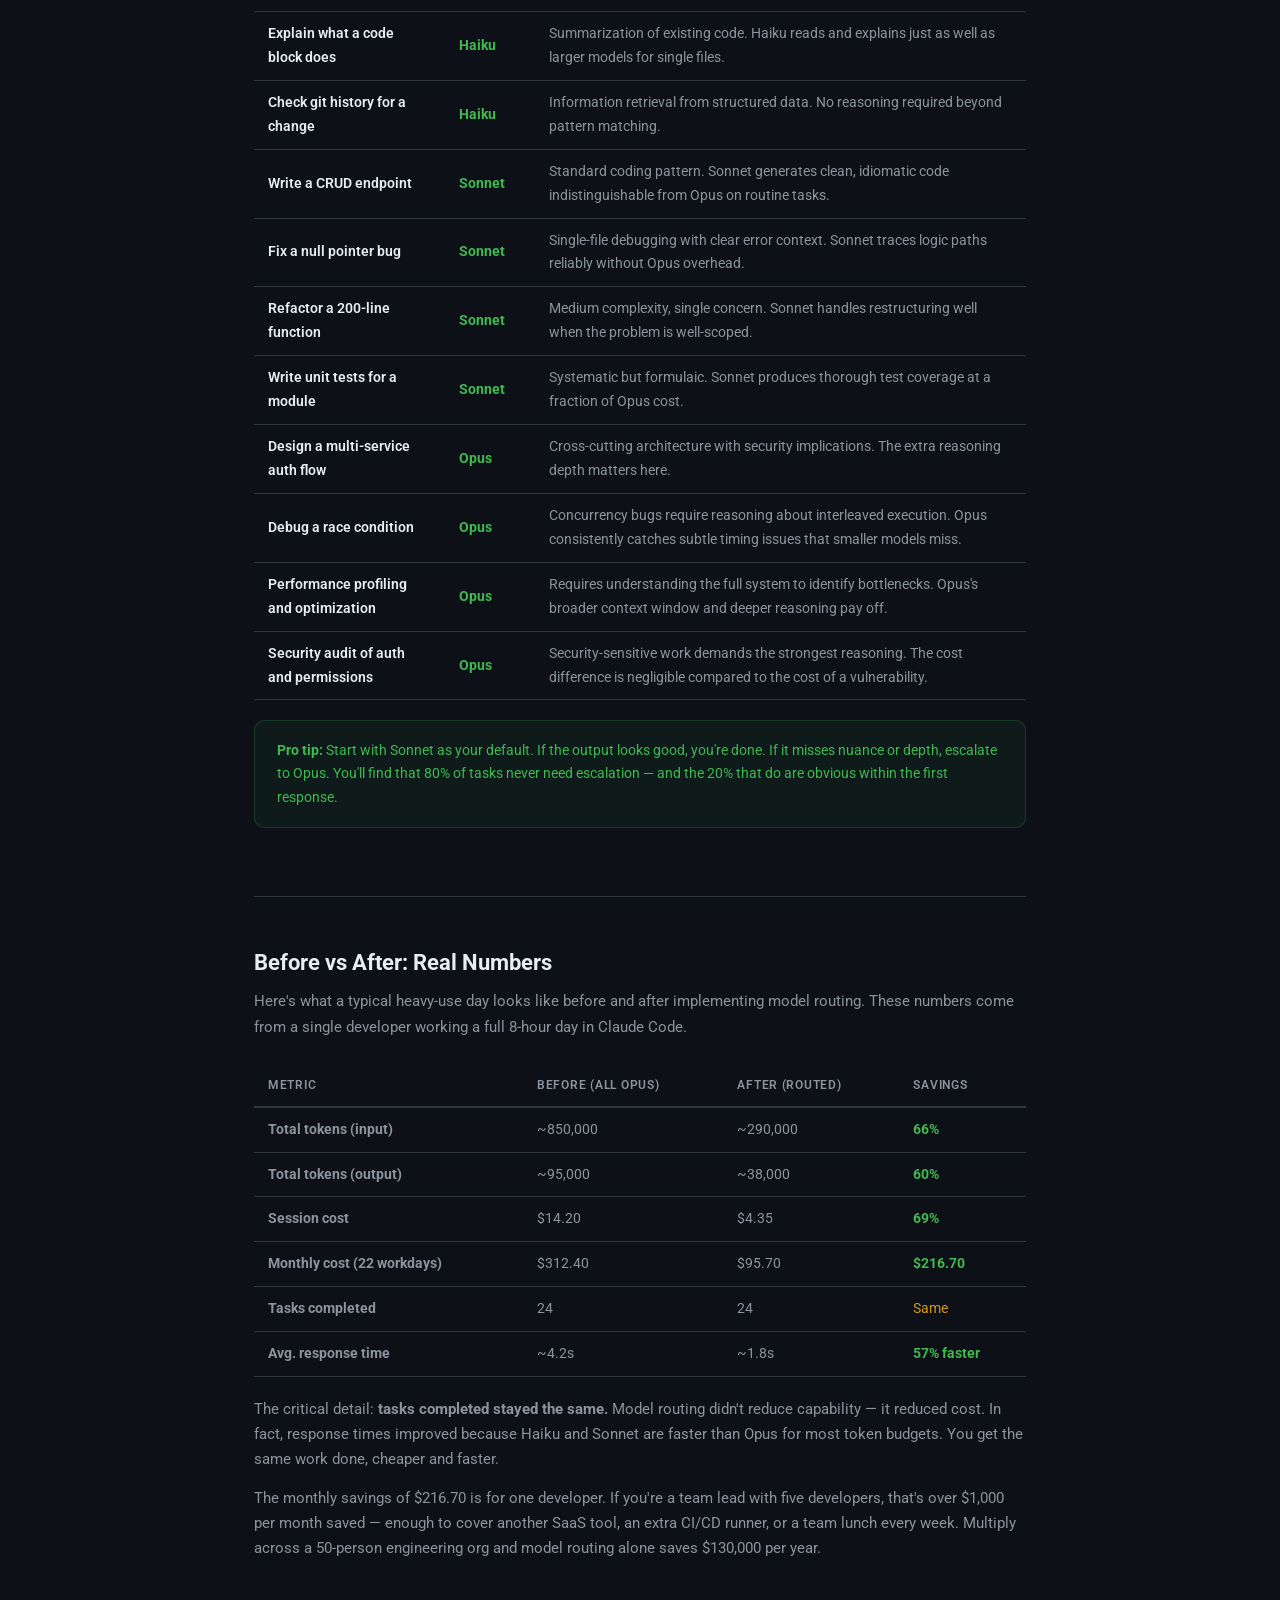
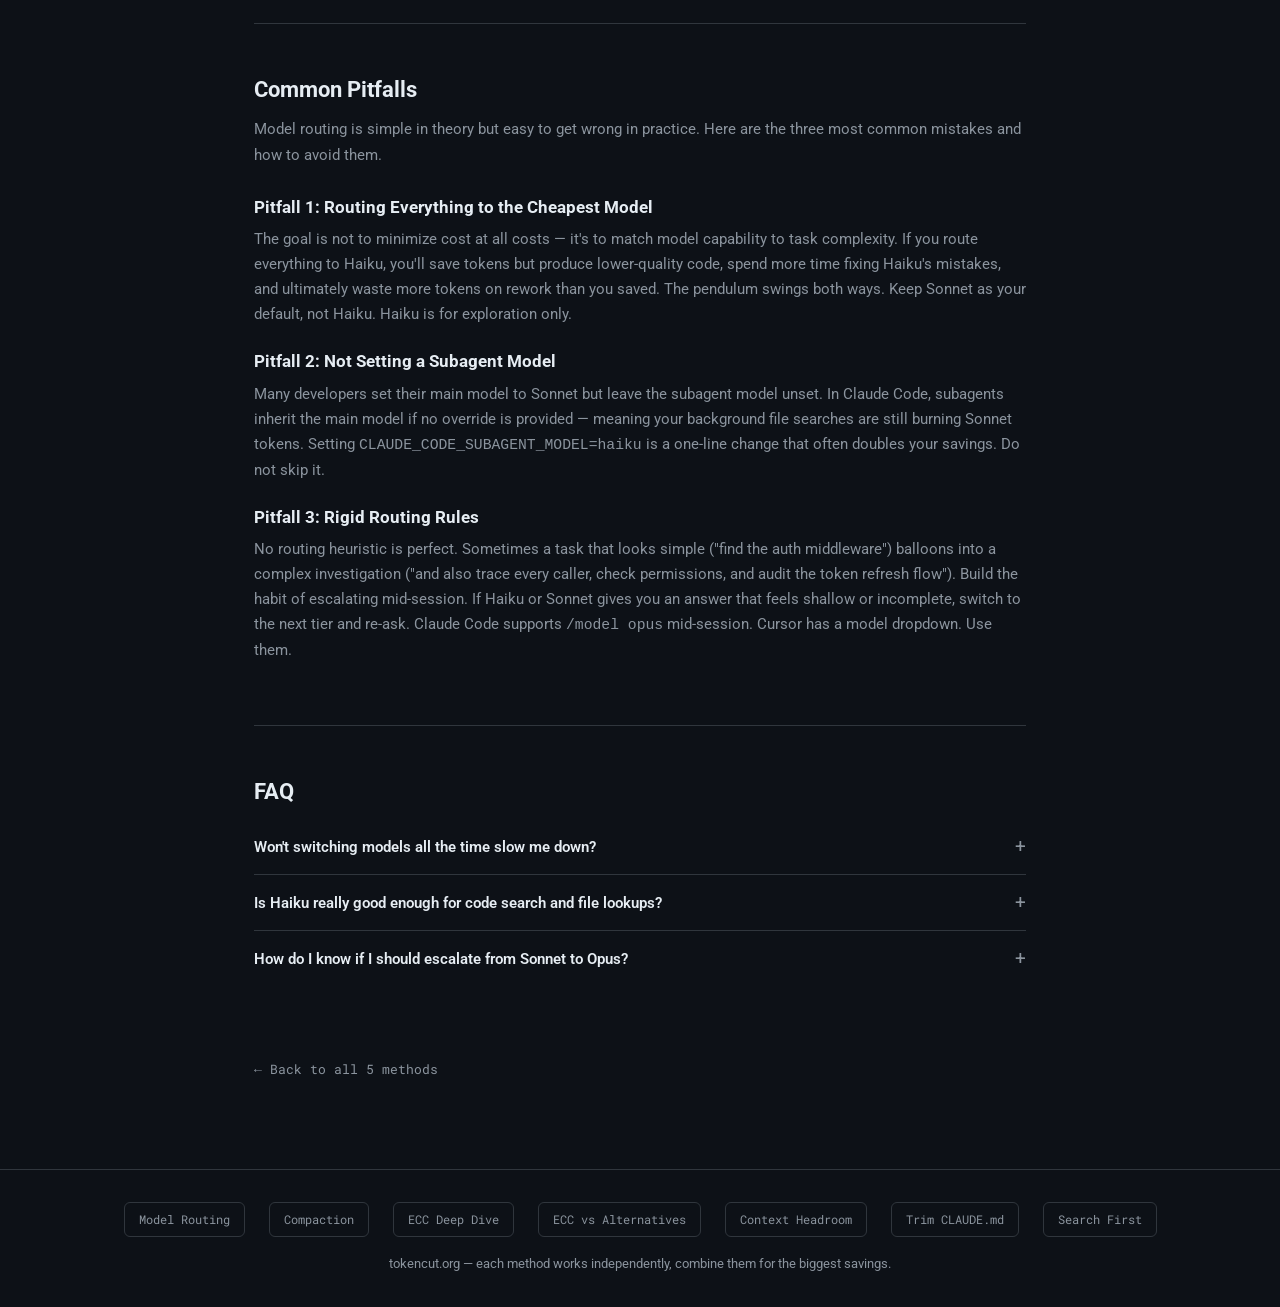
<file: model-routing/index.html>
<!DOCTYPE html>
<html lang="en">
<head>
  <meta charset="UTF-8">
  <meta name="viewport" content="width=device-width, initial-scale=1.0">
  <meta name="msvalidate.01" content="7FF70277A3901FABDFB5647507DE4541">
  <meta name="description" content="Route AI tasks to the right model — Haiku for lookups, Sonnet for coding, Opus for architecture. Cut tokens 20-50% with 5 min config. Setup guides included.">
  <title>Model Routing: Cut AI Coding Costs 20-50% | TokenCut</title>
  <link rel="canonical" href="https://tokencut.org/model-routing/">
  <meta name="robots" content="index, follow">
  <meta property="og:title" content="Model Routing: Cut AI Coding Costs 20-50% | TokenCut">
  <meta property="og:description" content="Route AI tasks to the right model — Haiku for lookups, Sonnet for coding, Opus for architecture. Cut token usage 20-50% with 5 minutes of config.">
  <meta property="og:type" content="article">
  <meta property="og:url" content="https://tokencut.org/model-routing/">
  <meta property="og:locale" content="en_US">
  <meta name="twitter:card" content="summary_large_image">
  <meta name="twitter:title" content="Model Routing: Cut AI Coding Costs 20-50% | TokenCut">
  <meta name="twitter:description" content="Route AI tasks to the right model — Haiku for lookups, Sonnet for coding, Opus for architecture. Setup guides for Claude Code, Cursor, and Codex.">
  <link rel="preconnect" href="https://fonts.googleapis.com">
  <link href="https://fonts.googleapis.com/css2?family=Google+Sans:wght@400;500;700&family=Roboto:wght@300;400;500;700&family=Roboto+Mono:wght@400;500&display=swap" rel="stylesheet" media="print" onload="this.media='all'">
  <noscript><link href="https://fonts.googleapis.com/css2?family=Google+Sans:wght@400;500;700&family=Roboto:wght@300;400;500;700&family=Roboto+Mono:wght@400;500&display=swap" rel="stylesheet"></noscript>
  <link rel="stylesheet" href="/style.css">
  <script type="application/ld+json">
  {
    "@context": "https://schema.org",
    "@type": "BreadcrumbList",
    "itemListElement": [
      { "@type": "ListItem", "position": 1, "name": "Home", "item": "https://tokencut.org/" },
      { "@type": "ListItem", "position": 2, "name": "Model Routing", "item": "https://tokencut.org/model-routing/" }
    ]
  }
  </script>
  <script type="application/ld+json">
  {
    "@context": "https://schema.org",
    "@type": "Article",
    "headline": "Model Routing: Cut AI Coding Costs 20-50%",
    "description": "Route AI tasks to the right model — Haiku for lookups, Sonnet for coding, Opus for architecture. Cut token usage 20-50% with 5 minutes of config. Setup guides for Claude Code, Cursor, and Codex.",
    "author": { "@type": "Person", "name": "TokenCut" },
    "datePublished": "2026-06-03",
    "dateModified": "2026-06-03",
    "url": "https://tokencut.org/model-routing/",
    "isAccessibleForFree": true,
    "isPartOf": { "@type": "WebSite", "url": "https://tokencut.org/", "name": "TokenCut" },
    "sameAs": [
      "https://github.com/Jakeshadow/tokencut-ai"
    ]
  }
  </script>
  <script type="application/ld+json">
  {
    "@context": "https://schema.org",
    "@type": "Organization",
    "name": "TokenCut",
    "url": "https://tokencut.org",
    "description": "Free token counter and AI cost optimization guides — cut token usage 30-50%",
    "sameAs": [
      "https://github.com/Jakeshadow/tokencut-ai"
    ]
  }
  </script>
  <script type="application/ld+json">
  {
    "@context": "https://schema.org",
    "@type": "WebSite",
    "name": "TokenCut",
    "url": "https://tokencut.org",
    "description": "Count tokens, cut AI costs. Free token counter + model routing, strategic compaction, ECC guides.",
    "inLanguage": "en"
  }
  </script>
</head>
<body>

<nav>
  <div class="nav-inner">
    <span class="nav-logo"><a href="/">~/tokencut</a></span>
    <ul class="nav-links">
      <li><a href="/#methods">Methods</a></li>
      <li><a href="/#compare">Compare</a></li>
      <li><a href="/#faq">FAQ</a></li>
    </ul>
  </div>
</nav>

<main>

  <div class="breadcrumb"><a href="/">Home</a> / <span>Model Routing</span></div>

  <!-- Sub-Hero -->
  <section class="sub-hero">
    <div class="method-badge">Method 01</div>
    <h1>Model Routing: Cut AI Coding Costs 20-50%</h1>
    <p class="subtitle">90% of your daily AI coding tasks don't need the most expensive model. Route file lookups to Haiku, daily coding to Sonnet, and save Opus for architecture decisions — all with five minutes of config.</p>
    <div class="savings-tag">Token Savings: 20-50%</div>
  </section>

  <!-- What Is Model Routing -->
  <section class="section">
    <h2>What Is Model Routing</h2>
    <p class="intro">Model routing is the practice of directing different types of AI tasks to different models based on complexity, rather than using a single expensive model for everything. Think of it as triage: not every question needs a specialist, and not every task warrants the full power of Opus.</p>

    <p>In a typical AI coding session, you issue dozens of requests. Roughly 40% are simple lookups ("where is this function defined?"), 40% are standard coding tasks ("add a parameter to this method"), and only 20% are genuinely complex ("design the auth system for this microservice"). Yet most developers fire all of them at the same top-tier model.</p>

    <p>The economics are stark. Opus costs roughly 5x more per token than Sonnet and 15x more than Haiku for input. For output tokens, the gap is even wider — Opus output is about 5x Sonnet and 25x Haiku. If you route 80% of your requests to cheaper models, your blended cost per session drops dramatically with zero quality loss on simple tasks.</p>

    <p>This isn't about downgrading your tools. It's about matching the tool to the job. You wouldn't rent a server farm to host a static landing page. You shouldn't use Opus to grep for a function name.</p>

    <h3>The Three-Tier Routing Model</h3>
    <p>The most effective routing strategy uses three tiers, each mapped to a specific class of task:</p>
    <ul>
      <li><strong>Haiku (Tier 1) — Exploration and Lookups:</strong> File search, finding function definitions, reading documentation, checking git history, explaining simple code. Haiku is fast, cheap, and surprisingly capable at information retrieval. It processes context at roughly 15-25% the cost of Opus.</li>
      <li><strong>Sonnet (Tier 2) — Daily Coding:</strong> Writing functions, refactoring methods, fixing bugs, adding features, writing tests, code review. Sonnet delivers near-Opus code quality on standard development tasks at about 20-25% of the cost. For most working developers, Sonnet should be the default model.</li>
      <li><strong>Opus (Tier 3) — Architecture and Complex Reasoning:</strong> System design, multi-file architecture decisions, security audits, complex debugging sessions, performance optimization. Opus shines when the problem requires deep reasoning across many interconnected concerns. Reserve it for the 10-20% of tasks that genuinely need it.</li>
    </ul>

    <p>This three-tier approach is the foundation of every other token-saving method. Before you optimize prompts or tweak compaction thresholds, get your routing right. It's the single highest-leverage change you can make — five minutes of config for 20-50% savings.</p>
    <p>Model routing pairs especially well with <a href="/strategic-compaction/">strategic compaction</a>: route cheap models to simple tasks, compact early to preserve context quality, and the savings compound. If manual configuration feels like too many settings, <a href="/ecc-deep-dive/">ECC</a> automates routing + compaction + thinking token caps in one install.</p>
  </section>

  <!-- How to Set It Up -->
  <section class="section">
    <h2>How to Set It Up</h2>
    <p class="intro">Each AI coding tool has its own way of configuring model routing. Here are the exact configs for Claude Code, Cursor, and Codex — copy, paste, and adjust to your workflow.</p>

    <h3>Claude Code</h3>
    <p>Claude Code supports two independent model settings: a main model for your primary interactions and a subagent model for background tasks like file search and exploration. This is where the biggest savings live — subagents handle the majority of per-task token consumption.</p>
    <div class="code-block">
      <span class="cm"># ~/.claude/settings.json</span><br>
      {<br>
      &nbsp;&nbsp;<span class="st">"model"</span>: <span class="st">"sonnet"</span>,<br>
      &nbsp;&nbsp;<span class="st">"env"</span>: {<br>
      &nbsp;&nbsp;&nbsp;&nbsp;<span class="st">"CLAUDE_CODE_SUBAGENT_MODEL"</span>: <span class="st">"haiku"</span><br>
      &nbsp;&nbsp;}<br>
      }
    </div>
    <p>With this config, every "find where X is defined" or "search for Y pattern" runs on Haiku, while your actual coding requests use Sonnet. Subagents typically account for 30-50% of session tokens, so routing them to Haiku is a massive win. When you hit a genuinely hard problem, switch Opus on the fly with <code>/model opus</code> — no config change needed.</p>

    <h3>Cursor</h3>
    <p>Cursor lets you set different models for different features. The key split is between the inline editor (Ctrl+K) and the chat panel (Ctrl+L).</p>
    <div class="code-block">
      <span class="cm"># Cursor Settings (Settings > Models)</span><br>
      <span class="cm"># Chat / Composer:</span><br>
      Default model: <span class="st">claude-sonnet-4</span><br>
      <br>
      <span class="cm"># Inline Edit (Ctrl+K):</span><br>
      Default model: <span class="st">claude-haiku-4</span><br>
      <br>
      <span class="cm"># Terminal / Agent (Cmd+I):</span><br>
      Default model: <span class="st">claude-sonnet-4</span>
    </div>
    <p>Inline edits are typically single-function changes, variable renames, or small refactors — perfect Haiku territory. Keep Sonnet for the chat panel where you describe multi-step tasks. For architecture planning sessions, manually switch chat to Opus from the model dropdown.</p>

    <h3>OpenAI Codex CLI</h3>
    <p>Codex CLI uses a model flag for each session. Create shell aliases so you never have to think about which flag to use.</p>
    <div class="code-block">
      <span class="cm"># ~/.bashrc or ~/.zshrc</span><br>
      <span class="kw">alias</span> codex-quick=<span class="st">"codex --model gpt-5-nano"</span><br>
      <span class="kw">alias</span> codex=<span class="st">"codex --model gpt-5"</span><br>
      <span class="kw">alias</span> codex-deep=<span class="st">"codex --model gpt-5.2"</span><br>
      <br>
      <span class="cm"># Usage:</span><br>
      codex-quick <span class="st">"find the auth middleware file"</span><br>
      codex <span class="st">"add rate limiting to the login endpoint"</span><br>
      codex-deep <span class="st">"design the caching strategy for our API layer"</span>
    </div>
    <p>The alias approach removes decision fatigue. <code>codex-quick</code> for lookups, <code>codex</code> for daily work, <code>codex-deep</code> for architecture. It takes thirty seconds to set up and saves you from typing model flags on every command.</p>
  </section>

  <!-- When to Use Which Model -->
  <section class="section">
    <h2>When to Use Which Model</h2>
    <p class="intro">Not sure where a task falls? Use this decision table. When in doubt, start one tier lower than you think — you can always escalate if the output isn't good enough.</p>

    <table class="decision-table">
      <tr>
        <th>Task</th>
        <th>Best Model</th>
        <th>Why</th>
      </tr>
      <tr>
        <td>Find a function definition</td>
        <td class="best">Haiku</td>
        <td>Pure search, no generation needed. Haiku handles grep-style lookups instantly at 1/15th the cost.</td>
      </tr>
      <tr>
        <td>Explain what a code block does</td>
        <td class="best">Haiku</td>
        <td>Summarization of existing code. Haiku reads and explains just as well as larger models for single files.</td>
      </tr>
      <tr>
        <td>Check git history for a change</td>
        <td class="best">Haiku</td>
        <td>Information retrieval from structured data. No reasoning required beyond pattern matching.</td>
      </tr>
      <tr>
        <td>Write a CRUD endpoint</td>
        <td class="best">Sonnet</td>
        <td>Standard coding pattern. Sonnet generates clean, idiomatic code indistinguishable from Opus on routine tasks.</td>
      </tr>
      <tr>
        <td>Fix a null pointer bug</td>
        <td class="best">Sonnet</td>
        <td>Single-file debugging with clear error context. Sonnet traces logic paths reliably without Opus overhead.</td>
      </tr>
      <tr>
        <td>Refactor a 200-line function</td>
        <td class="best">Sonnet</td>
        <td>Medium complexity, single concern. Sonnet handles restructuring well when the problem is well-scoped.</td>
      </tr>
      <tr>
        <td>Write unit tests for a module</td>
        <td class="best">Sonnet</td>
        <td>Systematic but formulaic. Sonnet produces thorough test coverage at a fraction of Opus cost.</td>
      </tr>
      <tr>
        <td>Design a multi-service auth flow</td>
        <td class="best">Opus</td>
        <td>Cross-cutting architecture with security implications. The extra reasoning depth matters here.</td>
      </tr>
      <tr>
        <td>Debug a race condition</td>
        <td class="best">Opus</td>
        <td>Concurrency bugs require reasoning about interleaved execution. Opus consistently catches subtle timing issues that smaller models miss.</td>
      </tr>
      <tr>
        <td>Performance profiling and optimization</td>
        <td class="best">Opus</td>
        <td>Requires understanding the full system to identify bottlenecks. Opus's broader context window and deeper reasoning pay off.</td>
      </tr>
      <tr>
        <td>Security audit of auth and permissions</td>
        <td class="best">Opus</td>
        <td>Security-sensitive work demands the strongest reasoning. The cost difference is negligible compared to the cost of a vulnerability.</td>
      </tr>
    </table>

    <div class="tip-box">
      <strong>Pro tip:</strong> Start with Sonnet as your default. If the output looks good, you're done. If it misses nuance or depth, escalate to Opus. You'll find that 80% of tasks never need escalation — and the 20% that do are obvious within the first response.
    </div>
  </section>

  <!-- Before vs After -->
  <section class="section">
    <h2>Before vs After: Real Numbers</h2>
    <p class="intro">Here's what a typical heavy-use day looks like before and after implementing model routing. These numbers come from a single developer working a full 8-hour day in Claude Code.</p>

    <table class="compare-table">
      <tr>
        <th>Metric</th>
        <th>Before (All Opus)</th>
        <th>After (Routed)</th>
        <th>Savings</th>
      </tr>
      <tr>
        <td><strong>Total tokens (input)</strong></td>
        <td>~850,000</td>
        <td>~290,000</td>
        <td class="win">66%</td>
      </tr>
      <tr>
        <td><strong>Total tokens (output)</strong></td>
        <td>~95,000</td>
        <td>~38,000</td>
        <td class="win">60%</td>
      </tr>
      <tr>
        <td><strong>Session cost</strong></td>
        <td>$14.20</td>
        <td>$4.35</td>
        <td class="win">69%</td>
      </tr>
      <tr>
        <td><strong>Monthly cost (22 workdays)</strong></td>
        <td>$312.40</td>
        <td>$95.70</td>
        <td class="win">$216.70</td>
      </tr>
      <tr>
        <td><strong>Tasks completed</strong></td>
        <td>24</td>
        <td>24</td>
        <td class="mid">Same</td>
      </tr>
      <tr>
        <td><strong>Avg. response time</strong></td>
        <td>~4.2s</td>
        <td>~1.8s</td>
        <td class="win">57% faster</td>
      </tr>
    </table>

    <p>The critical detail: <strong>tasks completed stayed the same.</strong> Model routing didn't reduce capability — it reduced cost. In fact, response times improved because Haiku and Sonnet are faster than Opus for most token budgets. You get the same work done, cheaper and faster.</p>

    <p>The monthly savings of $216.70 is for one developer. If you're a team lead with five developers, that's over $1,000 per month saved — enough to cover another SaaS tool, an extra CI/CD runner, or a team lunch every week. Multiply across a 50-person engineering org and model routing alone saves $130,000 per year.</p>
  </section>

  <!-- Common Pitfalls -->
  <section class="section">
    <h2>Common Pitfalls</h2>
    <p class="intro">Model routing is simple in theory but easy to get wrong in practice. Here are the three most common mistakes and how to avoid them.</p>

    <h3>Pitfall 1: Routing Everything to the Cheapest Model</h3>
    <p>The goal is not to minimize cost at all costs — it's to match model capability to task complexity. If you route everything to Haiku, you'll save tokens but produce lower-quality code, spend more time fixing Haiku's mistakes, and ultimately waste more tokens on rework than you saved. The pendulum swings both ways. Keep Sonnet as your default, not Haiku. Haiku is for exploration only.</p>

    <h3>Pitfall 2: Not Setting a Subagent Model</h3>
    <p>Many developers set their main model to Sonnet but leave the subagent model unset. In Claude Code, subagents inherit the main model if no override is provided — meaning your background file searches are still burning Sonnet tokens. Setting <code>CLAUDE_CODE_SUBAGENT_MODEL=haiku</code> is a one-line change that often doubles your savings. Do not skip it.</p>

    <h3>Pitfall 3: Rigid Routing Rules</h3>
    <p>No routing heuristic is perfect. Sometimes a task that looks simple ("find the auth middleware") balloons into a complex investigation ("and also trace every caller, check permissions, and audit the token refresh flow"). Build the habit of escalating mid-session. If Haiku or Sonnet gives you an answer that feels shallow or incomplete, switch to the next tier and re-ask. Claude Code supports <code>/model opus</code> mid-session. Cursor has a model dropdown. Use them.</p>
  </section>

  <!-- FAQ -->
  <section class="section" id="faq">
    <h2>FAQ</h2>

    <div class="faq-item">
      <button class="faq-q">Won't switching models all the time slow me down?</button>
      <div class="faq-a"><p>Not if you set sensible defaults. With Haiku as your subagent model and Sonnet as your main model, the routing happens automatically in the background. You don't manually choose a model for every request — subagents pick up Haiku, your chat uses Sonnet, and you only intervene when you need Opus (roughly once or twice per session). The cognitive overhead is near zero after the first day.</p></div>
    </div>

    <div class="faq-item">
      <button class="faq-q">Is Haiku really good enough for code search and file lookups?</button>
      <div class="faq-a"><p>Yes — and in some ways it's better. Haiku is faster than Sonnet and Opus for the kind of pattern-matching work that dominates code exploration. It reads files, traces imports, finds definitions, and summarizes code blocks with high accuracy. Where Haiku falls short is generating new code that requires understanding complex, multi-file interactions. For pure information retrieval, Haiku is the right tool.</p></div>
    </div>

    <div class="faq-item">
      <button class="faq-q">How do I know if I should escalate from Sonnet to Opus?</button>
      <div class="faq-a"><p>Escalate when the Sonnet response feels shallow — it explains what the code does but misses why it was designed that way, or it gives a technically correct solution that creates problems elsewhere. Opus shines at cross-cutting concerns: it catches downstream effects, identifies architectural tradeoffs, and asks clarifying questions before jumping to code. If your first thought after reading Sonnet's response is "that works but I'm not sure it's right," escalate. The token cost of one Opus query is cheaper than an hour of debugging a subtle bug Sonnet introduced.</p></div>
    </div>
  </section>

  <!-- Back Link -->
  <a class="back-link" href="/">&#8592; Back to all 5 methods</a>

</main>

<footer>
  <div class="sub-hint">
    <a href="/model-routing/">Model Routing</a>
    <a href="/strategic-compaction/">Compaction</a>
    <a href="/ecc-deep-dive/">ECC Deep Dive</a>
    <a href="/ecc-vs-alternatives/">ECC vs Alternatives</a>
    <a href="/context-headroom/">Context Headroom</a>
    <a href="/trim-claude-md/">Trim CLAUDE.md</a>
    <a href="/search-first-read-later/">Search First</a>
  </div>
  <p>tokencut.org — each method works independently, combine them for the biggest savings.</p>
</footer>

<script>
  document.querySelectorAll('.faq-q').forEach(function(btn) {
    btn.addEventListener('click', function() {
      var answer = this.nextElementSibling;
      var isOpen = this.classList.contains('open');
      document.querySelectorAll('.faq-q').forEach(function(b) { b.classList.remove('open'); });
      document.querySelectorAll('.faq-a').forEach(function(a) { a.classList.remove('open'); });
      if (!isOpen) { this.classList.add('open'); answer.classList.add('open'); }
    });
  });
</script>

</body>
</html>
</file>
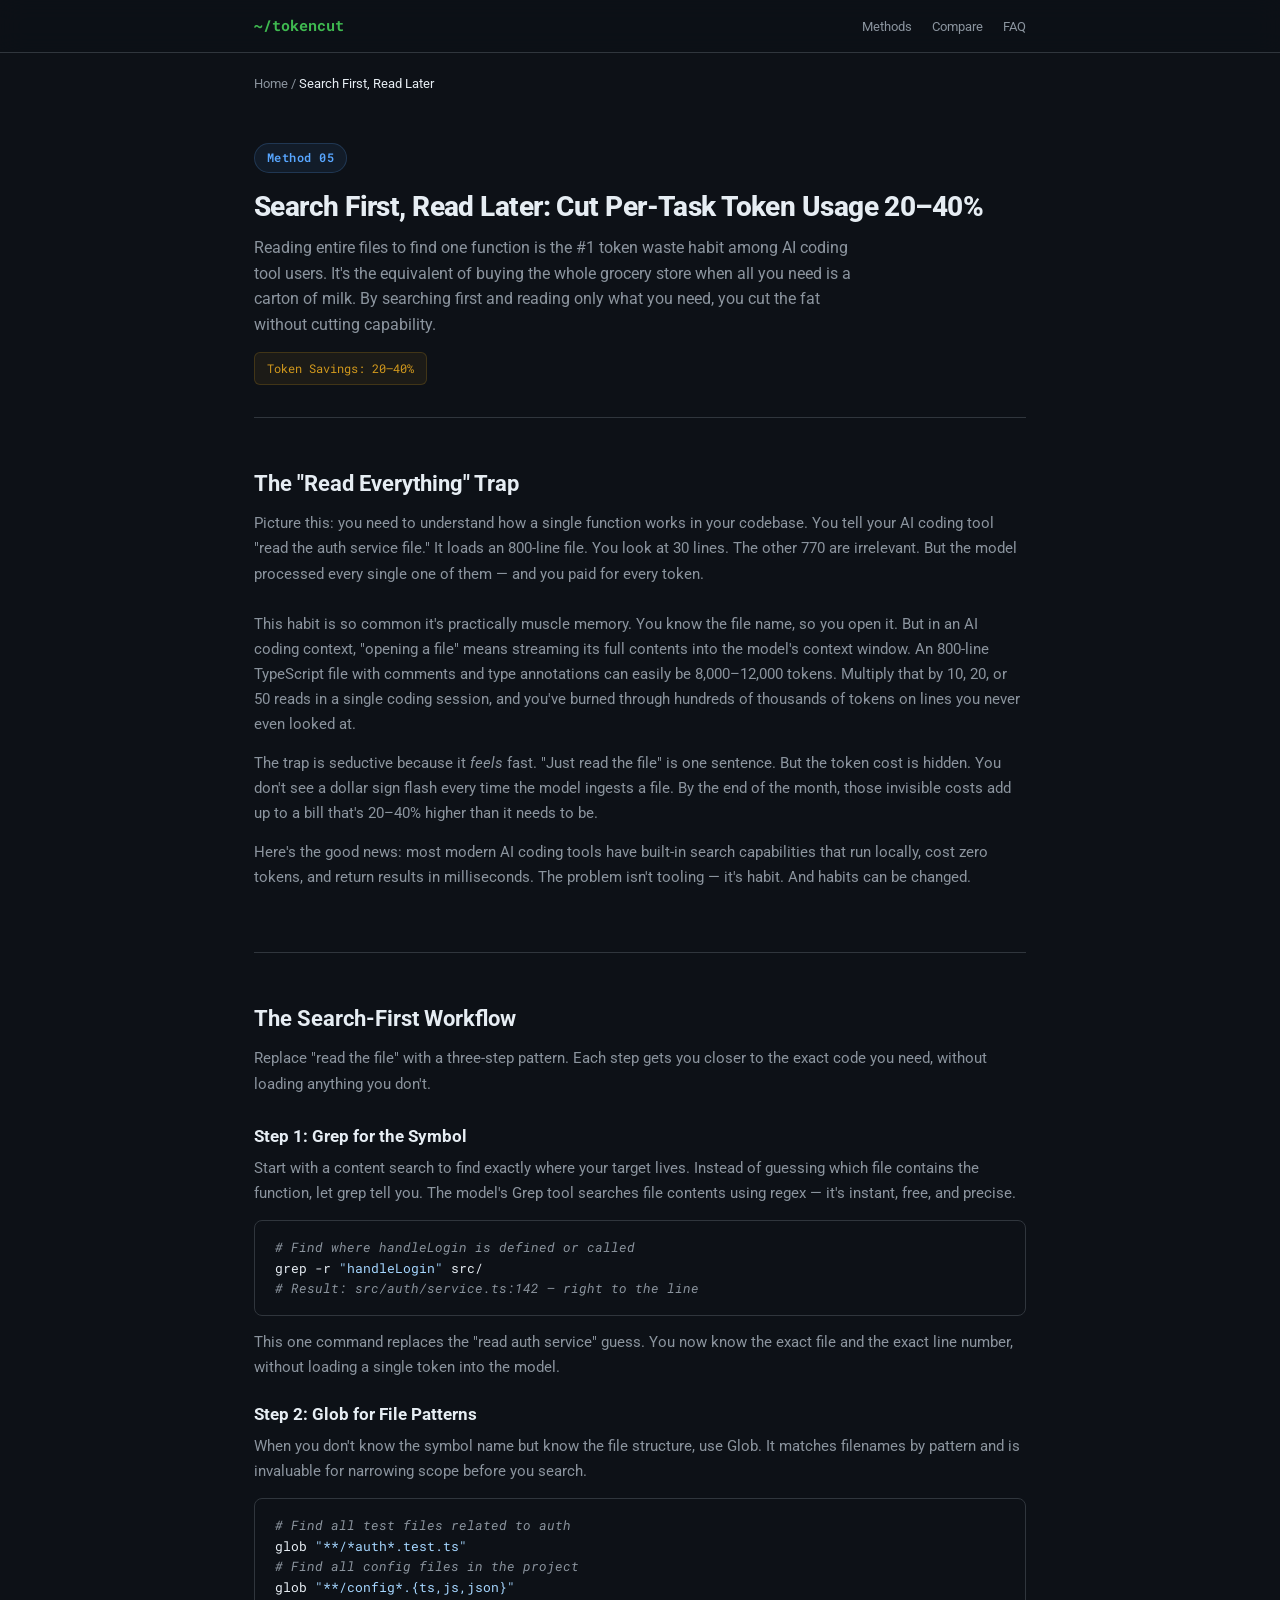
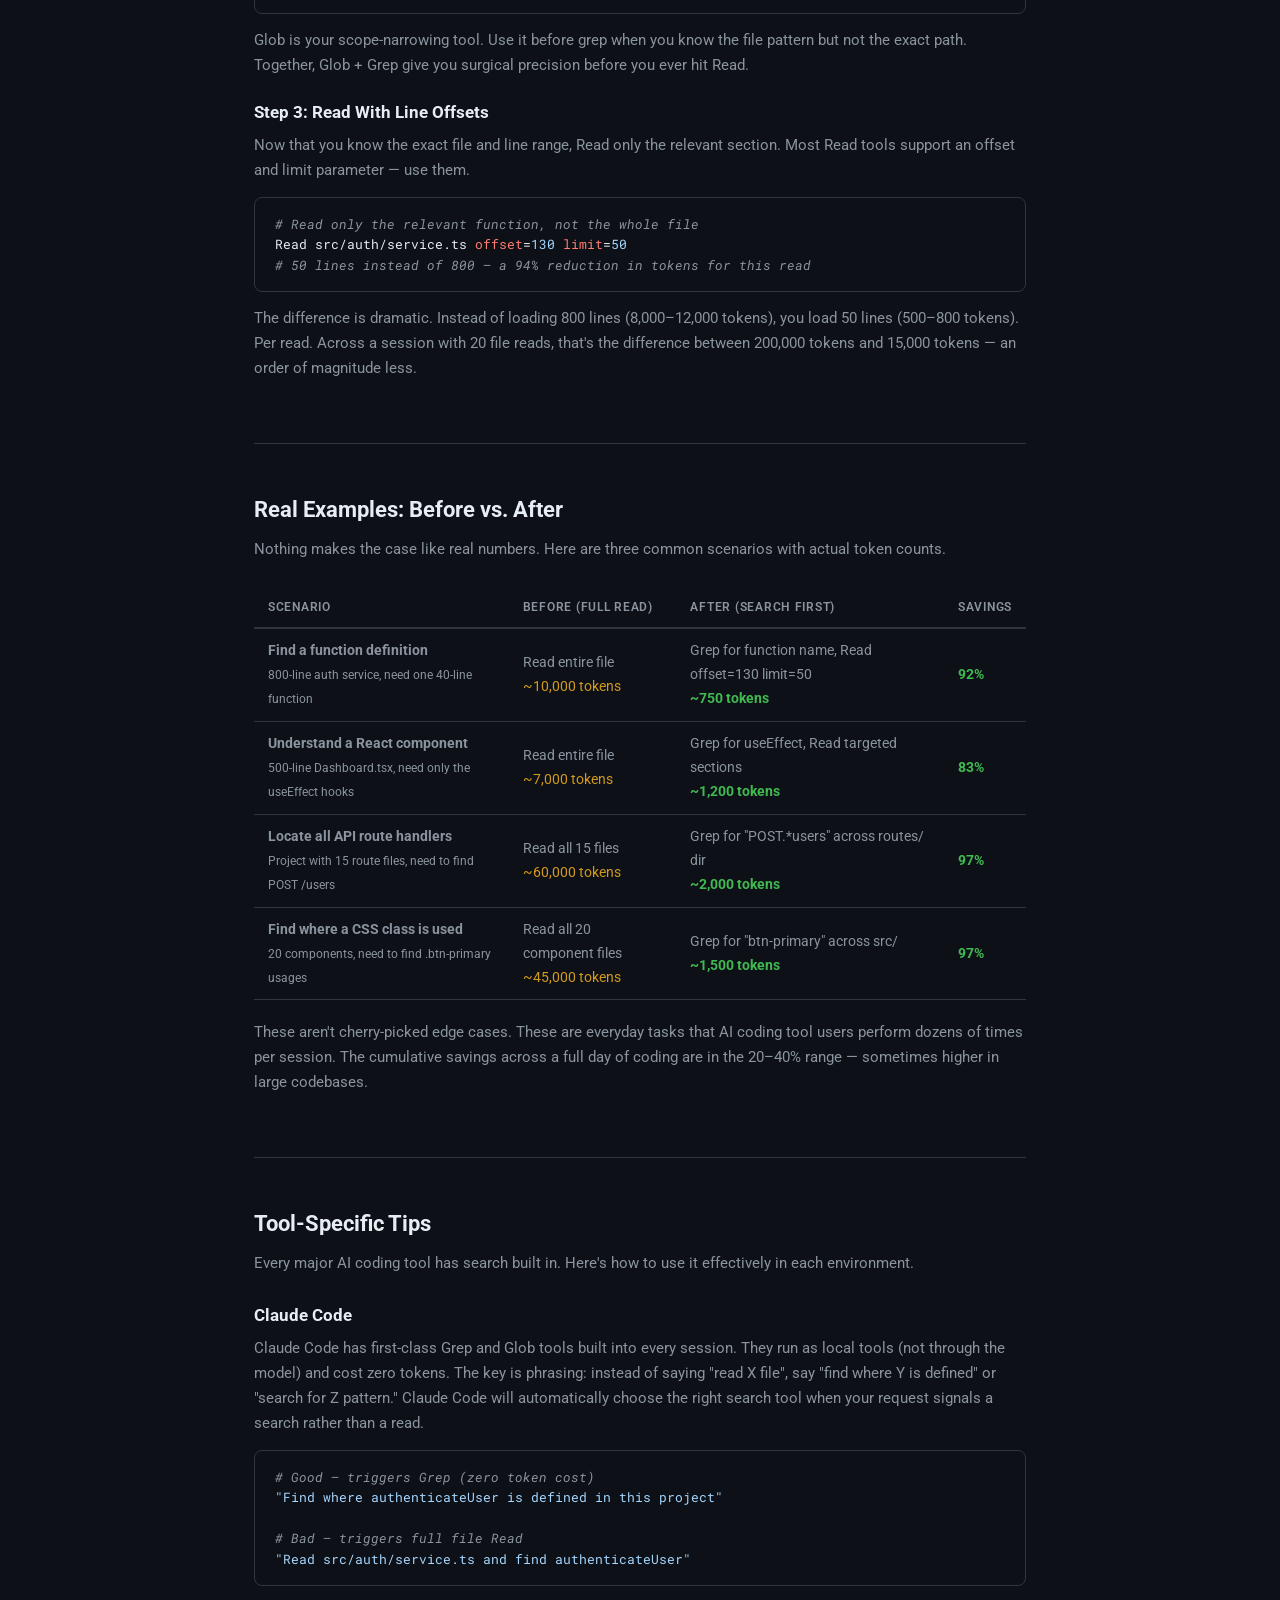
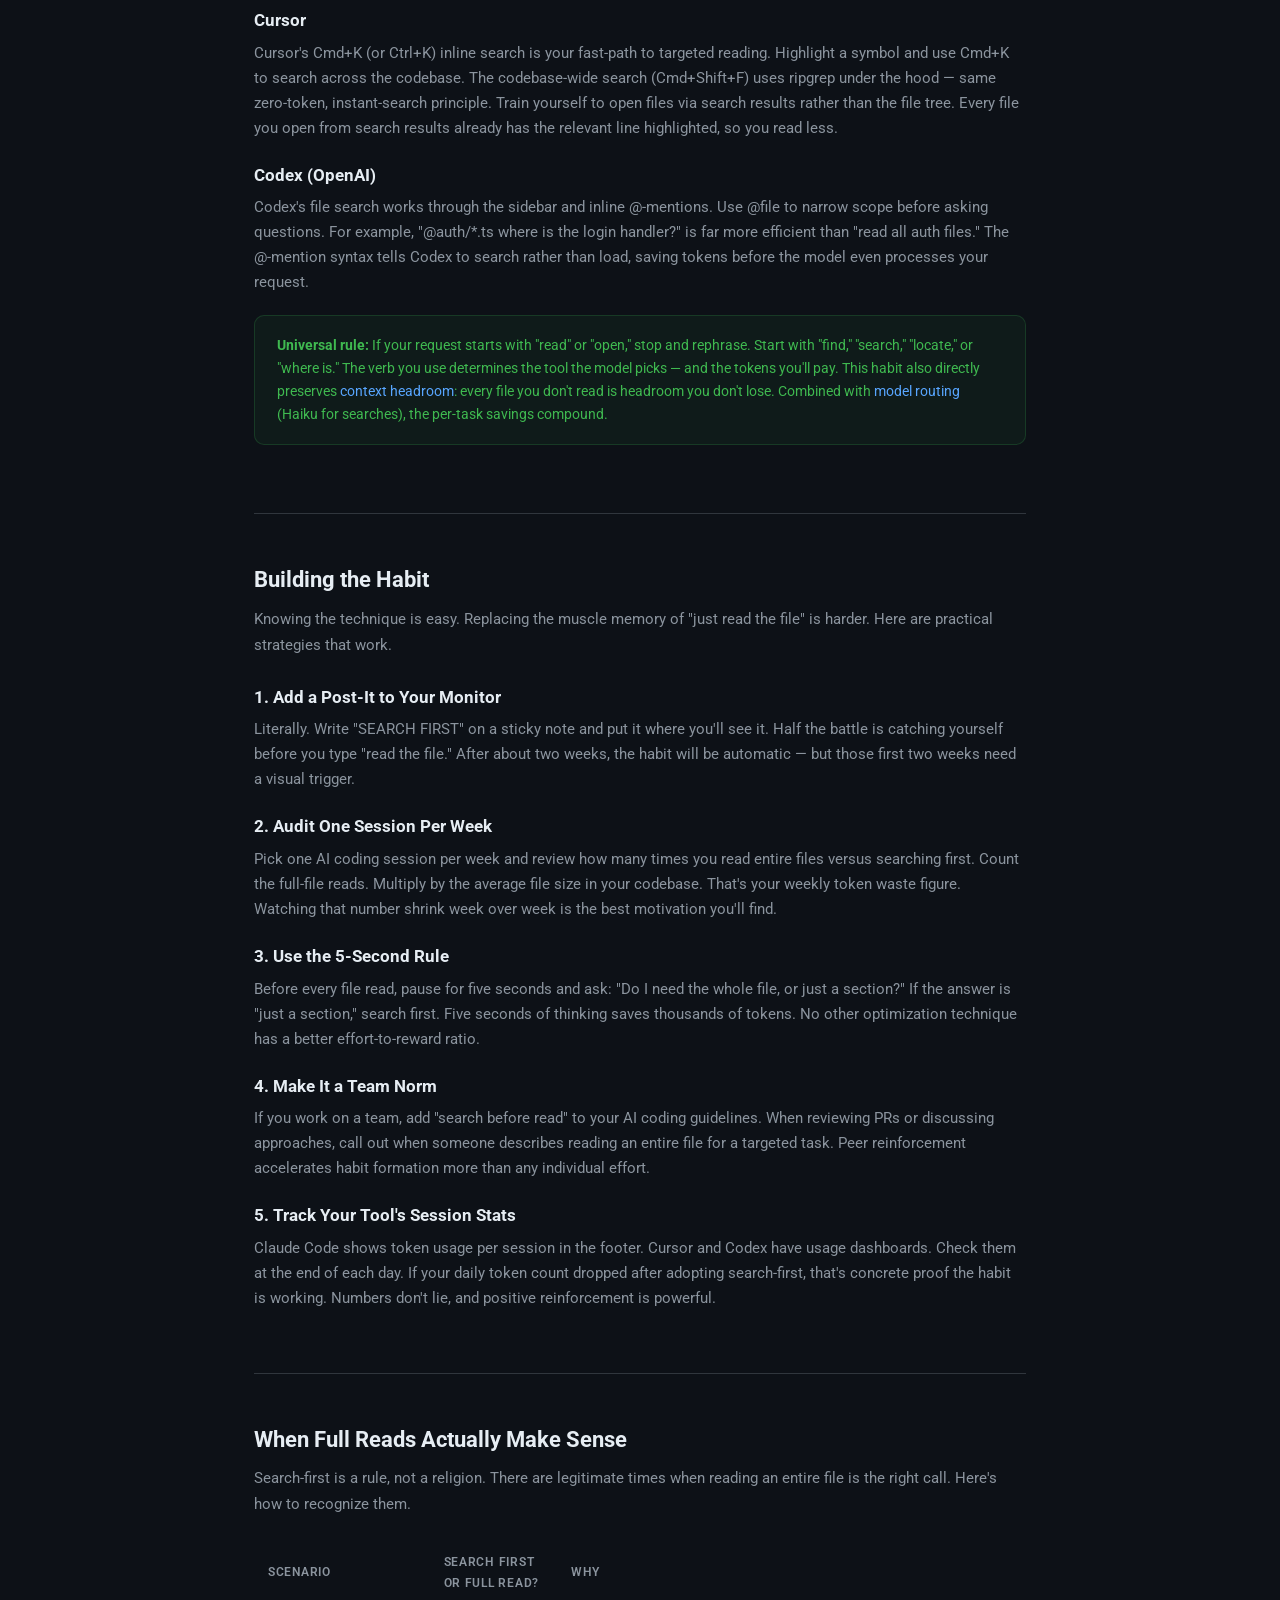
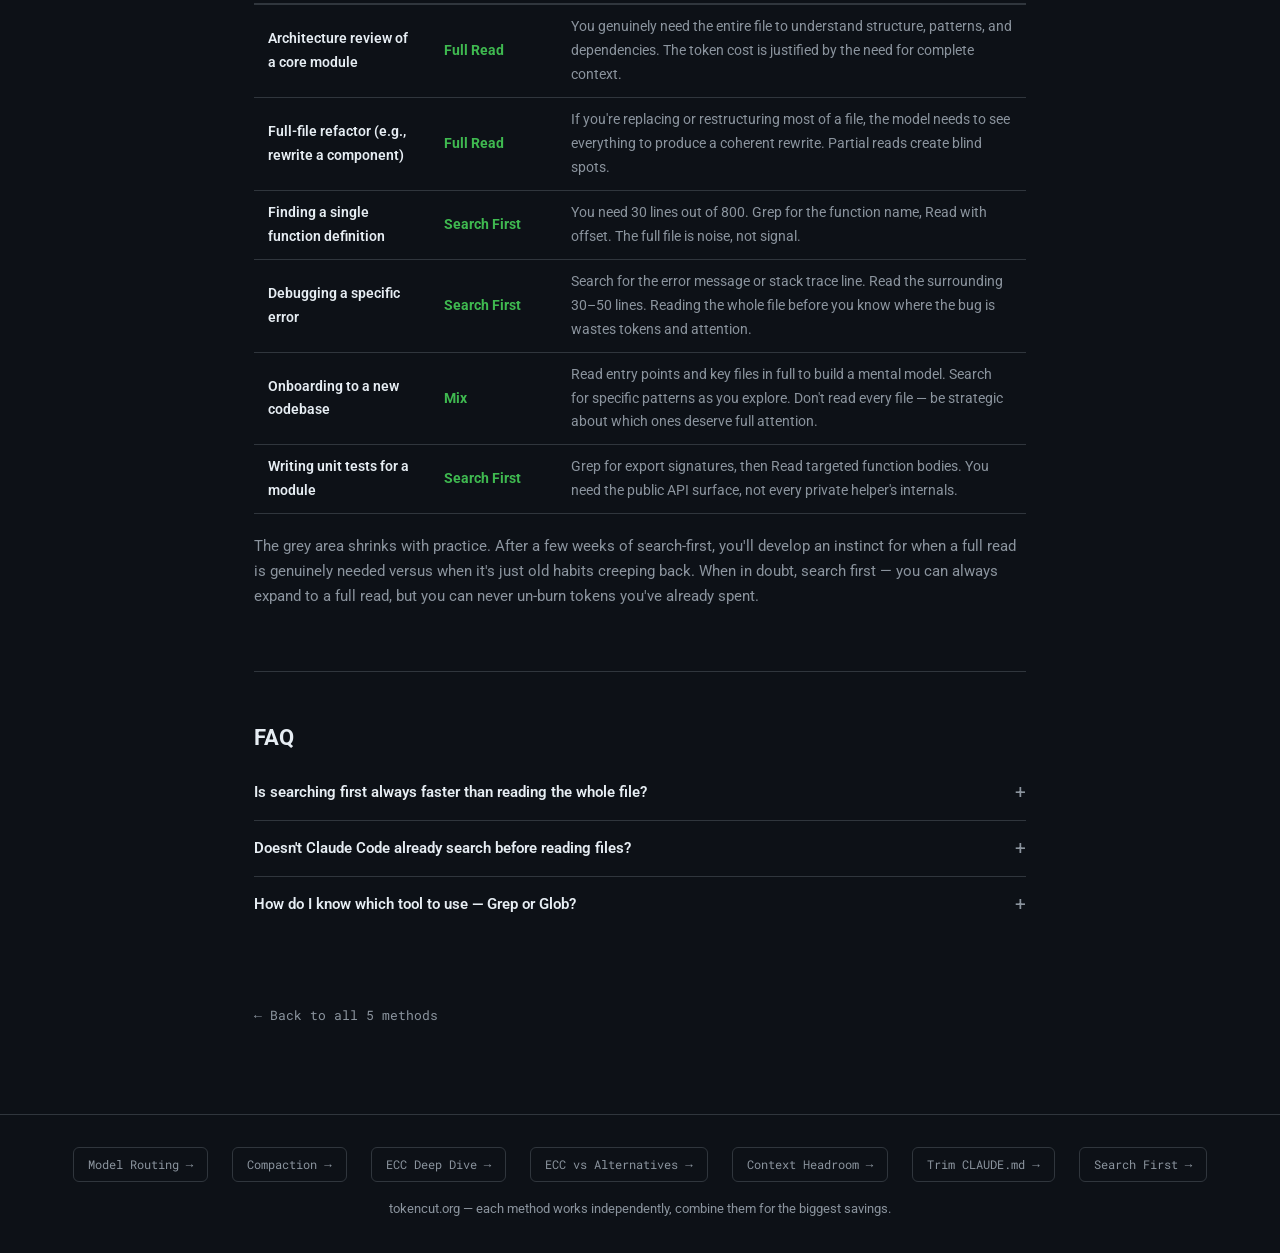
<file: search-first-read-later/index.html>
<!DOCTYPE html>
<html lang="en">
<head>
  <meta charset="UTF-8">
  <meta name="viewport" content="width=device-width, initial-scale=1.0">
  <meta name="msvalidate.01" content="7FF70277A3901FABDFB5647507DE4541">
  <meta name="description" content="Stop reading full files for one function. Search to find code, then Read with offsets. Cut per-task tokens 20-40%. Before/after examples included.">
  <title>Search First, Read Later: Cut Token Waste 20-40% Per Task</title>
  <link rel="canonical" href="https://tokencut.org/search-first-read-later/">
  <meta name="robots" content="index, follow">
  <meta property="og:title" content="Search First, Read Later: Cut Token Waste 20-40% Per Task">
  <meta property="og:description" content="Stop reading entire files for one function. Use Grep and Glob to locate code, then Read with line offsets. Cut per-task token usage 20-40% with a simple habit change.">
  <meta property="og:type" content="article">
  <meta property="og:url" content="https://tokencut.org/search-first-read-later/">
  <meta property="og:locale" content="en_US">
  <meta name="twitter:card" content="summary_large_image">
  <meta name="twitter:title" content="Search First, Read Later: Cut Token Waste 20-40% Per Task">
  <meta name="twitter:description" content="Stop reading entire files for one function. Use Grep and Glob to locate code, then Read with line offsets. Cut per-task token usage 20-40% with a simple habit change.">
  <link rel="preconnect" href="https://fonts.googleapis.com">
  <link href="https://fonts.googleapis.com/css2?family=Google+Sans:wght@400;500;700&family=Roboto:wght@300;400;500;700&family=Roboto+Mono:wght@400;500&display=swap" rel="stylesheet" media="print" onload="this.media='all'">
  <noscript><link href="https://fonts.googleapis.com/css2?family=Google+Sans:wght@400;500;700&family=Roboto:wght@300;400;500;700&family=Roboto+Mono:wght@400;500&display=swap" rel="stylesheet"></noscript>
  <link rel="stylesheet" href="/style.css">
  <script type="application/ld+json">
  {
    "@context": "https://schema.org",
    "@type": "BreadcrumbList",
    "itemListElement": [
      { "@type": "ListItem", "position": 1, "name": "Home", "item": "https://tokencut.org/" },
      { "@type": "ListItem", "position": 2, "name": "Search First, Read Later", "item": "https://tokencut.org/search-first-read-later/" }
    ]
  }
  </script>
  <script type="application/ld+json">
  {
    "@context": "https://schema.org",
    "@type": "Article",
    "headline": "Search First, Read Later: Cut Token Waste 20-40% Per Task",
    "description": "Stop reading entire files for one function. Use Grep and Glob to locate code, then Read with line offsets. Cut per-task token usage 20-40% with a simple habit change. Real before-vs-after examples for Claude Code, Cursor, and Codex.",
    "author": { "@type": "Person", "name": "TokenCut" },
    "datePublished": "2026-06-03",
    "dateModified": "2026-06-03",
    "url": "https://tokencut.org/search-first-read-later/",
    "isAccessibleForFree": true,
    "isPartOf": { "@type": "WebSite", "url": "https://tokencut.org/", "name": "TokenCut" },
    "sameAs": [
      "https://github.com/Jakeshadow/tokencut-ai"
    ]
  }
  </script>
  <script type="application/ld+json">
  {
    "@context": "https://schema.org",
    "@type": "FAQPage",
    "mainEntity": [
      {
        "@type": "Question",
        "name": "Is searching first always faster than reading the whole file?",
        "acceptedAnswer": { "@type": "Answer", "text": "Almost always, yes. A grep search is practically instant and costs zero tokens (it runs as a local tool, not through the model). A full file read of 800 lines sends all 800 lines through the model's context window, costing both tokens and latency. The only exception is when you genuinely need the entire file — for architecture reviews or full-file refactors. In those cases, reading the whole file is the right call. For everything else, search first." }
      },
      {
        "@type": "Question",
        "name": "Doesn't Claude Code already search before reading files?",
        "acceptedAnswer": { "@type": "Answer", "text": "Claude Code has excellent built-in search tools (Grep, Glob), but it only uses them when you explicitly instruct it to. If you say 'read auth.ts and find the login function', the tool reads the whole file. If you say 'find where login is defined in the auth module', it greps first. The difference is in how you phrase your request. Training yourself to ask search-oriented questions is the key habit change." }
      },
      {
        "@type": "Question",
        "name": "How do I know which tool to use — Grep or Glob?",
        "acceptedAnswer": { "@type": "Answer", "text": "Use Grep when you know what you're looking for (a function name, a string, a regex pattern). Use Glob when you're looking for files by name or pattern (*.ts, **/*.test.ts, config*.json). The two tools complement each other: glob first to narrow the file scope, then grep inside those files. Together they let you drill down to exactly the right location before reading anything." }
      }
    ]
  }
  </script>
  <script type="application/ld+json">
  {
    "@context": "https://schema.org",
    "@type": "Organization",
    "name": "TokenCut",
    "url": "https://tokencut.org",
    "description": "Free token counter and AI cost optimization guides — cut token usage 30-50%",
    "sameAs": [
      "https://github.com/Jakeshadow/tokencut-ai"
    ]
  }
  </script>
  <script type="application/ld+json">
  {
    "@context": "https://schema.org",
    "@type": "WebSite",
    "name": "TokenCut",
    "url": "https://tokencut.org",
    "description": "Count tokens, cut AI costs. Free token counter + model routing, strategic compaction, ECC guides.",
    "inLanguage": "en"
  }
  </script>
</head>
<body>

<nav>
  <div class="nav-inner">
    <span class="nav-logo"><a href="/">~/tokencut</a></span>
    <ul class="nav-links">
      <li><a href="/#methods">Methods</a></li>
      <li><a href="/#compare">Compare</a></li>
      <li><a href="/#faq">FAQ</a></li>
    </ul>
  </div>
</nav>

<main>

  <div class="breadcrumb"><a href="/">Home</a> / <span>Search First, Read Later</span></div>

  <!-- Sub-hero -->
  <section class="sub-hero">
    <div class="method-badge">Method 05</div>
    <h1>Search First, Read Later: Cut Per-Task Token Usage 20&ndash;40%</h1>
    <p class="subtitle">Reading entire files to find one function is the #1 token waste habit among AI coding tool users. It's the equivalent of buying the whole grocery store when all you need is a carton of milk. By searching first and reading only what you need, you cut the fat without cutting capability.</p>
    <div class="savings-tag">Token Savings: 20&ndash;40%</div>
  </section>

  <!-- The 'Read Everything' Trap -->
  <section class="section">
    <h2>The "Read Everything" Trap</h2>
    <p class="intro">Picture this: you need to understand how a single function works in your codebase. You tell your AI coding tool "read the auth service file." It loads an 800-line file. You look at 30 lines. The other 770 are irrelevant. But the model processed every single one of them — and you paid for every token.</p>
    <p>This habit is so common it's practically muscle memory. You know the file name, so you open it. But in an AI coding context, "opening a file" means streaming its full contents into the model's context window. An 800-line TypeScript file with comments and type annotations can easily be 8,000&ndash;12,000 tokens. Multiply that by 10, 20, or 50 reads in a single coding session, and you've burned through hundreds of thousands of tokens on lines you never even looked at.</p>
    <p>The trap is seductive because it <em>feels</em> fast. "Just read the file" is one sentence. But the token cost is hidden. You don't see a dollar sign flash every time the model ingests a file. By the end of the month, those invisible costs add up to a bill that's 20&ndash;40% higher than it needs to be.</p>
    <p>Here's the good news: most modern AI coding tools have built-in search capabilities that run locally, cost zero tokens, and return results in milliseconds. The problem isn't tooling — it's habit. And habits can be changed.</p>
  </section>

  <!-- The Search-First Workflow -->
  <section class="section">
    <h2>The Search-First Workflow</h2>
    <p class="intro">Replace "read the file" with a three-step pattern. Each step gets you closer to the exact code you need, without loading anything you don't.</p>

    <h3>Step 1: Grep for the Symbol</h3>
    <p>Start with a content search to find exactly where your target lives. Instead of guessing which file contains the function, let grep tell you. The model's Grep tool searches file contents using regex — it's instant, free, and precise.</p>
    <div class="code-block">
      <span class="cm"># Find where handleLogin is defined or called</span><br>
      grep -r <span class="st">"handleLogin"</span> src/<br>
      <span class="cm"># Result: src/auth/service.ts:142 — right to the line</span>
    </div>
    <p>This one command replaces the "read auth service" guess. You now know the exact file and the exact line number, without loading a single token into the model.</p>

    <h3>Step 2: Glob for File Patterns</h3>
    <p>When you don't know the symbol name but know the file structure, use Glob. It matches filenames by pattern and is invaluable for narrowing scope before you search.</p>
    <div class="code-block">
      <span class="cm"># Find all test files related to auth</span><br>
      glob <span class="st">"**/*auth*.test.ts"</span><br>
      <span class="cm"># Find all config files in the project</span><br>
      glob <span class="st">"**/config*.{ts,js,json}"</span>
    </div>
    <p>Glob is your scope-narrowing tool. Use it before grep when you know the file pattern but not the exact path. Together, Glob + Grep give you surgical precision before you ever hit Read.</p>

    <h3>Step 3: Read With Line Offsets</h3>
    <p>Now that you know the exact file and line range, Read only the relevant section. Most Read tools support an offset and limit parameter — use them.</p>
    <div class="code-block">
      <span class="cm"># Read only the relevant function, not the whole file</span><br>
      Read src/auth/service.ts <span class="kw">offset</span>=<span class="st">130</span> <span class="kw">limit</span>=<span class="st">50</span><br>
      <span class="cm"># 50 lines instead of 800 — a 94% reduction in tokens for this read</span>
    </div>
    <p>The difference is dramatic. Instead of loading 800 lines (8,000&ndash;12,000 tokens), you load 50 lines (500&ndash;800 tokens). Per read. Across a session with 20 file reads, that's the difference between 200,000 tokens and 15,000 tokens — an order of magnitude less.</p>
  </section>

  <!-- Real Examples -->
  <section class="section">
    <h2>Real Examples: Before vs. After</h2>
    <p class="intro">Nothing makes the case like real numbers. Here are three common scenarios with actual token counts.</p>

    <table class="compare-table">
      <tr><th>Scenario</th><th>Before (Full Read)</th><th>After (Search First)</th><th>Savings</th></tr>
      <tr>
        <td><strong>Find a function definition</strong><br><small>800-line auth service, need one 40-line function</small></td>
        <td>Read entire file<br><span class="mid">~10,000 tokens</span></td>
        <td>Grep for function name, Read offset=130 limit=50<br><span class="win">~750 tokens</span></td>
        <td class="win">92%</td>
      </tr>
      <tr>
        <td><strong>Understand a React component</strong><br><small>500-line Dashboard.tsx, need only the useEffect hooks</small></td>
        <td>Read entire file<br><span class="mid">~7,000 tokens</span></td>
        <td>Grep for useEffect, Read targeted sections<br><span class="win">~1,200 tokens</span></td>
        <td class="win">83%</td>
      </tr>
      <tr>
        <td><strong>Locate all API route handlers</strong><br><small>Project with 15 route files, need to find POST /users</small></td>
        <td>Read all 15 files<br><span class="mid">~60,000 tokens</span></td>
        <td>Grep for "POST.*users" across routes/ dir<br><span class="win">~2,000 tokens</span></td>
        <td class="win">97%</td>
      </tr>
      <tr>
        <td><strong>Find where a CSS class is used</strong><br><small>20 components, need to find .btn-primary usages</small></td>
        <td>Read all 20 component files<br><span class="mid">~45,000 tokens</span></td>
        <td>Grep for "btn-primary" across src/<br><span class="win">~1,500 tokens</span></td>
        <td class="win">97%</td>
      </tr>
    </table>

    <p>These aren't cherry-picked edge cases. These are everyday tasks that AI coding tool users perform dozens of times per session. The cumulative savings across a full day of coding are in the 20&ndash;40% range — sometimes higher in large codebases.</p>
  </section>

  <!-- Tool-Specific Tips -->
  <section class="section">
    <h2>Tool-Specific Tips</h2>
    <p class="intro">Every major AI coding tool has search built in. Here's how to use it effectively in each environment.</p>

    <h3>Claude Code</h3>
    <p>Claude Code has first-class Grep and Glob tools built into every session. They run as local tools (not through the model) and cost zero tokens. The key is phrasing: instead of saying "read X file", say "find where Y is defined" or "search for Z pattern." Claude Code will automatically choose the right search tool when your request signals a search rather than a read.</p>
    <div class="code-block">
      <span class="cm"># Good — triggers Grep (zero token cost)</span><br>
      <span class="st">"Find where authenticateUser is defined in this project"</span><br><br>
      <span class="cm"># Bad — triggers full file Read</span><br>
      <span class="st">"Read src/auth/service.ts and find authenticateUser"</span>
    </div>

    <h3>Cursor</h3>
    <p>Cursor's Cmd+K (or Ctrl+K) inline search is your fast-path to targeted reading. Highlight a symbol and use Cmd+K to search across the codebase. The codebase-wide search (Cmd+Shift+F) uses ripgrep under the hood — same zero-token, instant-search principle. Train yourself to open files via search results rather than the file tree. Every file you open from search results already has the relevant line highlighted, so you read less.</p>

    <h3>Codex (OpenAI)</h3>
    <p>Codex's file search works through the sidebar and inline @-mentions. Use @file to narrow scope before asking questions. For example, "@auth/*.ts where is the login handler?" is far more efficient than "read all auth files." The @-mention syntax tells Codex to search rather than load, saving tokens before the model even processes your request.</p>

    <div class="tip-box">
      <strong>Universal rule:</strong> If your request starts with "read" or "open," stop and rephrase. Start with "find," "search," "locate," or "where is." The verb you use determines the tool the model picks — and the tokens you'll pay. This habit also directly preserves <a href="/context-headroom/">context headroom</a>: every file you don't read is headroom you don't lose. Combined with <a href="/model-routing/">model routing</a> (Haiku for searches), the per-task savings compound.
    </div>
  </section>

  <!-- Building the Habit -->
  <section class="section">
    <h2>Building the Habit</h2>
    <p class="intro">Knowing the technique is easy. Replacing the muscle memory of "just read the file" is harder. Here are practical strategies that work.</p>

    <h3>1. Add a Post-It to Your Monitor</h3>
    <p>Literally. Write "SEARCH FIRST" on a sticky note and put it where you'll see it. Half the battle is catching yourself before you type "read the file." After about two weeks, the habit will be automatic — but those first two weeks need a visual trigger.</p>

    <h3>2. Audit One Session Per Week</h3>
    <p>Pick one AI coding session per week and review how many times you read entire files versus searching first. Count the full-file reads. Multiply by the average file size in your codebase. That's your weekly token waste figure. Watching that number shrink week over week is the best motivation you'll find.</p>

    <h3>3. Use the 5-Second Rule</h3>
    <p>Before every file read, pause for five seconds and ask: "Do I need the whole file, or just a section?" If the answer is "just a section," search first. Five seconds of thinking saves thousands of tokens. No other optimization technique has a better effort-to-reward ratio.</p>

    <h3>4. Make It a Team Norm</h3>
    <p>If you work on a team, add "search before read" to your AI coding guidelines. When reviewing PRs or discussing approaches, call out when someone describes reading an entire file for a targeted task. Peer reinforcement accelerates habit formation more than any individual effort.</p>

    <h3>5. Track Your Tool's Session Stats</h3>
    <p>Claude Code shows token usage per session in the footer. Cursor and Codex have usage dashboards. Check them at the end of each day. If your daily token count dropped after adopting search-first, that's concrete proof the habit is working. Numbers don't lie, and positive reinforcement is powerful.</p>
  </section>

  <!-- When Full Reads Actually Make Sense -->
  <section class="section">
    <h2>When Full Reads Actually Make Sense</h2>
    <p class="intro">Search-first is a rule, not a religion. There are legitimate times when reading an entire file is the right call. Here's how to recognize them.</p>

    <table class="decision-table">
      <tr><th>Scenario</th><th>Search First or Full Read?</th><th>Why</th></tr>
      <tr>
        <td>Architecture review of a core module</td>
        <td class="best">Full Read</td>
        <td>You genuinely need the entire file to understand structure, patterns, and dependencies. The token cost is justified by the need for complete context.</td>
      </tr>
      <tr>
        <td>Full-file refactor (e.g., rewrite a component)</td>
        <td class="best">Full Read</td>
        <td>If you're replacing or restructuring most of a file, the model needs to see everything to produce a coherent rewrite. Partial reads create blind spots.</td>
      </tr>
      <tr>
        <td>Finding a single function definition</td>
        <td class="best">Search First</td>
        <td>You need 30 lines out of 800. Grep for the function name, Read with offset. The full file is noise, not signal.</td>
      </tr>
      <tr>
        <td>Debugging a specific error</td>
        <td class="best">Search First</td>
        <td>Search for the error message or stack trace line. Read the surrounding 30&ndash;50 lines. Reading the whole file before you know where the bug is wastes tokens and attention.</td>
      </tr>
      <tr>
        <td>Onboarding to a new codebase</td>
        <td class="best">Mix</td>
        <td>Read entry points and key files in full to build a mental model. Search for specific patterns as you explore. Don't read every file — be strategic about which ones deserve full attention.</td>
      </tr>
      <tr>
        <td>Writing unit tests for a module</td>
        <td class="best">Search First</td>
        <td>Grep for export signatures, then Read targeted function bodies. You need the public API surface, not every private helper's internals.</td>
      </tr>
    </table>

    <p>The grey area shrinks with practice. After a few weeks of search-first, you'll develop an instinct for when a full read is genuinely needed versus when it's just old habits creeping back. When in doubt, search first — you can always expand to a full read, but you can never un-burn tokens you've already spent.</p>
  </section>

  <!-- FAQ -->
  <section class="section" id="faq">
    <h2>FAQ</h2>
    <div class="faq-item">
      <button class="faq-q">Is searching first always faster than reading the whole file?</button>
      <div class="faq-a"><p>Almost always, yes. A grep search is practically instant and costs zero tokens (it runs as a local tool, not through the model). A full file read of 800 lines sends all 800 lines through the model's context window, costing both tokens and latency. The only exception is when you genuinely need the entire file — for architecture reviews or full-file refactors. In those cases, reading the whole file is the right call. For everything else, search first.</p></div>
    </div>
    <div class="faq-item">
      <button class="faq-q">Doesn't Claude Code already search before reading files?</button>
      <div class="faq-a"><p>Claude Code has excellent built-in search tools (Grep, Glob), but it only uses them when you explicitly instruct it to. If you say "read auth.ts and find the login function," the tool reads the whole file. If you say "find where login is defined in the auth module," it greps first. The difference is in how you phrase your request. Training yourself to ask search-oriented questions is the key habit change.</p></div>
    </div>
    <div class="faq-item">
      <button class="faq-q">How do I know which tool to use — Grep or Glob?</button>
      <div class="faq-a"><p>Use Grep when you know what you're looking for (a function name, a string, a regex pattern). Use Glob when you're looking for files by name or pattern (*.ts, **/*.test.ts, config*.json). The two tools complement each other: glob first to narrow the file scope, then grep inside those files. Together they let you drill down to exactly the right location before reading anything.</p></div>
    </div>
  </section>

  <a class="back-link" href="/">&larr; Back to all 5 methods</a>

</main>

<footer>
  <div class="sub-hint">
    <a href="/model-routing/">Model Routing →</a>
    <a href="/strategic-compaction/">Compaction →</a>
    <a href="/ecc-deep-dive/">ECC Deep Dive →</a>
    <a href="/ecc-vs-alternatives/">ECC vs Alternatives →</a>
    <a href="/context-headroom/">Context Headroom →</a>
    <a href="/trim-claude-md/">Trim CLAUDE.md →</a>
    <a href="/search-first-read-later/">Search First →</a>
  </div>
  <p>tokencut.org — each method works independently, combine them for the biggest savings.</p>
</footer>

<script>
  document.querySelectorAll('.faq-q').forEach(function(btn) {
    btn.addEventListener('click', function() {
      var answer = this.nextElementSibling;
      var isOpen = this.classList.contains('open');
      document.querySelectorAll('.faq-q').forEach(function(b) { b.classList.remove('open'); });
      document.querySelectorAll('.faq-a').forEach(function(a) { a.classList.remove('open'); });
      if (!isOpen) { this.classList.add('open'); answer.classList.add('open'); }
    });
  });
</script>

</body>
</html>
</file>
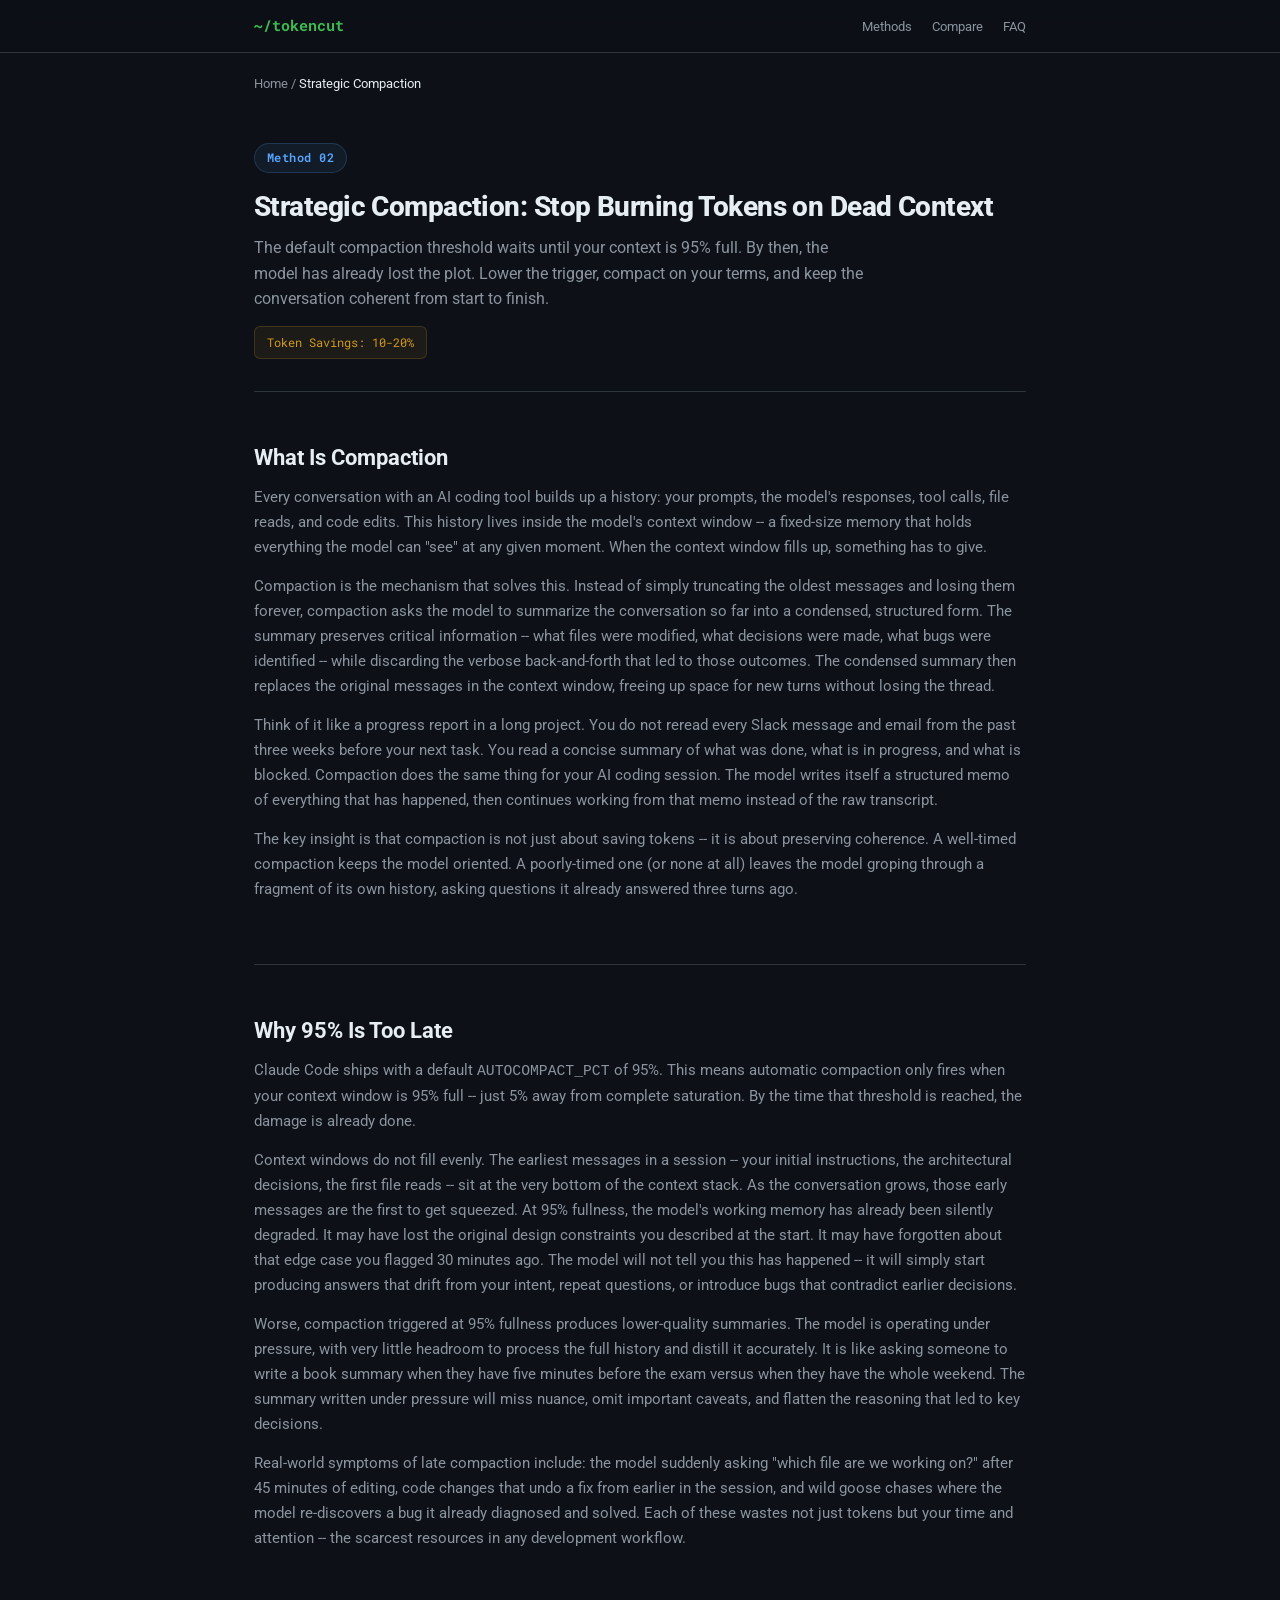
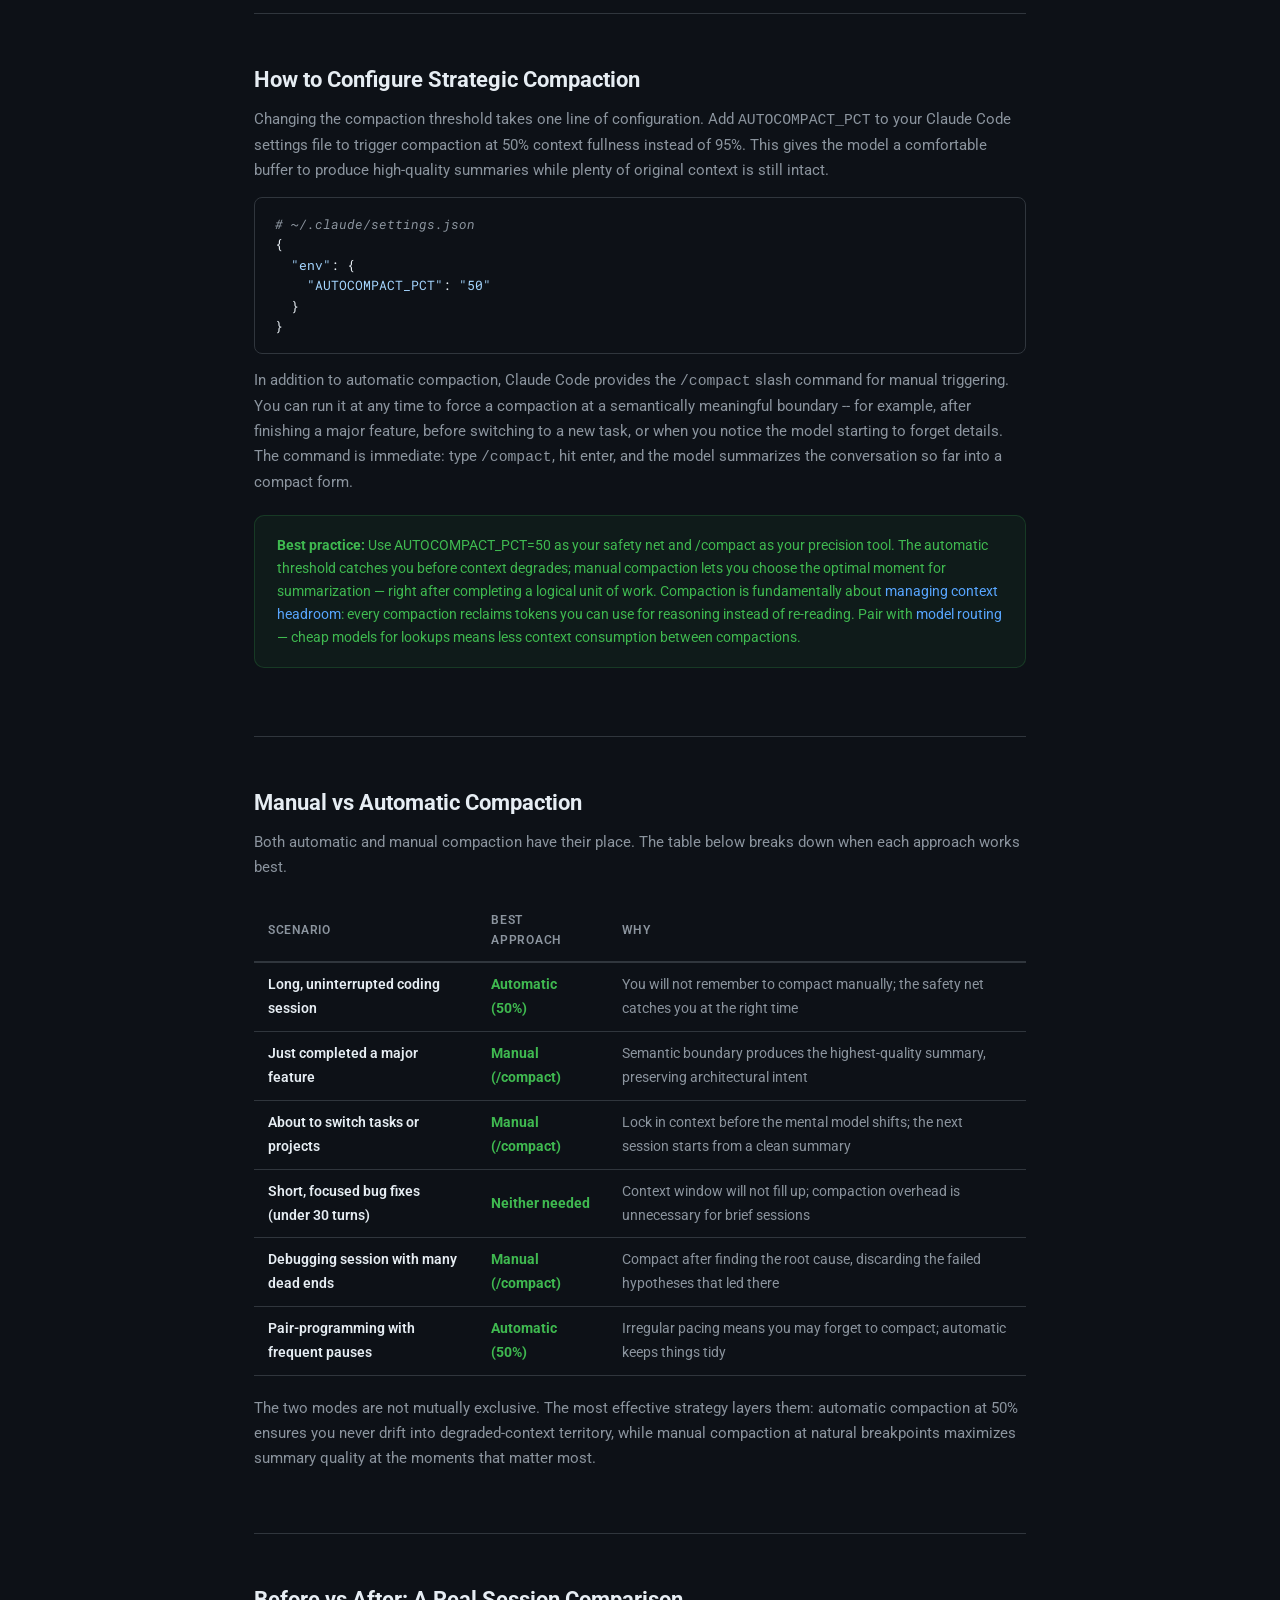
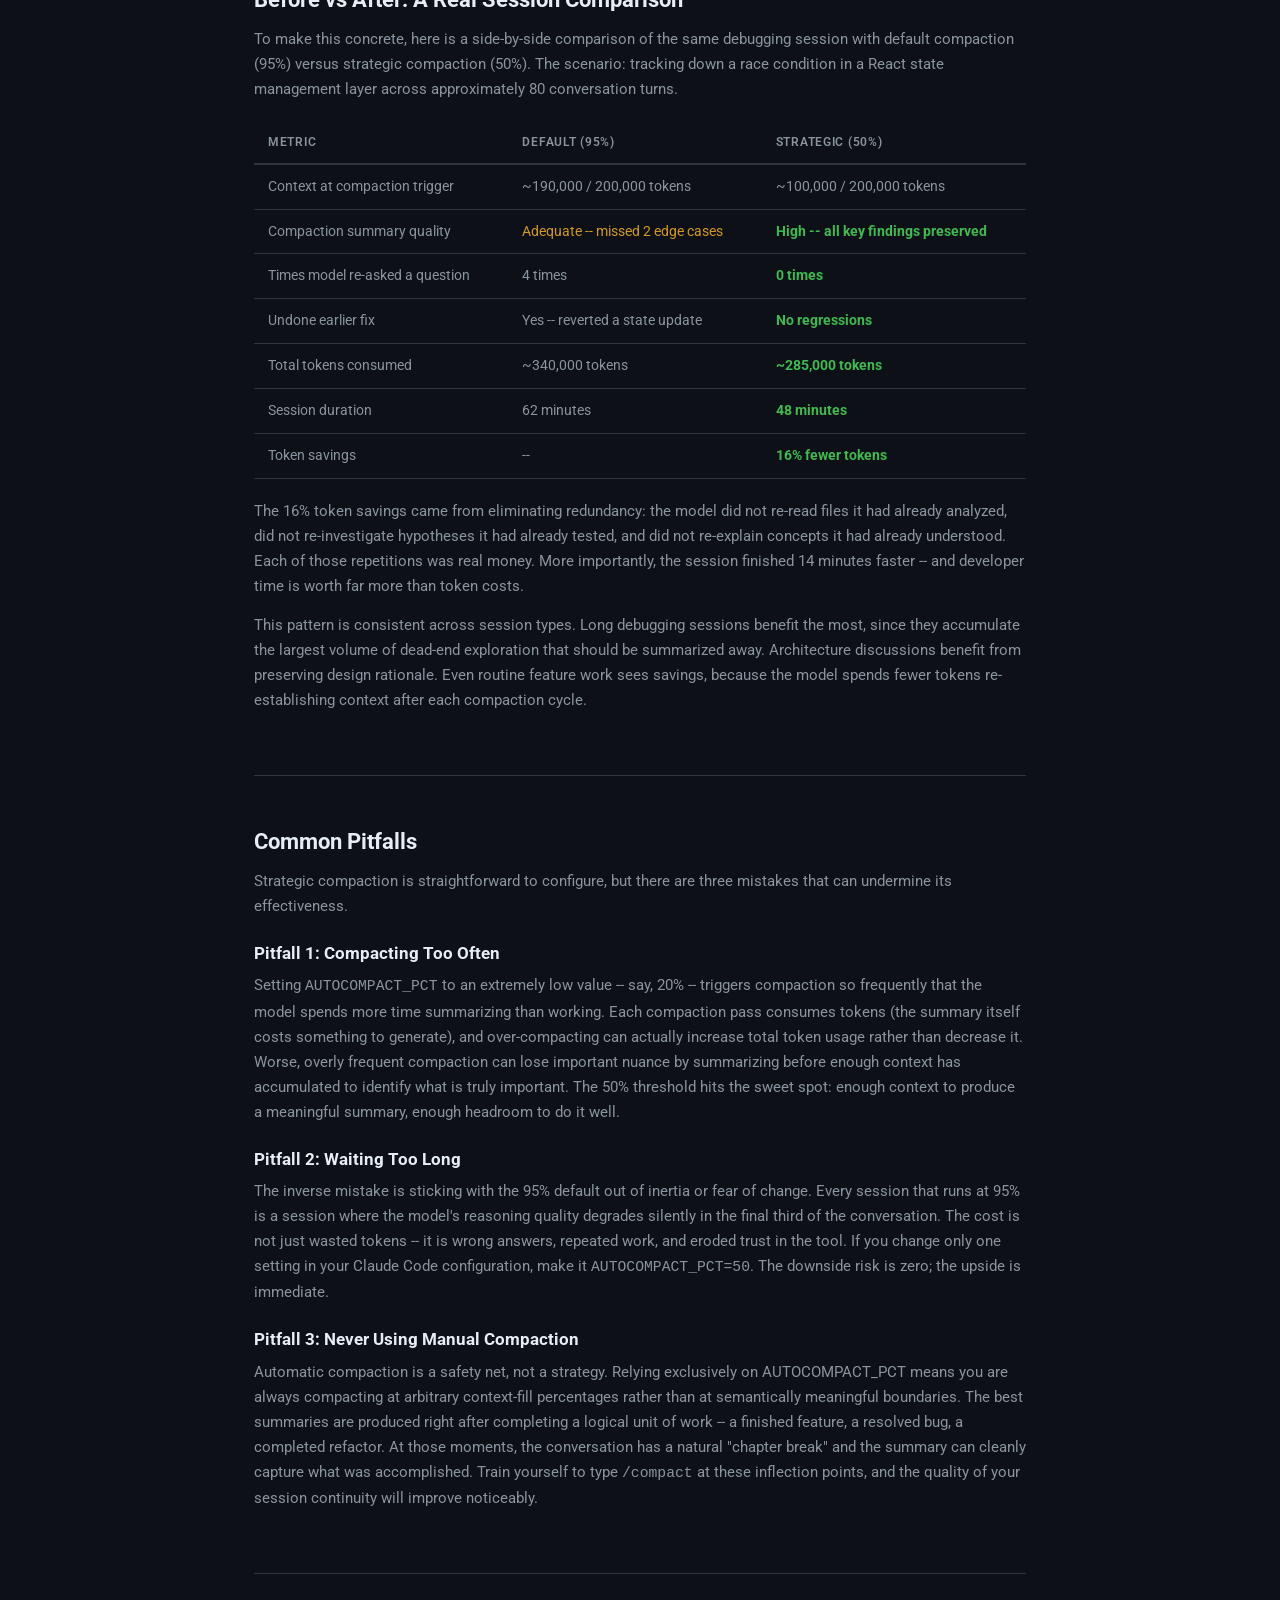
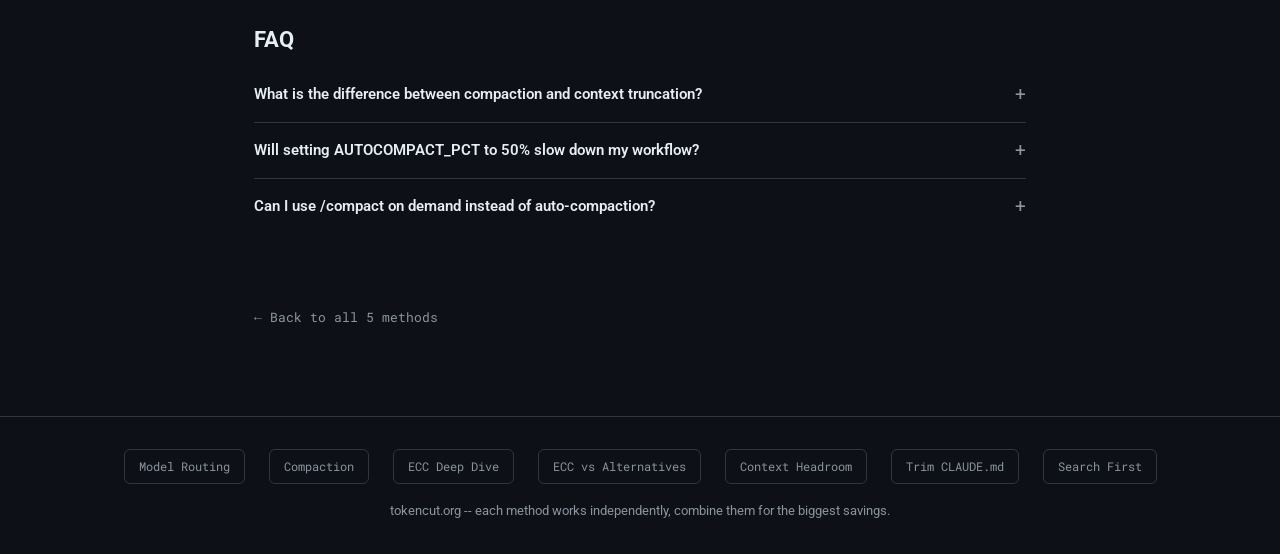
<file: strategic-compaction/index.html>
<!DOCTYPE html>
<html lang="en">
<head>
  <meta charset="UTF-8">
  <meta name="viewport" content="width=device-width, initial-scale=1.0">
  <meta name="msvalidate.01" content="7FF70277A3901FABDFB5647507DE4541">
  <meta name="description" content="Lower AUTOCOMPACT_PCT from 95% to 50% and use /compact strategically to stop burning tokens on dead context. Real before vs after token counts included.">
  <title>Strategic Compaction: Cut Context Waste 10-20% | TokenCut</title>
  <link rel="canonical" href="https://tokencut.org/strategic-compaction/">
  <meta name="robots" content="index, follow">
  <meta property="og:title" content="Strategic Compaction: Cut Context Waste 10-20% | TokenCut">
  <meta property="og:description" content="Stop burning tokens on dead context. Lower AUTOCOMPACT_PCT from 95% to 50%, use /compact strategically. Real before vs after examples.">
  <meta property="og:type" content="article">
  <meta property="og:url" content="https://tokencut.org/strategic-compaction/">
  <meta property="og:locale" content="en_US">
  <meta name="twitter:card" content="summary_large_image">
  <meta name="twitter:title" content="Strategic Compaction: Cut Context Waste 10-20% | TokenCut">
  <meta name="twitter:description" content="Lower AUTOCOMPACT_PCT from 95% to 50%. Use /compact strategically. Real token count examples included.">
  <link rel="preconnect" href="https://fonts.googleapis.com">
  <link href="https://fonts.googleapis.com/css2?family=Google+Sans:wght@400;500;700&family=Roboto:wght@300;400;500;700&family=Roboto+Mono:wght@400;500&display=swap" rel="stylesheet" media="print" onload="this.media='all'">
  <noscript><link href="https://fonts.googleapis.com/css2?family=Google+Sans:wght@400;500;700&family=Roboto:wght@300;400;500;700&family=Roboto+Mono:wght@400;500&display=swap" rel="stylesheet"></noscript>
  <link rel="stylesheet" href="/style.css">
  <script type="application/ld+json">
  {
    "@context": "https://schema.org",
    "@type": "BreadcrumbList",
    "itemListElement": [
      { "@type": "ListItem", "position": 1, "name": "Home", "item": "https://tokencut.org/" },
      { "@type": "ListItem", "position": 2, "name": "Strategic Compaction", "item": "https://tokencut.org/strategic-compaction/" }
    ]
  }
  </script>
  <script type="application/ld+json">
  {
    "@context": "https://schema.org",
    "@type": "Article",
    "headline": "Strategic Compaction: Cut Context Token Waste 10-20%",
    "description": "Stop burning tokens on dead context. Lower AUTOCOMPACT_PCT from 95% to 50%, use /compact strategically, and keep critical information in play.",
    "author": { "@type": "Person", "name": "TokenCut" },
    "datePublished": "2026-06-03",
    "dateModified": "2026-06-03",
    "url": "https://tokencut.org/strategic-compaction/",
    "isAccessibleForFree": true,
    "isPartOf": { "@type": "WebSite", "url": "https://tokencut.org/", "name": "TokenCut" },
    "sameAs": [
      "https://github.com/Jakeshadow/tokencut-ai"
    ]
  }
  </script>
  <script type="application/ld+json">
  {
    "@context": "https://schema.org",
    "@type": "FAQPage",
    "mainEntity": [
      {
        "@type": "Question",
        "name": "What is the difference between compaction and context truncation?",
        "acceptedAnswer": { "@type": "Answer", "text": "Context truncation simply drops the oldest messages when the context window is full — permanently losing everything in them. Compaction actively summarizes conversation history into a condensed form, preserving key decisions, code changes, and reasoning while discarding redundant back-and-forth. Compaction is intelligent compression; truncation is blind deletion. With AUTOCOMPACT_PCT set lower, compaction runs while there is still enough context headroom to produce a high-quality summary, rather than scrambling at the last moment." }
      },
      {
        "@type": "Question",
        "name": "Will setting AUTOCOMPACT_PCT to 50% slow down my workflow?",
        "acceptedAnswer": { "@type": "Answer", "text": "No — compaction runs asynchronously and typically takes only a few seconds. The minor overhead of compacting at 50% is negligible compared to the cost of losing context. In practice, a compaction at 50% preserves higher-quality summaries because the model still has ample headroom to process the full history before condensing it. Users report sessions that stay coherent longer and require less repetition of earlier instructions." }
      },
      {
        "@type": "Question",
        "name": "Can I use /compact on demand instead of auto-compaction?",
        "acceptedAnswer": { "@type": "Answer", "text": "Yes, and combining both is the recommended strategy. Set AUTOCOMPACT_PCT to 50% as a safety net, then manually trigger /compact at natural breakpoints: after completing a major feature, before switching tasks, or when you notice the model starting to forget earlier details. Manual compaction at these inflection points produces the best summaries because you are compacting at semantically meaningful boundaries rather than arbitrary context-fill percentages." }
      }
    ]
  }
  </script>
  <script type="application/ld+json">
  {
    "@context": "https://schema.org",
    "@type": "Organization",
    "name": "TokenCut",
    "url": "https://tokencut.org",
    "description": "Free token counter and AI cost optimization guides — cut token usage 30-50%",
    "sameAs": [
      "https://github.com/Jakeshadow/tokencut-ai"
    ]
  }
  </script>
  <script type="application/ld+json">
  {
    "@context": "https://schema.org",
    "@type": "WebSite",
    "name": "TokenCut",
    "url": "https://tokencut.org",
    "description": "Count tokens, cut AI costs. Free token counter + model routing, strategic compaction, ECC guides.",
    "inLanguage": "en"
  }
  </script>
</head>
<body>

<nav>
  <div class="nav-inner">
    <span class="nav-logo"><a href="/">~/tokencut</a></span>
    <ul class="nav-links">
      <li><a href="/#methods">Methods</a></li>
      <li><a href="/#compare">Compare</a></li>
      <li><a href="/#faq">FAQ</a></li>
    </ul>
  </div>
</nav>

<main>

  <!-- Breadcrumb -->
  <div class="breadcrumb"><a href="/">Home</a> / <span>Strategic Compaction</span></div>

  <!-- Sub-hero -->
  <section class="sub-hero">
    <div class="method-badge">Method 02</div>
    <h1>Strategic Compaction: Stop Burning Tokens on Dead Context</h1>
    <p class="subtitle">The default compaction threshold waits until your context is 95% full. By then, the model has already lost the plot. Lower the trigger, compact on your terms, and keep the conversation coherent from start to finish.</p>
    <div class="savings-tag">Token Savings: 10-20%</div>
  </section>

  <!-- What Is Compaction -->
  <section class="section">
    <h2>What Is Compaction</h2>
    <p>Every conversation with an AI coding tool builds up a history: your prompts, the model's responses, tool calls, file reads, and code edits. This history lives inside the model's context window -- a fixed-size memory that holds everything the model can "see" at any given moment. When the context window fills up, something has to give.</p>
    <p>Compaction is the mechanism that solves this. Instead of simply truncating the oldest messages and losing them forever, compaction asks the model to summarize the conversation so far into a condensed, structured form. The summary preserves critical information -- what files were modified, what decisions were made, what bugs were identified -- while discarding the verbose back-and-forth that led to those outcomes. The condensed summary then replaces the original messages in the context window, freeing up space for new turns without losing the thread.</p>
    <p>Think of it like a progress report in a long project. You do not reread every Slack message and email from the past three weeks before your next task. You read a concise summary of what was done, what is in progress, and what is blocked. Compaction does the same thing for your AI coding session. The model writes itself a structured memo of everything that has happened, then continues working from that memo instead of the raw transcript.</p>
    <p>The key insight is that compaction is not just about saving tokens -- it is about preserving coherence. A well-timed compaction keeps the model oriented. A poorly-timed one (or none at all) leaves the model groping through a fragment of its own history, asking questions it already answered three turns ago.</p>
  </section>

  <!-- Why 95% Is Too Late -->
  <section class="section">
    <h2>Why 95% Is Too Late</h2>
    <p>Claude Code ships with a default <code>AUTOCOMPACT_PCT</code> of 95%. This means automatic compaction only fires when your context window is 95% full -- just 5% away from complete saturation. By the time that threshold is reached, the damage is already done.</p>
    <p>Context windows do not fill evenly. The earliest messages in a session -- your initial instructions, the architectural decisions, the first file reads -- sit at the very bottom of the context stack. As the conversation grows, those early messages are the first to get squeezed. At 95% fullness, the model's working memory has already been silently degraded. It may have lost the original design constraints you described at the start. It may have forgotten about that edge case you flagged 30 minutes ago. The model will not tell you this has happened -- it will simply start producing answers that drift from your intent, repeat questions, or introduce bugs that contradict earlier decisions.</p>
    <p>Worse, compaction triggered at 95% fullness produces lower-quality summaries. The model is operating under pressure, with very little headroom to process the full history and distill it accurately. It is like asking someone to write a book summary when they have five minutes before the exam versus when they have the whole weekend. The summary written under pressure will miss nuance, omit important caveats, and flatten the reasoning that led to key decisions.</p>
    <p>Real-world symptoms of late compaction include: the model suddenly asking "which file are we working on?" after 45 minutes of editing, code changes that undo a fix from earlier in the session, and wild goose chases where the model re-discovers a bug it already diagnosed and solved. Each of these wastes not just tokens but your time and attention -- the scarcest resources in any development workflow.</p>
  </section>

  <!-- How to Configure It -->
  <section class="section">
    <h2>How to Configure Strategic Compaction</h2>
    <p>Changing the compaction threshold takes one line of configuration. Add <code>AUTOCOMPACT_PCT</code> to your Claude Code settings file to trigger compaction at 50% context fullness instead of 95%. This gives the model a comfortable buffer to produce high-quality summaries while plenty of original context is still intact.</p>
    <div class="code-block">
      <span class="cm"># ~/.claude/settings.json</span><br>
      {<br>
      &nbsp;&nbsp;<span class="st">"env"</span>: {<br>
      &nbsp;&nbsp;&nbsp;&nbsp;<span class="st">"AUTOCOMPACT_PCT"</span>: <span class="st">"50"</span><br>
      &nbsp;&nbsp;}<br>
      }
    </div>
    <p>In addition to automatic compaction, Claude Code provides the <code>/compact</code> slash command for manual triggering. You can run it at any time to force a compaction at a semantically meaningful boundary -- for example, after finishing a major feature, before switching to a new task, or when you notice the model starting to forget details. The command is immediate: type <code>/compact</code>, hit enter, and the model summarizes the conversation so far into a compact form.</p>
    <div class="tip-box">
      <strong>Best practice:</strong> Use AUTOCOMPACT_PCT=50 as your safety net and /compact as your precision tool. The automatic threshold catches you before context degrades; manual compaction lets you choose the optimal moment for summarization — right after completing a logical unit of work. Compaction is fundamentally about <a href="/context-headroom/">managing context headroom</a>: every compaction reclaims tokens you can use for reasoning instead of re-reading. Pair with <a href="/model-routing/">model routing</a> — cheap models for lookups means less context consumption between compactions.
    </div>
  </section>

  <!-- Manual vs Automatic Compaction -->
  <section class="section">
    <h2>Manual vs Automatic Compaction</h2>
    <p>Both automatic and manual compaction have their place. The table below breaks down when each approach works best.</p>
    <table class="decision-table">
      <tr><th>Scenario</th><th>Best Approach</th><th>Why</th></tr>
      <tr><td>Long, uninterrupted coding session</td><td class="best">Automatic (50%)</td><td>You will not remember to compact manually; the safety net catches you at the right time</td></tr>
      <tr><td>Just completed a major feature</td><td class="best">Manual (/compact)</td><td>Semantic boundary produces the highest-quality summary, preserving architectural intent</td></tr>
      <tr><td>About to switch tasks or projects</td><td class="best">Manual (/compact)</td><td>Lock in context before the mental model shifts; the next session starts from a clean summary</td></tr>
      <tr><td>Short, focused bug fixes (under 30 turns)</td><td class="best">Neither needed</td><td>Context window will not fill up; compaction overhead is unnecessary for brief sessions</td></tr>
      <tr><td>Debugging session with many dead ends</td><td class="best">Manual (/compact)</td><td>Compact after finding the root cause, discarding the failed hypotheses that led there</td></tr>
      <tr><td>Pair-programming with frequent pauses</td><td class="best">Automatic (50%)</td><td>Irregular pacing means you may forget to compact; automatic keeps things tidy</td></tr>
    </table>
    <p>The two modes are not mutually exclusive. The most effective strategy layers them: automatic compaction at 50% ensures you never drift into degraded-context territory, while manual compaction at natural breakpoints maximizes summary quality at the moments that matter most.</p>
  </section>

  <!-- Before vs After -->
  <section class="section">
    <h2>Before vs After: A Real Session Comparison</h2>
    <p>To make this concrete, here is a side-by-side comparison of the same debugging session with default compaction (95%) versus strategic compaction (50%). The scenario: tracking down a race condition in a React state management layer across approximately 80 conversation turns.</p>
    <table class="compare-table">
      <tr><th>Metric</th><th>Default (95%)</th><th>Strategic (50%)</th></tr>
      <tr><td>Context at compaction trigger</td><td>~190,000 / 200,000 tokens</td><td>~100,000 / 200,000 tokens</td></tr>
      <tr><td>Compaction summary quality</td><td class="mid">Adequate -- missed 2 edge cases</td><td class="win">High -- all key findings preserved</td></tr>
      <tr><td>Times model re-asked a question</td><td>4 times</td><td class="win">0 times</td></tr>
      <tr><td>Undone earlier fix</td><td>Yes -- reverted a state update</td><td class="win">No regressions</td></tr>
      <tr><td>Total tokens consumed</td><td>~340,000 tokens</td><td class="win">~285,000 tokens</td></tr>
      <tr><td>Session duration</td><td>62 minutes</td><td class="win">48 minutes</td></tr>
      <tr><td>Token savings</td><td>--</td><td class="win">16% fewer tokens</td></tr>
    </table>
    <p>The 16% token savings came from eliminating redundancy: the model did not re-read files it had already analyzed, did not re-investigate hypotheses it had already tested, and did not re-explain concepts it had already understood. Each of those repetitions was real money. More importantly, the session finished 14 minutes faster -- and developer time is worth far more than token costs.</p>
    <p>This pattern is consistent across session types. Long debugging sessions benefit the most, since they accumulate the largest volume of dead-end exploration that should be summarized away. Architecture discussions benefit from preserving design rationale. Even routine feature work sees savings, because the model spends fewer tokens re-establishing context after each compaction cycle.</p>
  </section>

  <!-- Common Pitfalls -->
  <section class="section">
    <h2>Common Pitfalls</h2>
    <p>Strategic compaction is straightforward to configure, but there are three mistakes that can undermine its effectiveness.</p>
    <h3>Pitfall 1: Compacting Too Often</h3>
    <p>Setting <code>AUTOCOMPACT_PCT</code> to an extremely low value -- say, 20% -- triggers compaction so frequently that the model spends more time summarizing than working. Each compaction pass consumes tokens (the summary itself costs something to generate), and over-compacting can actually increase total token usage rather than decrease it. Worse, overly frequent compaction can lose important nuance by summarizing before enough context has accumulated to identify what is truly important. The 50% threshold hits the sweet spot: enough context to produce a meaningful summary, enough headroom to do it well.</p>
    <h3>Pitfall 2: Waiting Too Long</h3>
    <p>The inverse mistake is sticking with the 95% default out of inertia or fear of change. Every session that runs at 95% is a session where the model's reasoning quality degrades silently in the final third of the conversation. The cost is not just wasted tokens -- it is wrong answers, repeated work, and eroded trust in the tool. If you change only one setting in your Claude Code configuration, make it <code>AUTOCOMPACT_PCT=50</code>. The downside risk is zero; the upside is immediate.</p>
    <h3>Pitfall 3: Never Using Manual Compaction</h3>
    <p>Automatic compaction is a safety net, not a strategy. Relying exclusively on AUTOCOMPACT_PCT means you are always compacting at arbitrary context-fill percentages rather than at semantically meaningful boundaries. The best summaries are produced right after completing a logical unit of work -- a finished feature, a resolved bug, a completed refactor. At those moments, the conversation has a natural "chapter break" and the summary can cleanly capture what was accomplished. Train yourself to type <code>/compact</code> at these inflection points, and the quality of your session continuity will improve noticeably.</p>
  </section>

  <!-- FAQ -->
  <section class="section" id="faq">
    <h2>FAQ</h2>
    <div class="faq-item">
      <button class="faq-q">What is the difference between compaction and context truncation?</button>
      <div class="faq-a"><p>Context truncation simply drops the oldest messages when the context window is full -- permanently losing everything in them. Compaction actively summarizes conversation history into a condensed form, preserving key decisions, code changes, and reasoning while discarding redundant back-and-forth. Compaction is intelligent compression; truncation is blind deletion. With AUTOCOMPACT_PCT set lower, compaction runs while there is still enough context headroom to produce a high-quality summary, rather than scrambling at the last moment.</p></div>
    </div>
    <div class="faq-item">
      <button class="faq-q">Will setting AUTOCOMPACT_PCT to 50% slow down my workflow?</button>
      <div class="faq-a"><p>No -- compaction runs asynchronously and typically takes only a few seconds. The minor overhead of compacting at 50% is negligible compared to the cost of losing context. In practice, a compaction at 50% preserves higher-quality summaries because the model still has ample headroom to process the full history before condensing it. Users report sessions that stay coherent longer and require less repetition of earlier instructions. The net effect is faster sessions, not slower ones.</p></div>
    </div>
    <div class="faq-item">
      <button class="faq-q">Can I use /compact on demand instead of auto-compaction?</button>
      <div class="faq-a"><p>Yes, and combining both is the recommended strategy. Set AUTOCOMPACT_PCT to 50% as a safety net, then manually trigger /compact at natural breakpoints: after completing a major feature, before switching tasks, or when you notice the model starting to forget earlier details. Manual compaction at these inflection points produces the best summaries because you are compacting at semantically meaningful boundaries rather than arbitrary context-fill percentages. The two approaches complement each other -- automatic keeps you safe, manual keeps you precise.</p></div>
    </div>
  </section>

  <!-- Back link -->
  <a class="back-link" href="/">&#8592; Back to all 5 methods</a>

</main>

<footer>
  <div class="sub-hint">
    <a href="/model-routing/">Model Routing</a>
    <a href="/strategic-compaction/">Compaction</a>
    <a href="/ecc-deep-dive/">ECC Deep Dive</a>
    <a href="/ecc-vs-alternatives/">ECC vs Alternatives</a>
    <a href="/context-headroom/">Context Headroom</a>
    <a href="/trim-claude-md/">Trim CLAUDE.md</a>
    <a href="/search-first-read-later/">Search First</a>
  </div>
  <p>tokencut.org -- each method works independently, combine them for the biggest savings.</p>
</footer>

<script>
  document.querySelectorAll('.faq-q').forEach(function(btn) {
    btn.addEventListener('click', function() {
      var answer = this.nextElementSibling;
      var isOpen = this.classList.contains('open');
      document.querySelectorAll('.faq-q').forEach(function(b) { b.classList.remove('open'); });
      document.querySelectorAll('.faq-a').forEach(function(a) { a.classList.remove('open'); });
      if (!isOpen) { this.classList.add('open'); answer.classList.add('open'); }
    });
  });
</script>

</body>
</html>
</file>
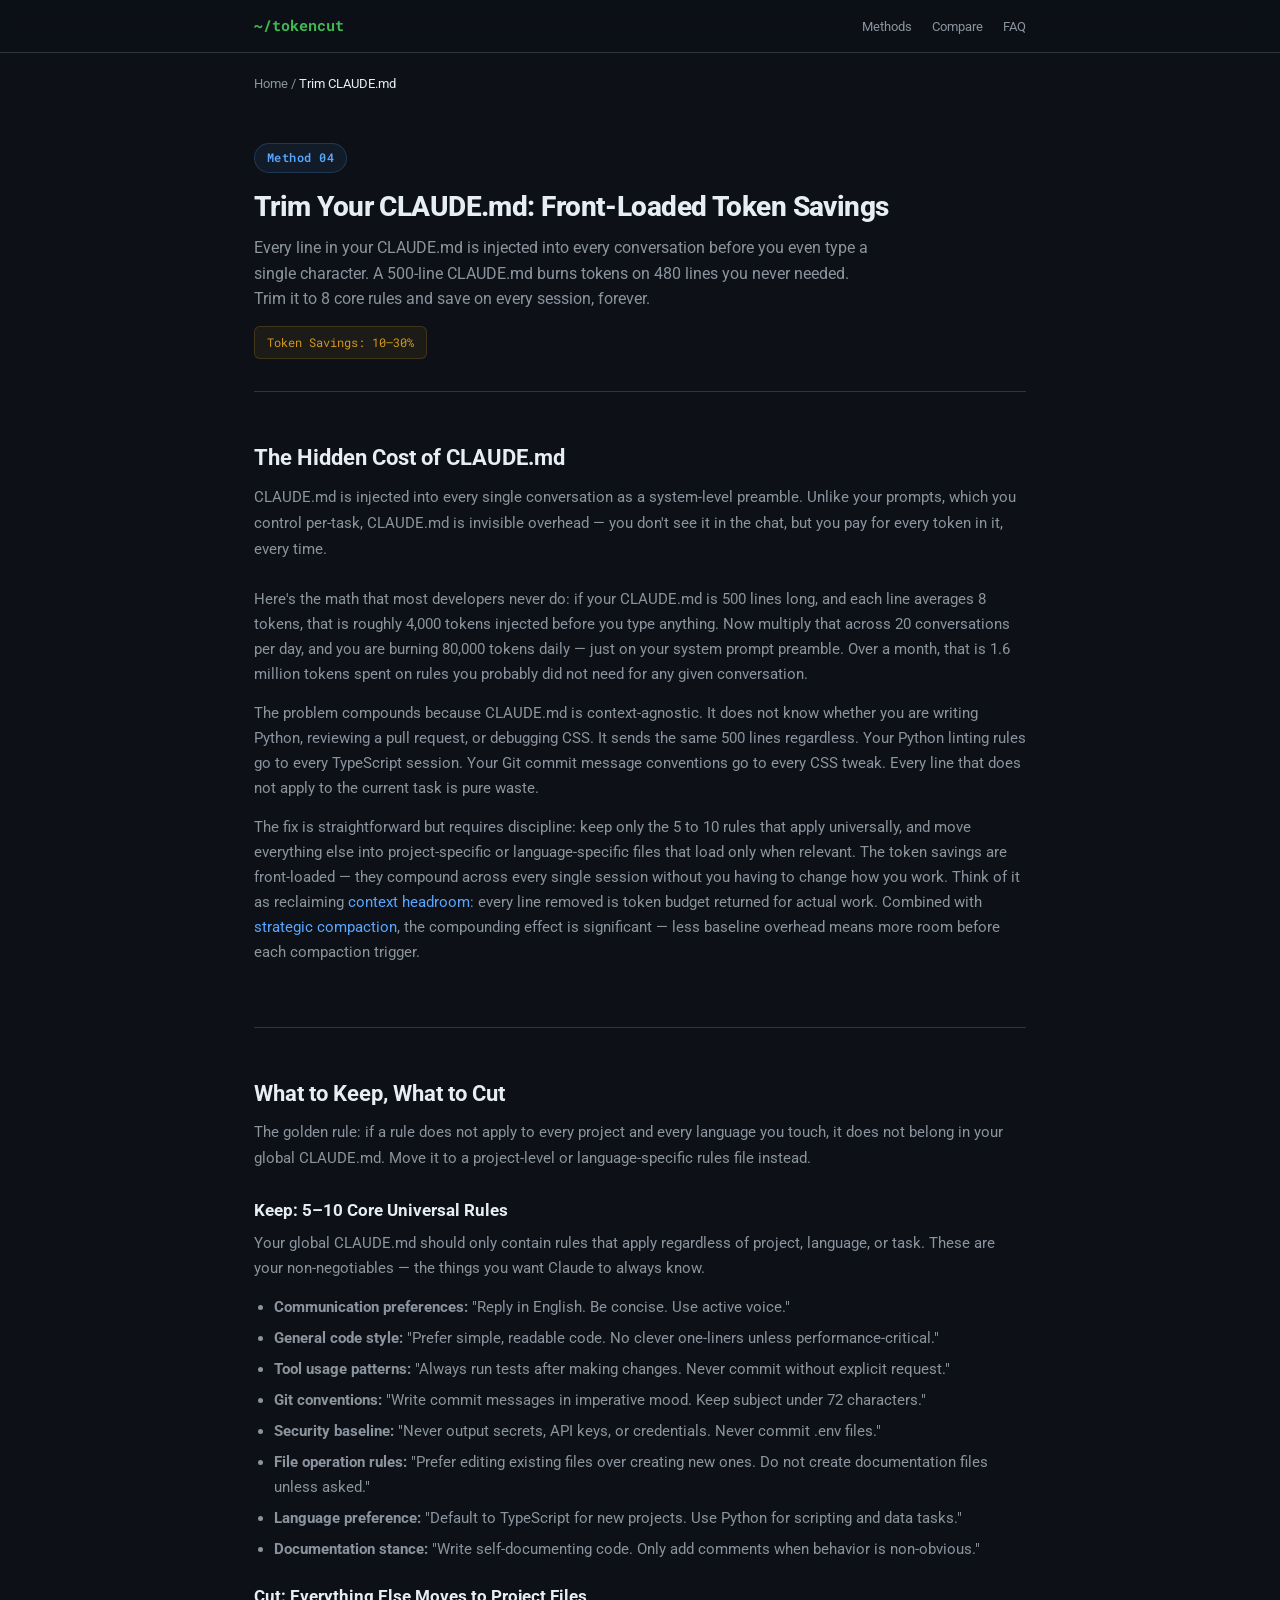
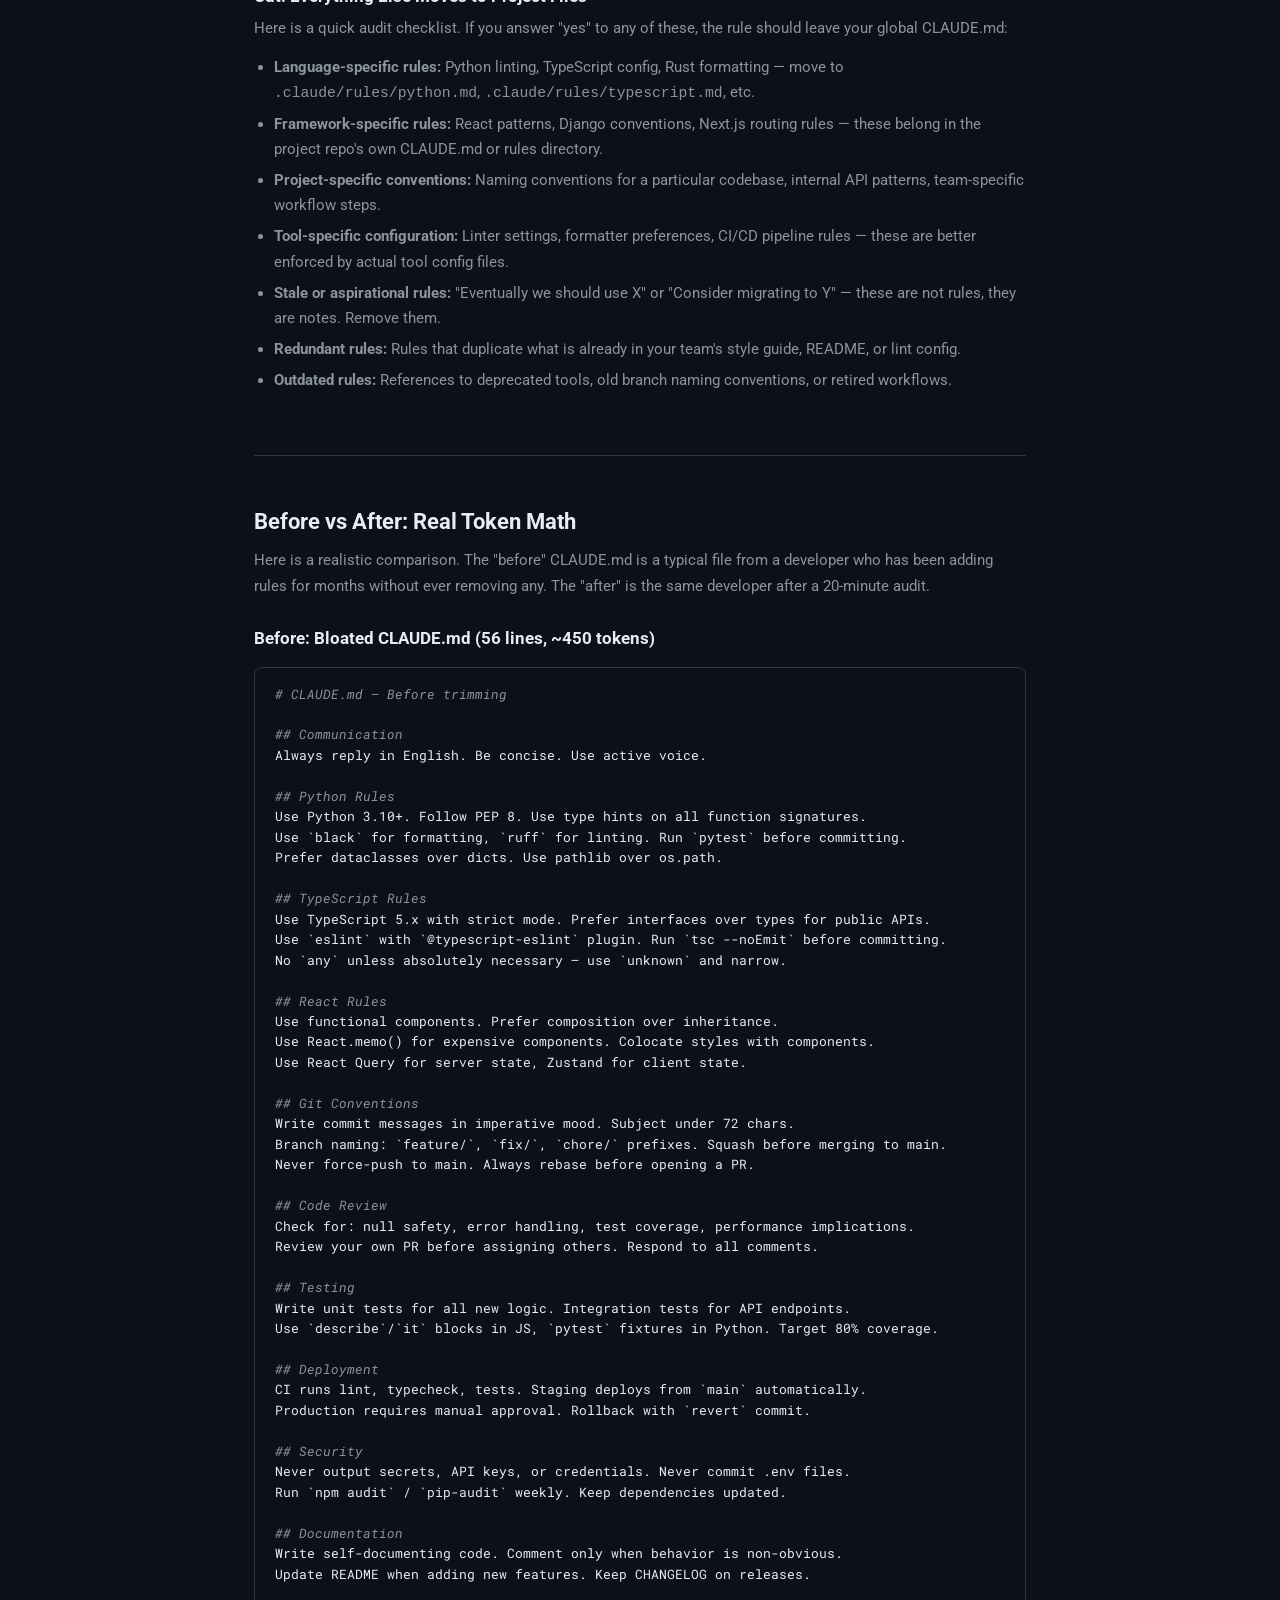
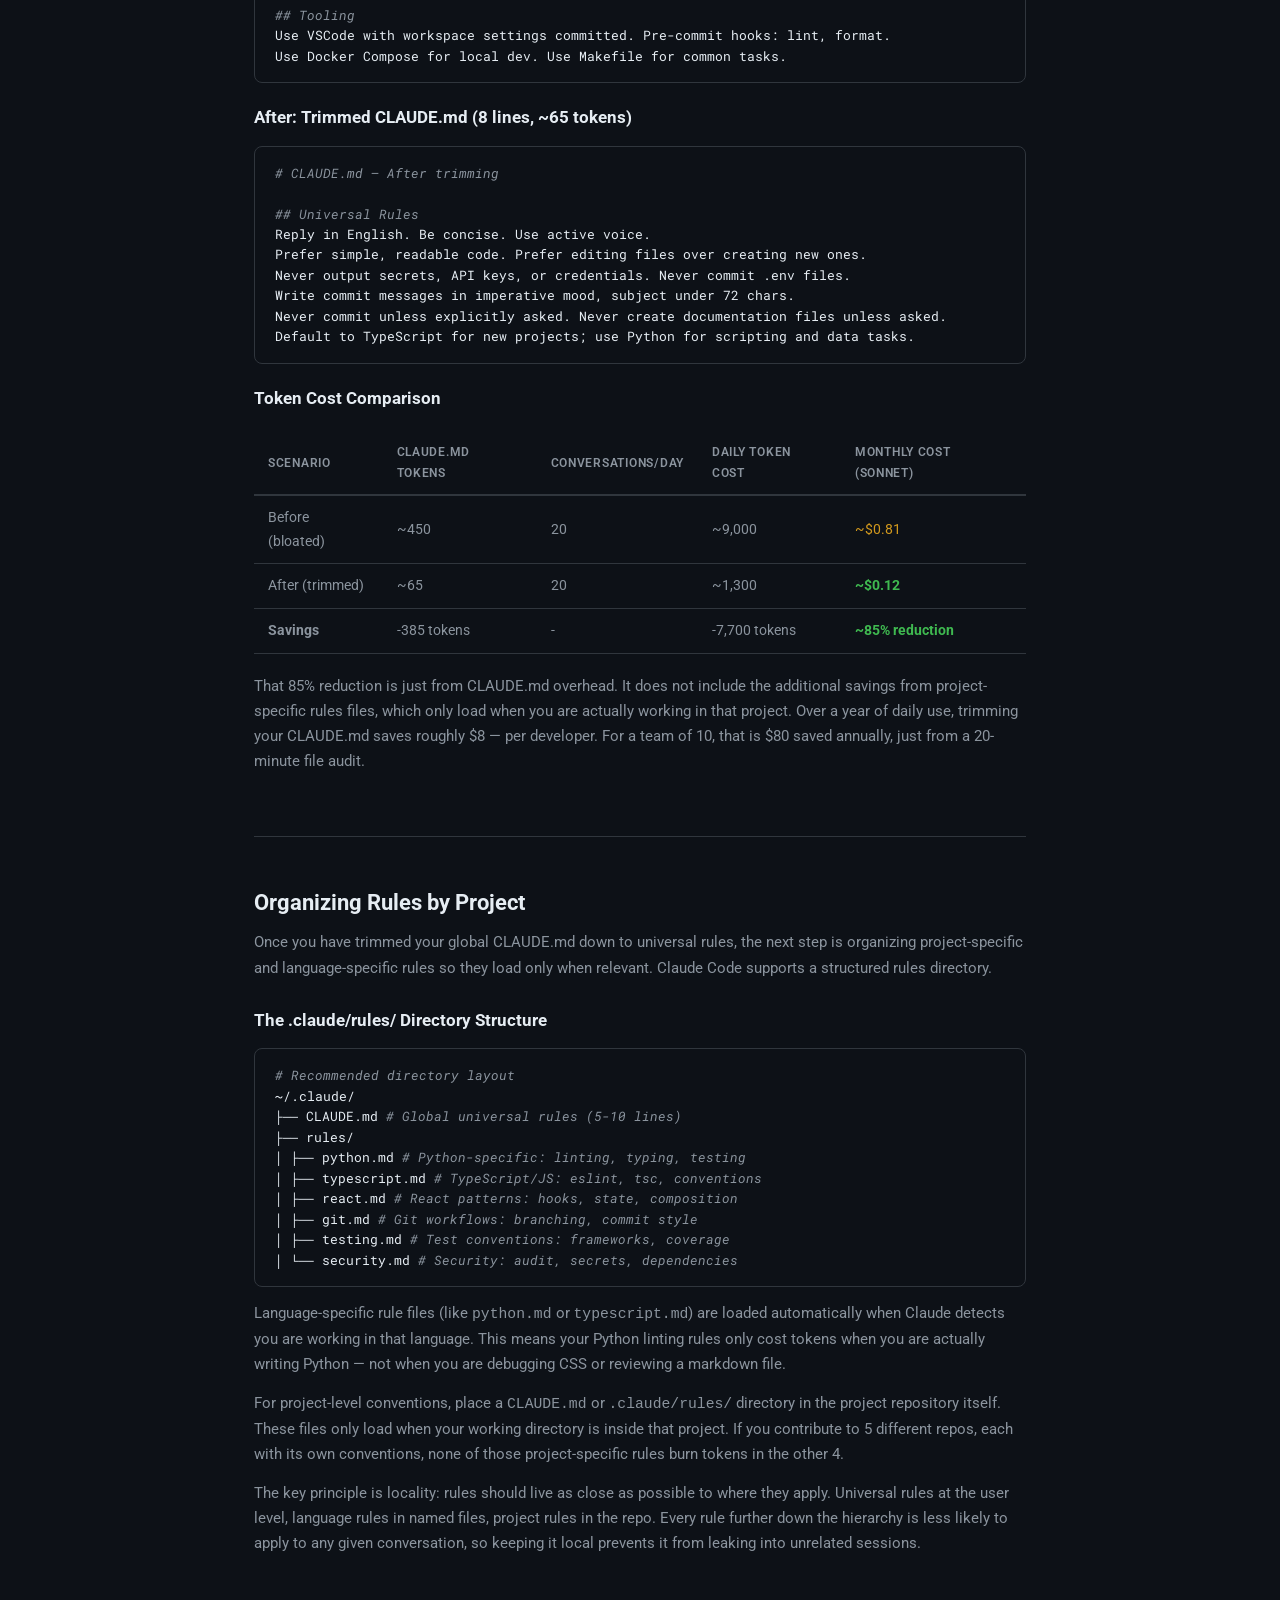
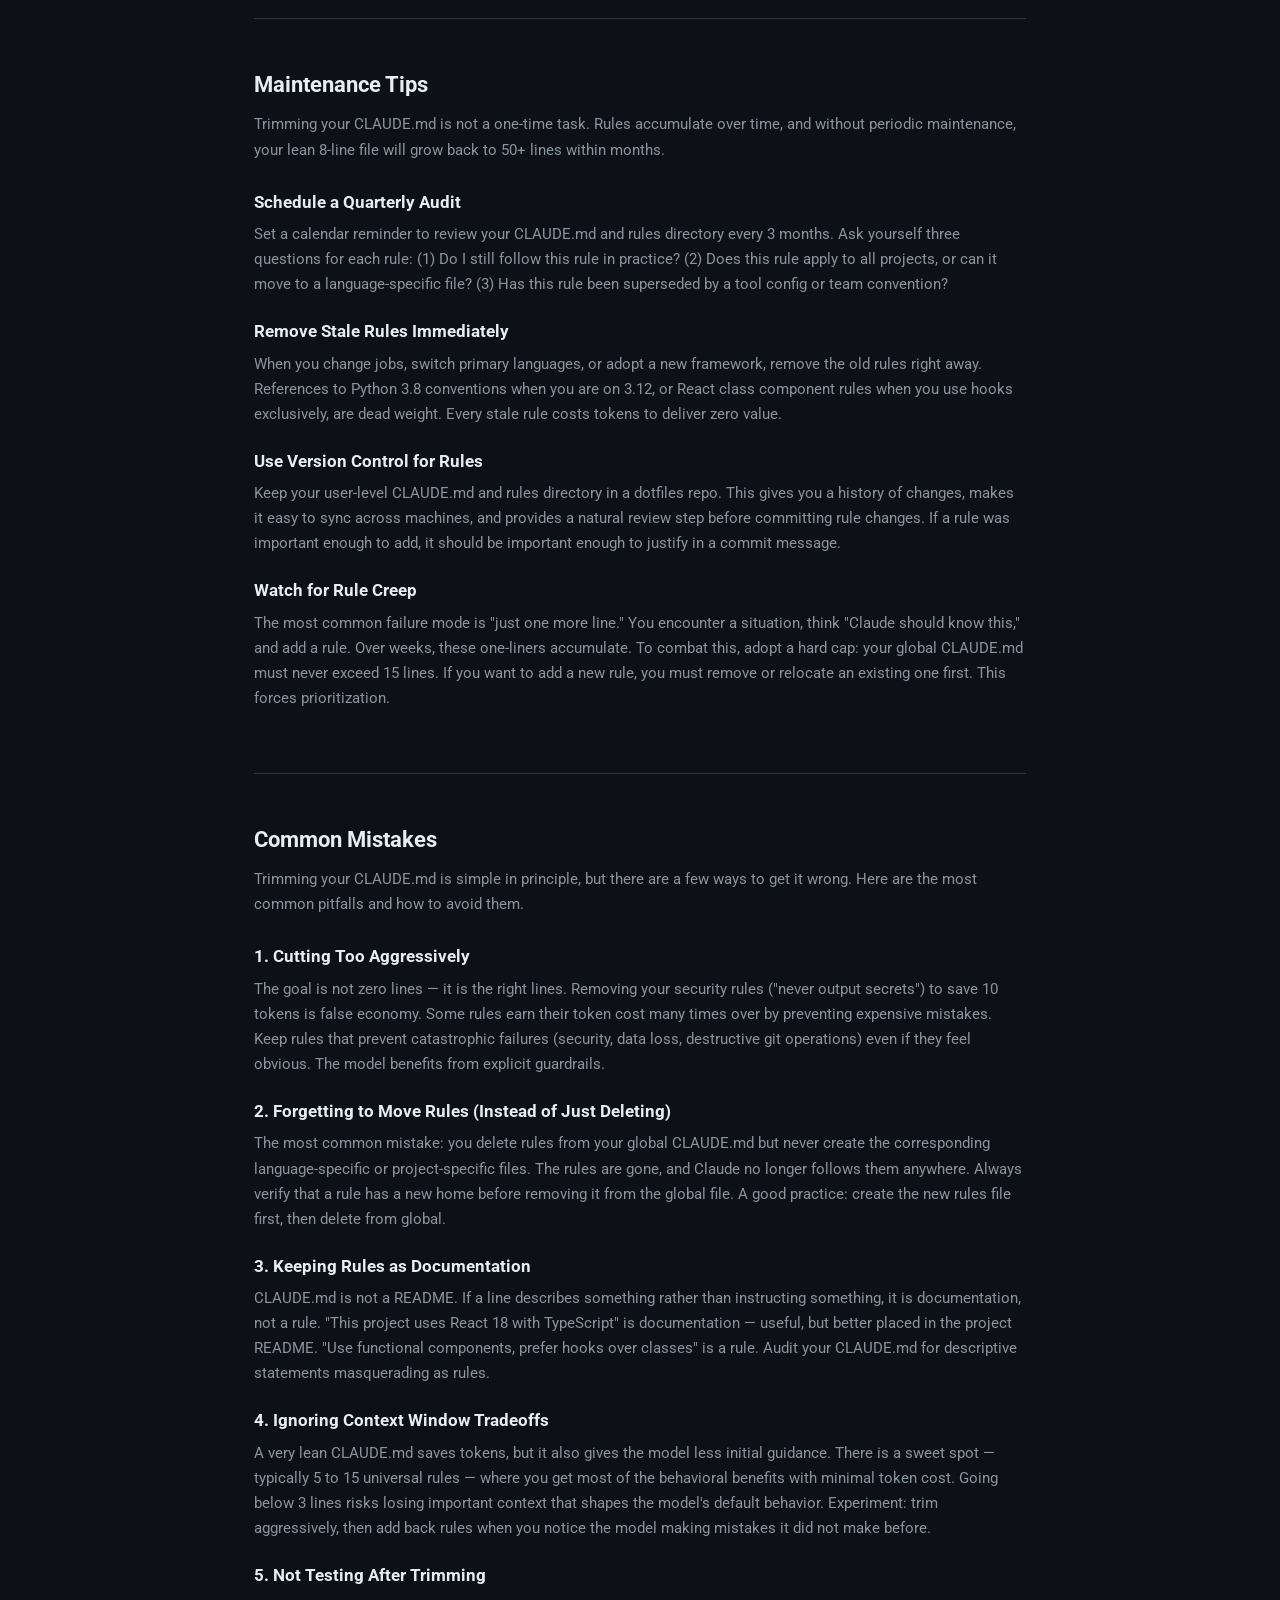
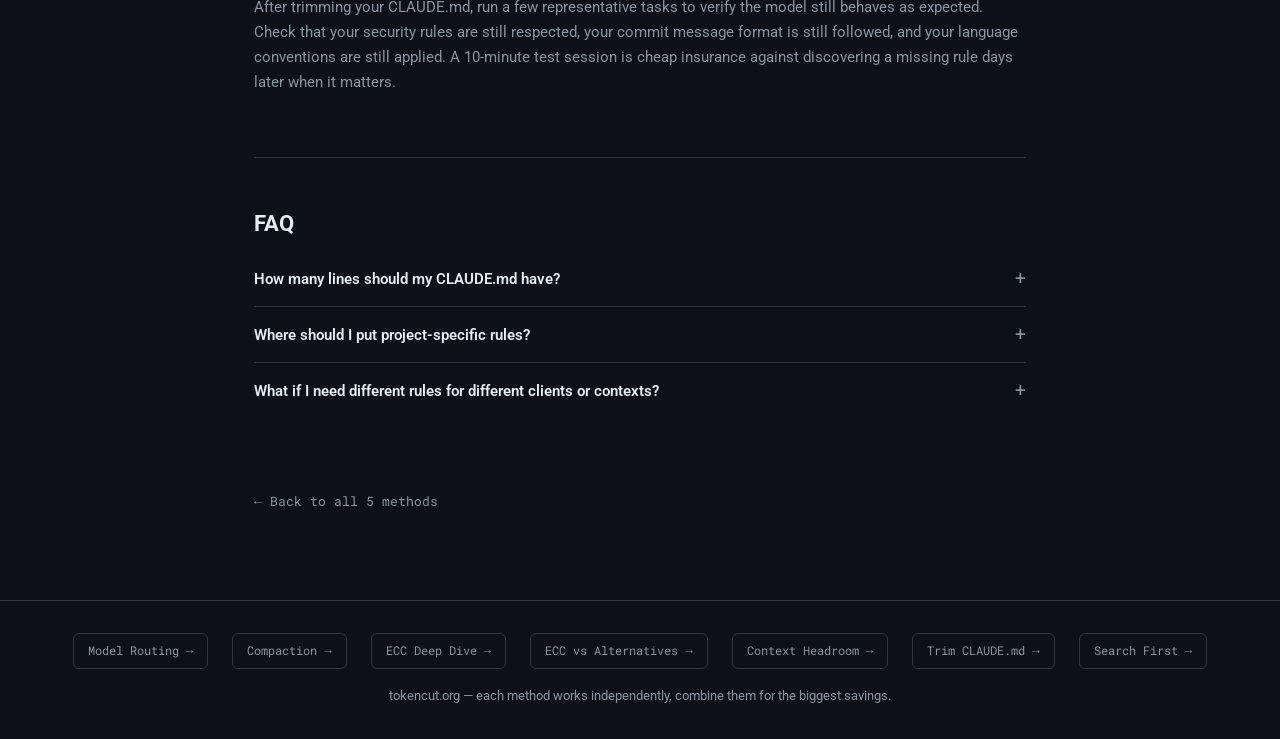
<file: trim-claude-md/index.html>
<!DOCTYPE html>
<html lang="en">
<head>
  <meta charset="UTF-8">
  <meta name="viewport" content="width=device-width, initial-scale=1.0">
  <meta name="msvalidate.01" content="7FF70277A3901FABDFB5647507DE4541">
  <meta name="description" content="Every line in CLAUDE.md costs tokens per conversation. Trim from 500 lines to 8 by moving rules to project files. Save 10-30% on every session.">
  <title>Trim CLAUDE.md: Cut 10-30% Token Waste Before You Type</title>
  <link rel="canonical" href="https://tokencut.org/trim-claude-md/">
  <meta name="robots" content="index, follow">
  <meta property="og:title" content="Trim CLAUDE.md: Cut 10-30% Token Waste Before You Type">
  <meta property="og:description" content="Every line in your CLAUDE.md costs tokens on every conversation. Cut from 500 lines to 8, move rules to project-specific files, and save 10-30% on every session.">
  <meta property="og:type" content="article">
  <meta property="og:url" content="https://tokencut.org/trim-claude-md/">
  <meta property="og:locale" content="en_US">
  <meta name="twitter:card" content="summary_large_image">
  <meta name="twitter:title" content="Trim CLAUDE.md: Cut 10-30% Token Waste Before You Type">
  <meta name="twitter:description" content="Every line in your CLAUDE.md costs tokens on every conversation. Cut from 500 lines to 8, move rules to project-specific files, and save 10-30% on every session.">
  <link rel="preconnect" href="https://fonts.googleapis.com">
  <link href="https://fonts.googleapis.com/css2?family=Google+Sans:wght@400;500;700&family=Roboto:wght@300;400;500;700&family=Roboto+Mono:wght@400;500&display=swap" rel="stylesheet" media="print" onload="this.media='all'">
  <noscript><link href="https://fonts.googleapis.com/css2?family=Google+Sans:wght@400;500;700&family=Roboto:wght@300;400;500;700&family=Roboto+Mono:wght@400;500&display=swap" rel="stylesheet"></noscript>
  <link rel="stylesheet" href="/style.css">
  <script type="application/ld+json">
  {
    "@context": "https://schema.org",
    "@type": "BreadcrumbList",
    "itemListElement": [
      { "@type": "ListItem", "position": 1, "name": "Home", "item": "https://tokencut.org/" },
      { "@type": "ListItem", "position": 2, "name": "Trim CLAUDE.md", "item": "https://tokencut.org/trim-claude-md/" }
    ]
  }
  </script>
  <script type="application/ld+json">
  {
    "@context": "https://schema.org",
    "@type": "Article",
    "headline": "Trim CLAUDE.md: Cut 10-30% Token Waste Before You Type",
    "description": "Every line in your CLAUDE.md costs tokens on every conversation. Cut from 500 lines to 8, move rules to project-specific files, and save 10-30% on every session. Before vs after examples with real token math.",
    "author": { "@type": "Person", "name": "TokenCut" },
    "datePublished": "2026-06-03",
    "dateModified": "2026-06-03",
    "url": "https://tokencut.org/trim-claude-md/",
    "isAccessibleForFree": true,
    "isPartOf": { "@type": "WebSite", "url": "https://tokencut.org/", "name": "TokenCut" },
    "sameAs": [
      "https://github.com/Jakeshadow/tokencut-ai"
    ]
  }
  </script>
  <script type="application/ld+json">
  {
    "@context": "https://schema.org",
    "@type": "Organization",
    "name": "TokenCut",
    "url": "https://tokencut.org",
    "description": "Free token counter and AI cost optimization guides — cut token usage 30-50%",
    "sameAs": [
      "https://github.com/Jakeshadow/tokencut-ai"
    ]
  }
  </script>
  <script type="application/ld+json">
  {
    "@context": "https://schema.org",
    "@type": "WebSite",
    "name": "TokenCut",
    "url": "https://tokencut.org",
    "description": "Count tokens, cut AI costs. Free token counter + model routing, strategic compaction, ECC guides.",
    "inLanguage": "en"
  }
  </script>
</head>
<body>

<nav>
  <div class="nav-inner">
    <span class="nav-logo"><a href="/">~/tokencut</a></span>
    <ul class="nav-links">
      <li><a href="/#methods">Methods</a></li>
      <li><a href="/#compare">Compare</a></li>
      <li><a href="/#faq">FAQ</a></li>
    </ul>
  </div>
</nav>

<main>

  <!-- Breadcrumb -->
  <div class="breadcrumb"><a href="/">Home</a> / <span>Trim CLAUDE.md</span></div>

  <!-- Sub-hero -->
  <section class="sub-hero">
    <div class="method-badge">Method 04</div>
    <h1>Trim Your CLAUDE.md: Front-Loaded Token Savings</h1>
    <p class="subtitle">Every line in your CLAUDE.md is injected into every conversation before you even type a single character. A 500-line CLAUDE.md burns tokens on 480 lines you never needed. Trim it to 8 core rules and save on every session, forever.</p>
    <div class="savings-tag">Token Savings: 10–30%</div>
  </section>

  <!-- The Hidden Cost of CLAUDE.md -->
  <section class="section">
    <h2>The Hidden Cost of CLAUDE.md</h2>
    <p class="intro">CLAUDE.md is injected into every single conversation as a system-level preamble. Unlike your prompts, which you control per-task, CLAUDE.md is invisible overhead — you don't see it in the chat, but you pay for every token in it, every time.</p>
    <p>Here's the math that most developers never do: if your CLAUDE.md is 500 lines long, and each line averages 8 tokens, that is roughly 4,000 tokens injected before you type anything. Now multiply that across 20 conversations per day, and you are burning 80,000 tokens daily — just on your system prompt preamble. Over a month, that is 1.6 million tokens spent on rules you probably did not need for any given conversation.</p>
    <p>The problem compounds because CLAUDE.md is context-agnostic. It does not know whether you are writing Python, reviewing a pull request, or debugging CSS. It sends the same 500 lines regardless. Your Python linting rules go to every TypeScript session. Your Git commit message conventions go to every CSS tweak. Every line that does not apply to the current task is pure waste.</p>
    <p>The fix is straightforward but requires discipline: keep only the 5 to 10 rules that apply universally, and move everything else into project-specific or language-specific files that load only when relevant. The token savings are front-loaded — they compound across every single session without you having to change how you work. Think of it as reclaiming <a href="/context-headroom/">context headroom</a>: every line removed is token budget returned for actual work. Combined with <a href="/strategic-compaction/">strategic compaction</a>, the compounding effect is significant — less baseline overhead means more room before each compaction trigger.</p>
  </section>

  <!-- What to Keep, What to Cut -->
  <section class="section">
    <h2>What to Keep, What to Cut</h2>
    <p class="intro">The golden rule: if a rule does not apply to every project and every language you touch, it does not belong in your global CLAUDE.md. Move it to a project-level or language-specific rules file instead.</p>
    <h3>Keep: 5–10 Core Universal Rules</h3>
    <p>Your global CLAUDE.md should only contain rules that apply regardless of project, language, or task. These are your non-negotiables — the things you want Claude to always know.</p>
    <ul>
      <li><strong>Communication preferences:</strong> "Reply in English. Be concise. Use active voice."</li>
      <li><strong>General code style:</strong> "Prefer simple, readable code. No clever one-liners unless performance-critical."</li>
      <li><strong>Tool usage patterns:</strong> "Always run tests after making changes. Never commit without explicit request."</li>
      <li><strong>Git conventions:</strong> "Write commit messages in imperative mood. Keep subject under 72 characters."</li>
      <li><strong>Security baseline:</strong> "Never output secrets, API keys, or credentials. Never commit .env files."</li>
      <li><strong>File operation rules:</strong> "Prefer editing existing files over creating new ones. Do not create documentation files unless asked."</li>
      <li><strong>Language preference:</strong> "Default to TypeScript for new projects. Use Python for scripting and data tasks."</li>
      <li><strong>Documentation stance:</strong> "Write self-documenting code. Only add comments when behavior is non-obvious."</li>
    </ul>
    <h3>Cut: Everything Else Moves to Project Files</h3>
    <p>Here is a quick audit checklist. If you answer "yes" to any of these, the rule should leave your global CLAUDE.md:</p>
    <ul>
      <li><strong>Language-specific rules:</strong> Python linting, TypeScript config, Rust formatting — move to <code>.claude/rules/python.md</code>, <code>.claude/rules/typescript.md</code>, etc.</li>
      <li><strong>Framework-specific rules:</strong> React patterns, Django conventions, Next.js routing rules — these belong in the project repo's own CLAUDE.md or rules directory.</li>
      <li><strong>Project-specific conventions:</strong> Naming conventions for a particular codebase, internal API patterns, team-specific workflow steps.</li>
      <li><strong>Tool-specific configuration:</strong> Linter settings, formatter preferences, CI/CD pipeline rules — these are better enforced by actual tool config files.</li>
      <li><strong>Stale or aspirational rules:</strong> "Eventually we should use X" or "Consider migrating to Y" — these are not rules, they are notes. Remove them.</li>
      <li><strong>Redundant rules:</strong> Rules that duplicate what is already in your team's style guide, README, or lint config.</li>
      <li><strong>Outdated rules:</strong> References to deprecated tools, old branch naming conventions, or retired workflows.</li>
    </ul>
  </section>

  <!-- Before vs After Example -->
  <section class="section">
    <h2>Before vs After: Real Token Math</h2>
    <p class="intro">Here is a realistic comparison. The "before" CLAUDE.md is a typical file from a developer who has been adding rules for months without ever removing any. The "after" is the same developer after a 20-minute audit.</p>
    <h3>Before: Bloated CLAUDE.md (56 lines, ~450 tokens)</h3>
    <div class="code-block">
<span class="cm"># CLAUDE.md — Before trimming</span><br>
<br>
<span class="cm">## Communication</span><br>
Always reply in English. Be concise. Use active voice.<br>
<br>
<span class="cm">## Python Rules</span><br>
Use Python 3.10+. Follow PEP 8. Use type hints on all function signatures.<br>
Use `black` for formatting, `ruff` for linting. Run `pytest` before committing.<br>
Prefer dataclasses over dicts. Use pathlib over os.path.<br>
<br>
<span class="cm">## TypeScript Rules</span><br>
Use TypeScript 5.x with strict mode. Prefer interfaces over types for public APIs.<br>
Use `eslint` with `@typescript-eslint` plugin. Run `tsc --noEmit` before committing.<br>
No `any` unless absolutely necessary — use `unknown` and narrow.<br>
<br>
<span class="cm">## React Rules</span><br>
Use functional components. Prefer composition over inheritance.<br>
Use React.memo() for expensive components. Colocate styles with components.<br>
Use React Query for server state, Zustand for client state.<br>
<br>
<span class="cm">## Git Conventions</span><br>
Write commit messages in imperative mood. Subject under 72 chars.<br>
Branch naming: `feature/`, `fix/`, `chore/` prefixes. Squash before merging to main.<br>
Never force-push to main. Always rebase before opening a PR.<br>
<br>
<span class="cm">## Code Review</span><br>
Check for: null safety, error handling, test coverage, performance implications.<br>
Review your own PR before assigning others. Respond to all comments.<br>
<br>
<span class="cm">## Testing</span><br>
Write unit tests for all new logic. Integration tests for API endpoints.<br>
Use `describe`/`it` blocks in JS, `pytest` fixtures in Python. Target 80% coverage.<br>
<br>
<span class="cm">## Deployment</span><br>
CI runs lint, typecheck, tests. Staging deploys from `main` automatically.<br>
Production requires manual approval. Rollback with `revert` commit.<br>
<br>
<span class="cm">## Security</span><br>
Never output secrets, API keys, or credentials. Never commit .env files.<br>
Run `npm audit` / `pip-audit` weekly. Keep dependencies updated.<br>
<br>
<span class="cm">## Documentation</span><br>
Write self-documenting code. Comment only when behavior is non-obvious.<br>
Update README when adding new features. Keep CHANGELOG on releases.<br>
<br>
<span class="cm">## Tooling</span><br>
Use VSCode with workspace settings committed. Pre-commit hooks: lint, format.<br>
Use Docker Compose for local dev. Use Makefile for common tasks.<br>
    </div>

    <h3>After: Trimmed CLAUDE.md (8 lines, ~65 tokens)</h3>
    <div class="code-block">
<span class="cm"># CLAUDE.md — After trimming</span><br>
<br>
<span class="cm">## Universal Rules</span><br>
Reply in English. Be concise. Use active voice.<br>
Prefer simple, readable code. Prefer editing files over creating new ones.<br>
Never output secrets, API keys, or credentials. Never commit .env files.<br>
Write commit messages in imperative mood, subject under 72 chars.<br>
Never commit unless explicitly asked. Never create documentation files unless asked.<br>
Default to TypeScript for new projects; use Python for scripting and data tasks.<br>
    </div>

    <h3>Token Cost Comparison</h3>
    <table class="compare-table">
      <tr><th>Scenario</th><th>CLAUDE.md Tokens</th><th>Conversations/Day</th><th>Daily Token Cost</th><th>Monthly Cost (Sonnet)</th></tr>
      <tr><td>Before (bloated)</td><td>~450</td><td>20</td><td>~9,000</td><td class="mid">~$0.81</td></tr>
      <tr><td>After (trimmed)</td><td>~65</td><td>20</td><td>~1,300</td><td class="win">~$0.12</td></tr>
      <tr><td><strong>Savings</strong></td><td>-385 tokens</td><td>-</td><td>-7,700 tokens</td><td class="win">~85% reduction</td></tr>
    </table>
    <p>That 85% reduction is just from CLAUDE.md overhead. It does not include the additional savings from project-specific rules files, which only load when you are actually working in that project. Over a year of daily use, trimming your CLAUDE.md saves roughly $8 — per developer. For a team of 10, that is $80 saved annually, just from a 20-minute file audit.</p>
  </section>

  <!-- Organizing Rules by Project -->
  <section class="section">
    <h2>Organizing Rules by Project</h2>
    <p class="intro">Once you have trimmed your global CLAUDE.md down to universal rules, the next step is organizing project-specific and language-specific rules so they load only when relevant. Claude Code supports a structured rules directory.</p>
    <h3>The .claude/rules/ Directory Structure</h3>
    <div class="code-block">
<span class="cm"># Recommended directory layout</span><br>
~/.claude/<br>
├── CLAUDE.md              <span class="cm"># Global universal rules (5-10 lines)</span><br>
├── rules/<br>
│   ├── python.md          <span class="cm"># Python-specific: linting, typing, testing</span><br>
│   ├── typescript.md      <span class="cm"># TypeScript/JS: eslint, tsc, conventions</span><br>
│   ├── react.md           <span class="cm"># React patterns: hooks, state, composition</span><br>
│   ├── git.md             <span class="cm"># Git workflows: branching, commit style</span><br>
│   ├── testing.md         <span class="cm"># Test conventions: frameworks, coverage</span><br>
│   └── security.md        <span class="cm"># Security: audit, secrets, dependencies</span><br>
    </div>
    <p>Language-specific rule files (like <code>python.md</code> or <code>typescript.md</code>) are loaded automatically when Claude detects you are working in that language. This means your Python linting rules only cost tokens when you are actually writing Python — not when you are debugging CSS or reviewing a markdown file.</p>
    <p>For project-level conventions, place a <code>CLAUDE.md</code> or <code>.claude/rules/</code> directory in the project repository itself. These files only load when your working directory is inside that project. If you contribute to 5 different repos, each with its own conventions, none of those project-specific rules burn tokens in the other 4.</p>
    <p>The key principle is locality: rules should live as close as possible to where they apply. Universal rules at the user level, language rules in named files, project rules in the repo. Every rule further down the hierarchy is less likely to apply to any given conversation, so keeping it local prevents it from leaking into unrelated sessions.</p>
  </section>

  <!-- Maintenance Tips -->
  <section class="section">
    <h2>Maintenance Tips</h2>
    <p class="intro">Trimming your CLAUDE.md is not a one-time task. Rules accumulate over time, and without periodic maintenance, your lean 8-line file will grow back to 50+ lines within months.</p>
    <h3>Schedule a Quarterly Audit</h3>
    <p>Set a calendar reminder to review your CLAUDE.md and rules directory every 3 months. Ask yourself three questions for each rule: (1) Do I still follow this rule in practice? (2) Does this rule apply to all projects, or can it move to a language-specific file? (3) Has this rule been superseded by a tool config or team convention?</p>
    <h3>Remove Stale Rules Immediately</h3>
    <p>When you change jobs, switch primary languages, or adopt a new framework, remove the old rules right away. References to Python 3.8 conventions when you are on 3.12, or React class component rules when you use hooks exclusively, are dead weight. Every stale rule costs tokens to deliver zero value.</p>
    <h3>Use Version Control for Rules</h3>
    <p>Keep your user-level CLAUDE.md and rules directory in a dotfiles repo. This gives you a history of changes, makes it easy to sync across machines, and provides a natural review step before committing rule changes. If a rule was important enough to add, it should be important enough to justify in a commit message.</p>
    <h3>Watch for Rule Creep</h3>
    <p>The most common failure mode is "just one more line." You encounter a situation, think "Claude should know this," and add a rule. Over weeks, these one-liners accumulate. To combat this, adopt a hard cap: your global CLAUDE.md must never exceed 15 lines. If you want to add a new rule, you must remove or relocate an existing one first. This forces prioritization.</p>
  </section>

  <!-- Common Mistakes -->
  <section class="section">
    <h2>Common Mistakes</h2>
    <p class="intro">Trimming your CLAUDE.md is simple in principle, but there are a few ways to get it wrong. Here are the most common pitfalls and how to avoid them.</p>
    <h3>1. Cutting Too Aggressively</h3>
    <p>The goal is not zero lines — it is the right lines. Removing your security rules ("never output secrets") to save 10 tokens is false economy. Some rules earn their token cost many times over by preventing expensive mistakes. Keep rules that prevent catastrophic failures (security, data loss, destructive git operations) even if they feel obvious. The model benefits from explicit guardrails.</p>
    <h3>2. Forgetting to Move Rules (Instead of Just Deleting)</h3>
    <p>The most common mistake: you delete rules from your global CLAUDE.md but never create the corresponding language-specific or project-specific files. The rules are gone, and Claude no longer follows them anywhere. Always verify that a rule has a new home before removing it from the global file. A good practice: create the new rules file first, then delete from global.</p>
    <h3>3. Keeping Rules as Documentation</h3>
    <p>CLAUDE.md is not a README. If a line describes something rather than instructing something, it is documentation, not a rule. "This project uses React 18 with TypeScript" is documentation — useful, but better placed in the project README. "Use functional components, prefer hooks over classes" is a rule. Audit your CLAUDE.md for descriptive statements masquerading as rules.</p>
    <h3>4. Ignoring Context Window Tradeoffs</h3>
    <p>A very lean CLAUDE.md saves tokens, but it also gives the model less initial guidance. There is a sweet spot — typically 5 to 15 universal rules — where you get most of the behavioral benefits with minimal token cost. Going below 3 lines risks losing important context that shapes the model's default behavior. Experiment: trim aggressively, then add back rules when you notice the model making mistakes it did not make before.</p>
    <h3>5. Not Testing After Trimming</h3>
    <p>After trimming your CLAUDE.md, run a few representative tasks to verify the model still behaves as expected. Check that your security rules are still respected, your commit message format is still followed, and your language conventions are still applied. A 10-minute test session is cheap insurance against discovering a missing rule days later when it matters.</p>
  </section>

  <!-- FAQ -->
  <section class="section">
    <h2>FAQ</h2>
    <div class="faq-item">
      <button class="faq-q">How many lines should my CLAUDE.md have?</button>
      <div class="faq-a"><p>Aim for 5 to 10 universal rules — roughly 8 to 15 lines total. If every rule truly applies to every project and every language you touch, you are in the right range. Anything beyond 20 lines almost certainly includes rules that belong in language-specific or project-specific files. A good test: read each line and ask, "Would I want Claude to follow this rule when writing a Python script, a TypeScript component, and a shell script?" If the answer is no for any of those, move that rule to a more specific file.</p></div>
    </div>
    <div class="faq-item">
      <button class="faq-q">Where should I put project-specific rules?</button>
      <div class="faq-a"><p>Place a <code>CLAUDE.md</code> file in the root of your project repository. Claude Code will load it automatically when your working directory is inside that project. For more granular organization, create a <code>.claude/rules/</code> directory in the project repo with named files (e.g., <code>api-conventions.md</code>, <code>testing.md</code>, <code>deployment.md</code>). These project-level rules only cost tokens when you are actively working in that repository — they do not leak into your other projects or your general usage. For language-specific rules that apply across multiple projects (like Python conventions you use everywhere), place them in your user-level <code>~/.claude/rules/python.md</code>.</p></div>
    </div>
    <div class="faq-item">
      <button class="faq-q">What if I need different rules for different clients or contexts?</button>
      <div class="faq-a"><p>This is exactly why the rules directory exists. Create separate files for each context: <code>~/.claude/rules/client-a.md</code>, <code>~/.claude/rules/oss-contributing.md</code>, <code>~/.claude/rules/internal-tooling.md</code>. Claude Code loads rules based on the current working directory and project structure, so client-specific rules in a client's repo folder will only apply when you are in that folder. Your global CLAUDE.md remains the lightweight intersection of all your work — the rules that apply no matter which client or project you are currently serving.</p></div>
    </div>
  </section>

  <!-- Back link -->
  <a class="back-link" href="/">← Back to all 5 methods</a>

</main>

<footer>
  <div class="sub-hint">
    <a href="/model-routing/">Model Routing →</a>
    <a href="/strategic-compaction/">Compaction →</a>
    <a href="/ecc-deep-dive/">ECC Deep Dive →</a>
    <a href="/ecc-vs-alternatives/">ECC vs Alternatives →</a>
    <a href="/context-headroom/">Context Headroom →</a>
    <a href="/trim-claude-md/">Trim CLAUDE.md →</a>
    <a href="/search-first-read-later/">Search First →</a>
  </div>
  <p>tokencut.org — each method works independently, combine them for the biggest savings.</p>
</footer>

<script>
  document.querySelectorAll('.faq-q').forEach(function(btn) {
    btn.addEventListener('click', function() {
      var answer = this.nextElementSibling;
      var isOpen = this.classList.contains('open');
      document.querySelectorAll('.faq-q').forEach(function(b) { b.classList.remove('open'); });
      document.querySelectorAll('.faq-a').forEach(function(a) { a.classList.remove('open'); });
      if (!isOpen) { this.classList.add('open'); answer.classList.add('open'); }
    });
  });
</script>

</body>
</html>
</file>
<file: style.css>
:root {
  --bg: #0d1117;
  --bg-card: #161b22;
  --bg-card-hover: #1c2333;
  --border: #30363d;
  --text: #e6edf3;
  --text-secondary: #8b949e;
  --accent: #58a6ff;
  --accent-dim: #1f6feb;
  --green: #3fb950;
  --orange: #d2991d;
  --red: #f85149;
  --purple: #a371f7;
  --font-mono: 'Roboto Mono', 'SF Mono', 'Fira Code', 'Cascadia Code', monospace;
  --font-sans: 'Google Sans', 'Roboto', -apple-system, BlinkMacSystemFont, 'Segoe UI', sans-serif;
}
*, *::before, *::after { box-sizing: border-box; margin: 0; padding: 0; }
html { scroll-behavior: smooth; }
body {
  background: var(--bg);
  color: var(--text);
  font-family: var(--font-sans);
  line-height: 1.7;
  -webkit-font-smoothing: antialiased;
}
a { color: var(--accent); text-decoration: none; }
a:hover { text-decoration: underline; }

nav {
  border-bottom: 1px solid var(--border);
  background: rgba(13,17,23,0.92);
  backdrop-filter: blur(12px);
  position: sticky; top: 0; z-index: 10;
}
.nav-inner {
  max-width: 820px; margin: 0 auto; padding: 0 24px;
  display: flex; align-items: center; justify-content: space-between; height: 52px;
}
.nav-logo { font-family: var(--font-mono); font-weight: 700; font-size: 0.95rem; color: var(--green); }
.nav-logo a { color: var(--green); }
.nav-logo a:hover { text-decoration: none; opacity: 0.85; }
.nav-links { display: flex; gap: 20px; list-style: none; }
.nav-links a { font-size: 0.82rem; color: var(--text-secondary); transition: color 0.15s; }
.nav-links a:hover { color: var(--text); text-decoration: none; }

main { max-width: 820px; margin: 0 auto; padding: 0 24px 64px; }

.breadcrumb { padding: 20px 0 0; font-size: 0.82rem; color: var(--text-secondary); }
.breadcrumb a { color: var(--text-secondary); }
.breadcrumb a:hover { color: var(--accent); text-decoration: none; }
.breadcrumb span { color: var(--text); }

/* Hero (landing page) */
.hero { text-align: center; padding: 64px 0 48px; border-bottom: 1px solid var(--border); }
.hero-badge {
  display: inline-block; font-family: var(--font-mono); font-size: 0.72rem; font-weight: 600;
  color: var(--green); background: rgba(63,185,80,0.1); border: 1px solid rgba(63,185,80,0.25);
  padding: 4px 12px; border-radius: 100px; margin-bottom: 20px; letter-spacing: 0.04em;
}
.hero h1 { font-size: 2rem; font-weight: 800; line-height: 1.25; margin-bottom: 12px; letter-spacing: -0.02em; }
.hero .subtitle { font-size: 1.05rem; color: var(--text-secondary); max-width: 560px; margin: 0 auto 24px; line-height: 1.6; }
.hero .cost-bite {
  display: inline-flex; align-items: center; gap: 8px;
  background: var(--bg-card); border: 1px solid var(--border); border-radius: 8px;
  padding: 10px 20px; font-family: var(--font-mono); font-size: 0.82rem; color: var(--orange);
}
.hero .cost-bite .dollar { color: var(--red); font-weight: 700; }

/* Sub-page header */
.sub-hero { padding: 48px 0 32px; border-bottom: 1px solid var(--border); }
.sub-hero .method-badge {
  display: inline-block; font-family: var(--font-mono); font-size: 0.72rem; font-weight: 600;
  color: var(--accent); background: rgba(88,166,255,0.08); border: 1px solid rgba(88,166,255,0.2);
  padding: 4px 12px; border-radius: 100px; margin-bottom: 16px; letter-spacing: 0.04em;
}
.sub-hero .method-badge.rec { color: var(--purple); background: rgba(163,113,247,0.12); border-color: rgba(163,113,247,0.25); }
.sub-hero h1 { font-size: 1.75rem; font-weight: 800; line-height: 1.3; margin-bottom: 10px; letter-spacing: -0.02em; }
.sub-hero .subtitle { font-size: 1rem; color: var(--text-secondary); max-width: 620px; line-height: 1.6; }
.sub-hero .savings-tag {
  display: inline-flex; align-items: center; gap: 6px; margin-top: 14px;
  font-family: var(--font-mono); font-size: 0.78rem; color: var(--orange);
  background: rgba(210,153,29,0.08); border: 1px solid rgba(210,153,29,0.2);
  border-radius: 6px; padding: 5px 12px;
}

.section { padding: 48px 0; border-bottom: 1px solid var(--border); }
.section:last-of-type { border-bottom: none; }
.section h2 { font-size: 1.35rem; font-weight: 700; margin-bottom: 8px; }
.section h3 { font-size: 1.05rem; font-weight: 700; margin-bottom: 6px; margin-top: 20px; }
.section .intro { font-size: 0.95rem; color: var(--text-secondary); line-height: 1.7; margin-bottom: 24px; }
.section p { font-size: 0.92rem; color: var(--text-secondary); line-height: 1.7; margin-bottom: 14px; }
.section ul, .section ol { font-size: 0.92rem; color: var(--text-secondary); line-height: 1.7; margin-bottom: 14px; padding-left: 20px; }
.section li { margin-bottom: 6px; }

.method-card {
  background: var(--bg-card); border: 1px solid var(--border); border-radius: 12px;
  padding: 28px; margin-bottom: 20px; transition: border-color 0.2s, background 0.2s;
  display: block; color: inherit; text-decoration: none;
}
a.method-card:hover { border-color: var(--accent-dim); background: var(--bg-card-hover); text-decoration: none; }
.method-card.recommended { border-color: var(--purple); border-width: 2px; }
.method-card.recommended .rec-badge {
  display: inline-block; font-family: var(--font-mono); font-size: 0.68rem; font-weight: 700;
  color: var(--purple); background: rgba(163,113,247,0.12); padding: 2px 10px; border-radius: 100px;
  margin-bottom: 10px; letter-spacing: 0.05em; text-transform: uppercase;
}
.method-card .card-arrow { font-family: var(--font-mono); font-size: 0.76rem; color: var(--accent); margin-top: 10px; transition: transform 0.2s; }
a.method-card:hover .card-arrow { transform: translateX(4px); }
.method-header { display: flex; align-items: baseline; gap: 14px; margin-bottom: 10px; }
.method-num { font-family: var(--font-mono); font-size: 0.85rem; font-weight: 700; color: var(--accent); min-width: 28px; flex-shrink: 0; }
.method-header h3 { font-size: 1.1rem; font-weight: 700; margin-top: 0; }
.method-desc { font-size: 0.92rem; color: var(--text-secondary); line-height: 1.7; margin-bottom: 14px; }
.tool-tag {
  display: inline-flex; align-items: center; gap: 6px;
  background: rgba(88,166,255,0.08); border: 1px solid rgba(88,166,255,0.2); border-radius: 6px;
  padding: 6px 14px; font-family: var(--font-mono); font-size: 0.78rem; color: var(--accent);
}
.stars-badge {
  display: inline-flex; align-items: center; gap: 4px;
  font-family: var(--font-mono); font-size: 0.76rem; color: var(--orange); margin-left: 8px;
}

.code-block {
  background: #0d1117; border: 1px solid var(--border); border-radius: 8px;
  padding: 16px 20px; margin: 14px 0; overflow-x: auto;
  font-family: var(--font-mono); font-size: 0.8rem; line-height: 1.6; color: #e6edf3;
}
.code-block .kw { color: #ff7b72; }
.code-block .st { color: #a5d6ff; }
.code-block .cm { color: #8b949e; font-style: italic; }
.code-block .fn { color: #d2a8ff; }

.compare-table { width: 100%; border-collapse: collapse; margin: 20px 0; font-size: 0.88rem; }
.compare-table th {
  text-align: left; padding: 10px 14px; font-weight: 600; font-size: 0.76rem;
  text-transform: uppercase; letter-spacing: 0.06em; color: var(--text-secondary);
  border-bottom: 2px solid var(--border);
}
.compare-table td { padding: 10px 14px; border-bottom: 1px solid var(--border); color: var(--text-secondary); }
.compare-table .win { color: var(--green); font-weight: 700; }
.compare-table .mid { color: var(--orange); }

.decision-table { width: 100%; border-collapse: collapse; margin: 20px 0; font-size: 0.88rem; }
.decision-table th {
  text-align: left; padding: 10px 14px; font-weight: 600; font-size: 0.76rem;
  text-transform: uppercase; letter-spacing: 0.06em; color: var(--text-secondary);
  border-bottom: 2px solid var(--border);
}
.decision-table td { padding: 10px 14px; border-bottom: 1px solid var(--border); color: var(--text-secondary); }
.decision-table td:first-child { color: var(--text); font-weight: 600; }
.decision-table .best { color: var(--green); font-weight: 700; }

.tip-box {
  background: rgba(63,185,80,0.06); border: 1px solid rgba(63,185,80,0.2); border-radius: 10px;
  padding: 18px 22px; margin: 20px 0; font-size: 0.9rem; color: var(--green); line-height: 1.6;
}

.faq-item { border-bottom: 1px solid var(--border); }
.faq-item:last-child { border-bottom: none; }
.faq-q {
  width: 100%; background: none; border: none; padding: 16px 0; font-size: 0.95rem;
  font-weight: 600; font-family: inherit; text-align: left; cursor: pointer; color: var(--text);
  display: flex; justify-content: space-between; align-items: center; gap: 12px;
}
.faq-q::after { content: '+'; font-size: 1.2rem; font-weight: 400; color: var(--text-secondary); flex-shrink: 0; }
.faq-q.open::after { content: '\2212'; }
.faq-a { max-height: 0; overflow: hidden; transition: max-height 0.3s ease, padding 0.3s ease; font-size: 0.9rem; color: var(--text-secondary); line-height: 1.7; padding: 0; }
.faq-a.open { max-height: 500px; padding-bottom: 16px; }

.back-link {
  display: inline-flex; align-items: center; gap: 6px; font-family: var(--font-mono); font-size: 0.82rem;
  color: var(--text-secondary); margin: 24px 0; transition: color 0.15s;
}
.back-link:hover { color: var(--accent); text-decoration: none; }

.related-grid { display: grid; grid-template-columns: 1fr 1fr; gap: 16px; margin: 20px 0; }

footer {
  border-top: 1px solid var(--border); text-align: center; padding: 32px 24px;
  font-size: 0.82rem; color: var(--text-secondary);
}
footer .sub-hint {
  display: flex; justify-content: center; gap: 24px; flex-wrap: wrap; margin-bottom: 16px;
}
footer .sub-hint a {
  font-family: var(--font-mono); font-size: 0.78rem; color: var(--text-secondary);
  border: 1px solid var(--border); border-radius: 6px; padding: 6px 14px; transition: border-color 0.2s, color 0.2s;
}
footer .sub-hint a:hover { border-color: var(--accent-dim); color: var(--accent); text-decoration: none; }

@media (max-width: 640px) {
  .hero h1, .sub-hero h1 { font-size: 1.5rem; }
  .hero { padding: 40px 0 32px; }
  .sub-hero { padding: 32px 0 24px; }
  .section { padding: 32px 0; }
  .method-card { padding: 20px; }
  .nav-links { gap: 12px; }
  .related-grid { grid-template-columns: 1fr; }
}
@media (max-width: 480px) {
  .hero h1, .sub-hero h1 { font-size: 1.3rem; }
  main { padding: 0 16px 48px; }
  .method-header h3 { font-size: 0.95rem; }
  .sub-hero .subtitle { font-size: 0.9rem; }
}

/* Token Counter */
.tk-counter {
  background: var(--bg-card);
  border: 1px solid var(--border);
  border-radius: 12px;
  padding: 24px;
  margin-top: -12px;
  margin-bottom: 36px;
}
.tk-textarea {
  width: 100%;
  min-height: 160px;
  background: var(--bg);
  border: 1px solid var(--border);
  border-radius: 8px;
  padding: 14px 16px;
  color: var(--text);
  font-family: var(--font-mono);
  font-size: 0.85rem;
  line-height: 1.6;
  resize: vertical;
  outline: none;
  transition: border-color 0.2s;
}
.tk-textarea:focus { border-color: var(--accent); }
.tk-textarea::placeholder { color: var(--text-secondary); opacity: 0.5; }
.tk-results {
  display: flex;
  gap: 24px;
  margin-top: 16px;
  flex-wrap: wrap;
}
.tk-stat {
  flex: 1;
  min-width: 100px;
  background: var(--bg);
  border: 1px solid var(--border);
  border-radius: 8px;
  padding: 14px 16px;
  text-align: center;
}
.tk-stat-value {
  font-family: var(--font-mono);
  font-size: 1.6rem;
  font-weight: 700;
  color: var(--green);
  line-height: 1.2;
}
.tk-stat-label {
  font-size: 0.75rem;
  color: var(--text-secondary);
  text-transform: uppercase;
  letter-spacing: 0.08em;
  margin-top: 4px;
}
.tk-saved { color: var(--green); }
.tk-compare-toggle {
  display: inline-flex;
  align-items: center;
  gap: 6px;
  background: none;
  border: 1px solid var(--border);
  border-radius: 6px;
  padding: 6px 14px;
  color: var(--accent);
  font-size: 0.82rem;
  cursor: pointer;
  margin-bottom: 12px;
  transition: border-color 0.2s, background 0.2s;
}
.tk-compare-toggle:hover { border-color: var(--accent); background: rgba(88,166,255,0.06); }
.tk-compare-toggle.active { background: rgba(88,166,255,0.1); border-color: var(--accent); }
.tk-compare-panel { display: none; margin-top: 16px; }
.tk-compare-panel.visible { display: block; }
.tk-compare-label {
  font-size: 0.78rem;
  color: var(--text-secondary);
  text-transform: uppercase;
  letter-spacing: 0.06em;
  margin: 10px 0 6px;
}
.tk-compare-label span { color: var(--accent); }
.tk-diff {
  display: flex;
  gap: 24px;
  margin-top: 16px;
  flex-wrap: wrap;
}
.tk-diff .tk-saved-amount {
  font-family: var(--font-mono);
  font-size: 1.4rem;
  font-weight: 700;
}
@media (max-width: 640px) {
  .tk-results { gap: 12px; }
  .tk-stat-value { font-size: 1.3rem; }
  .tk-diff { gap: 12px; }
}
</file>
